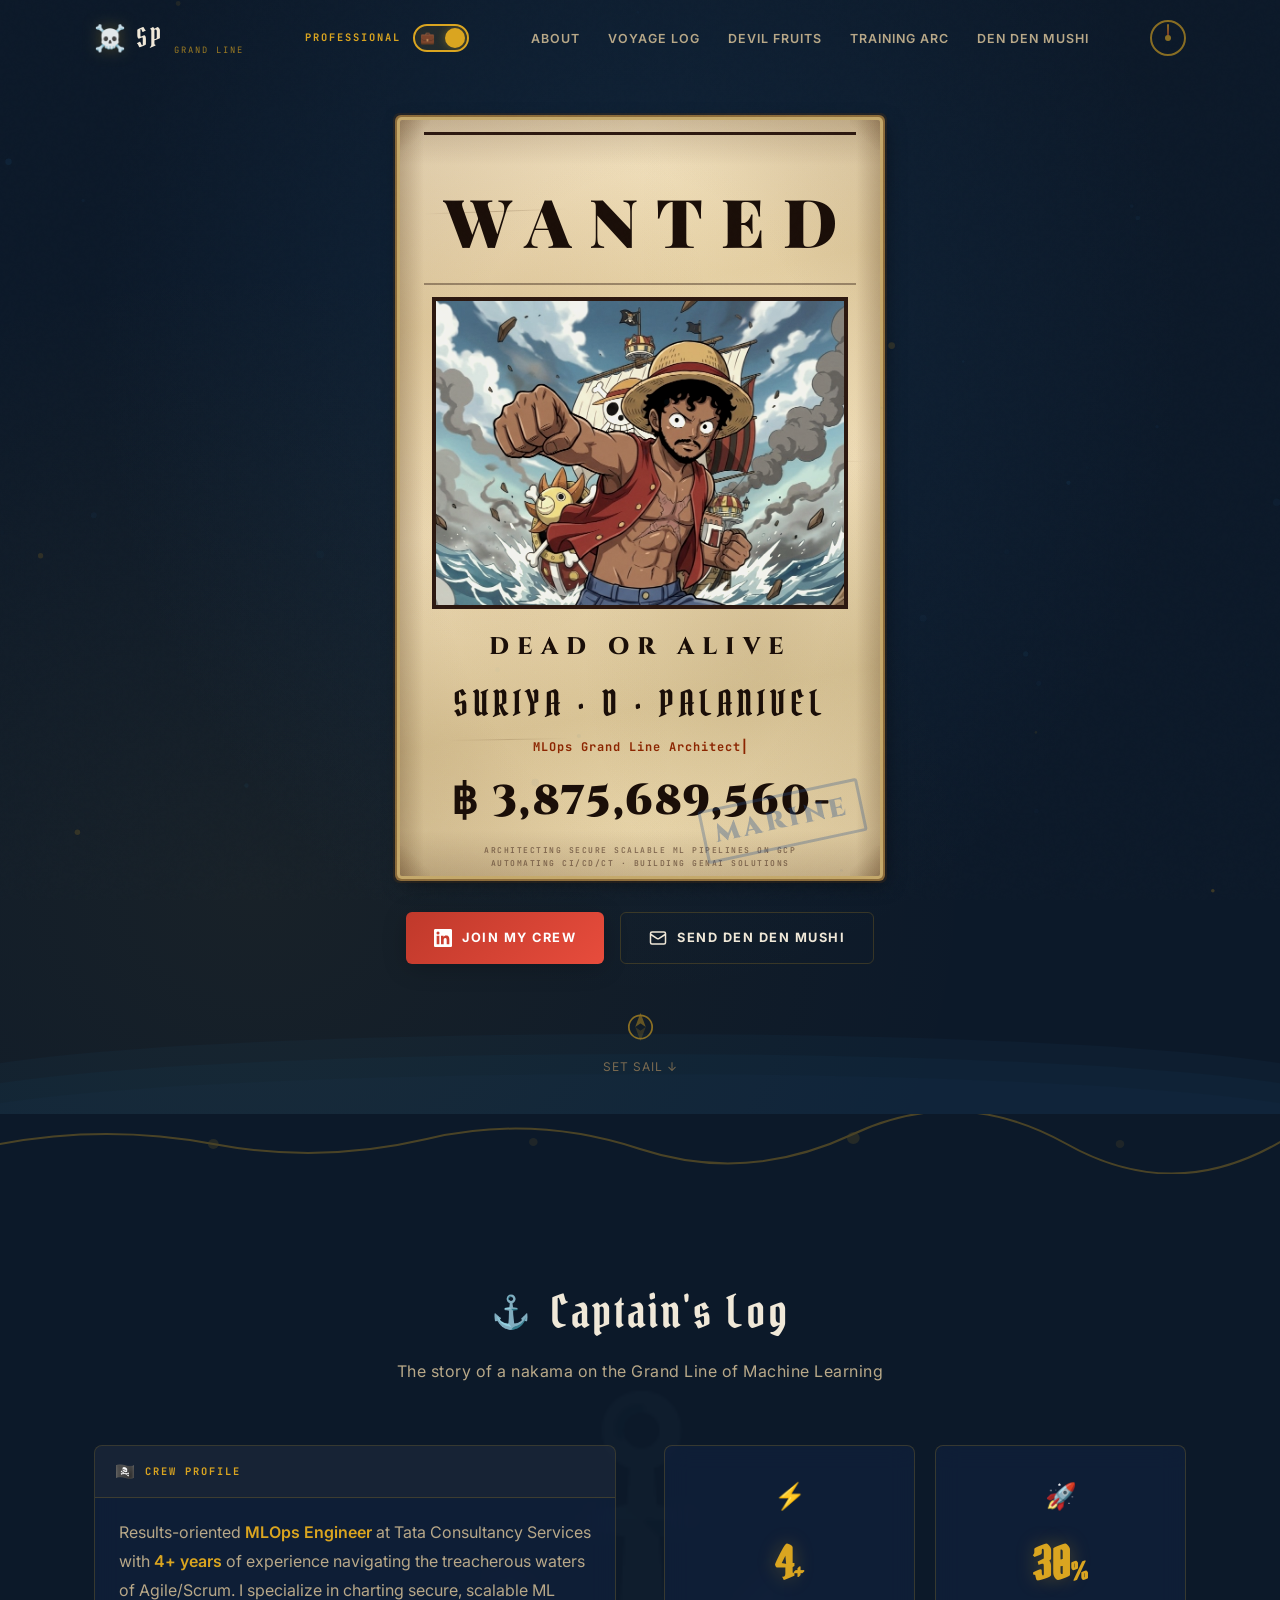
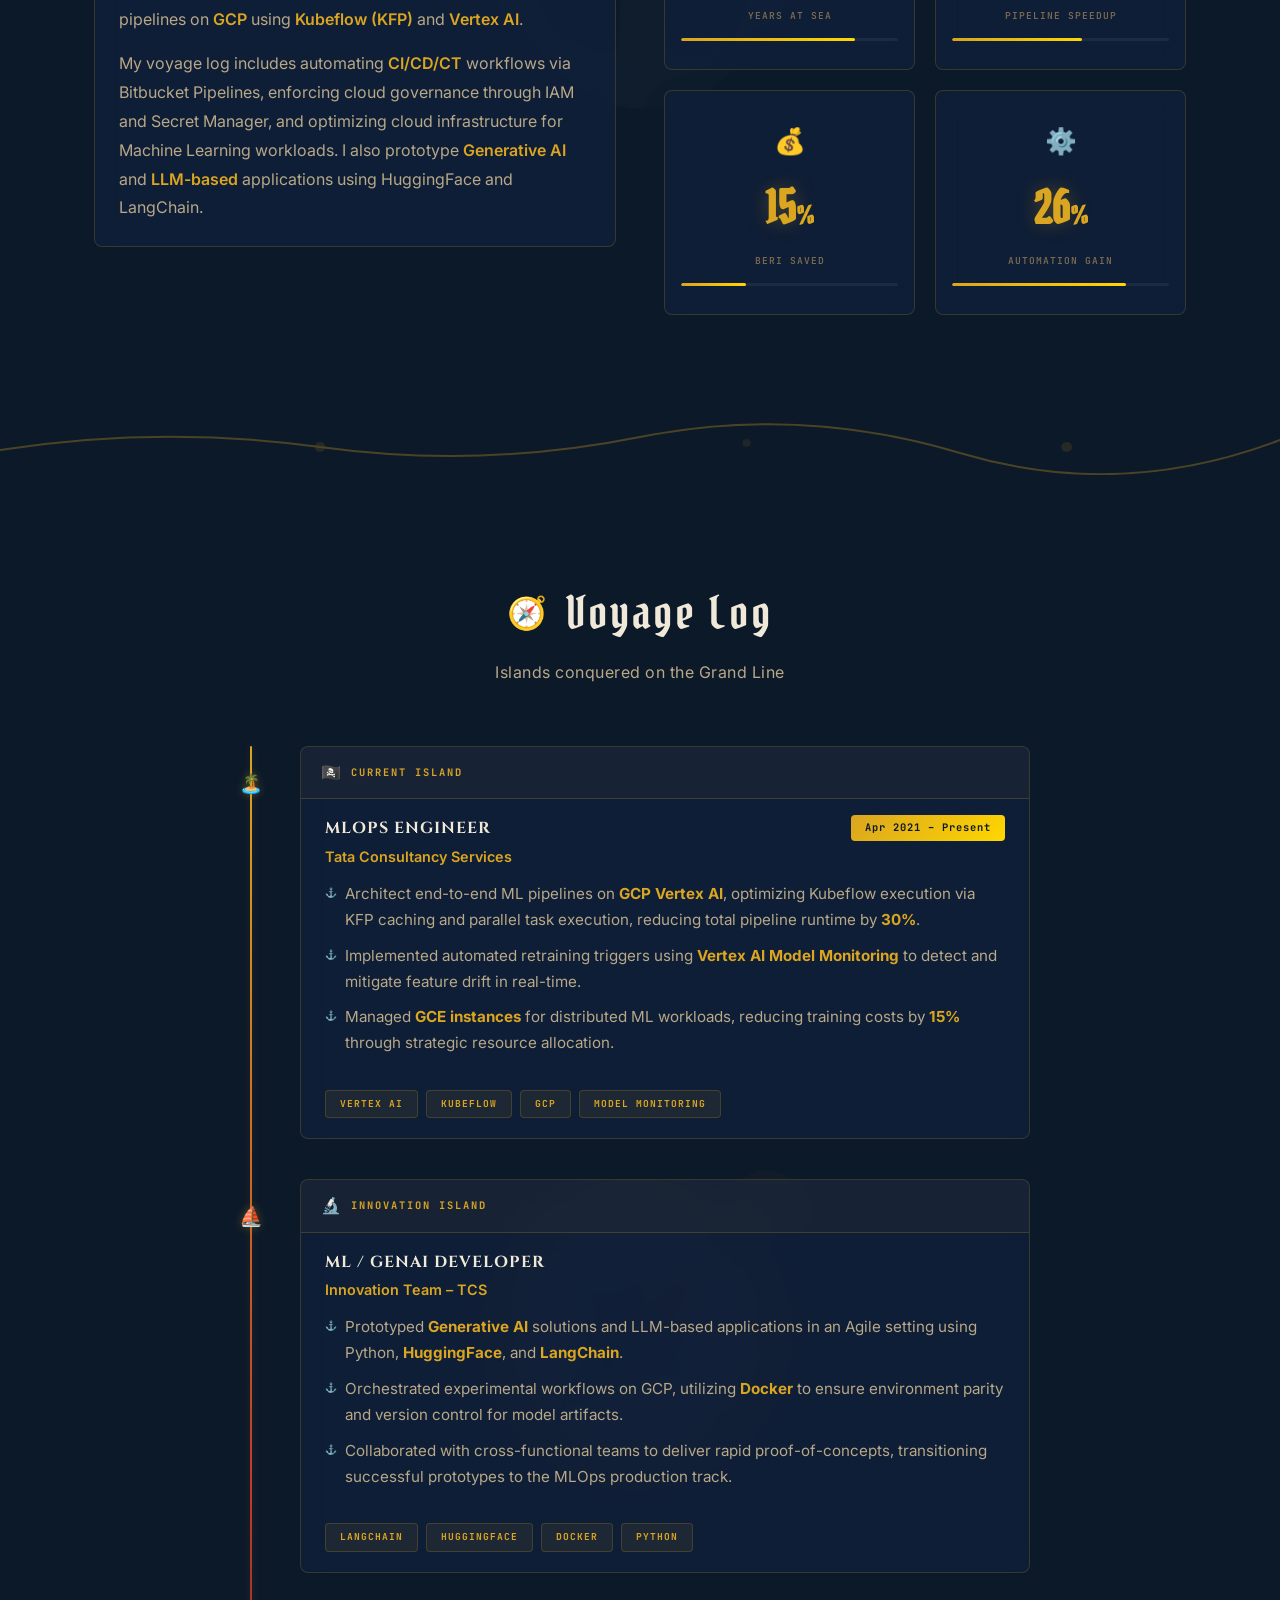
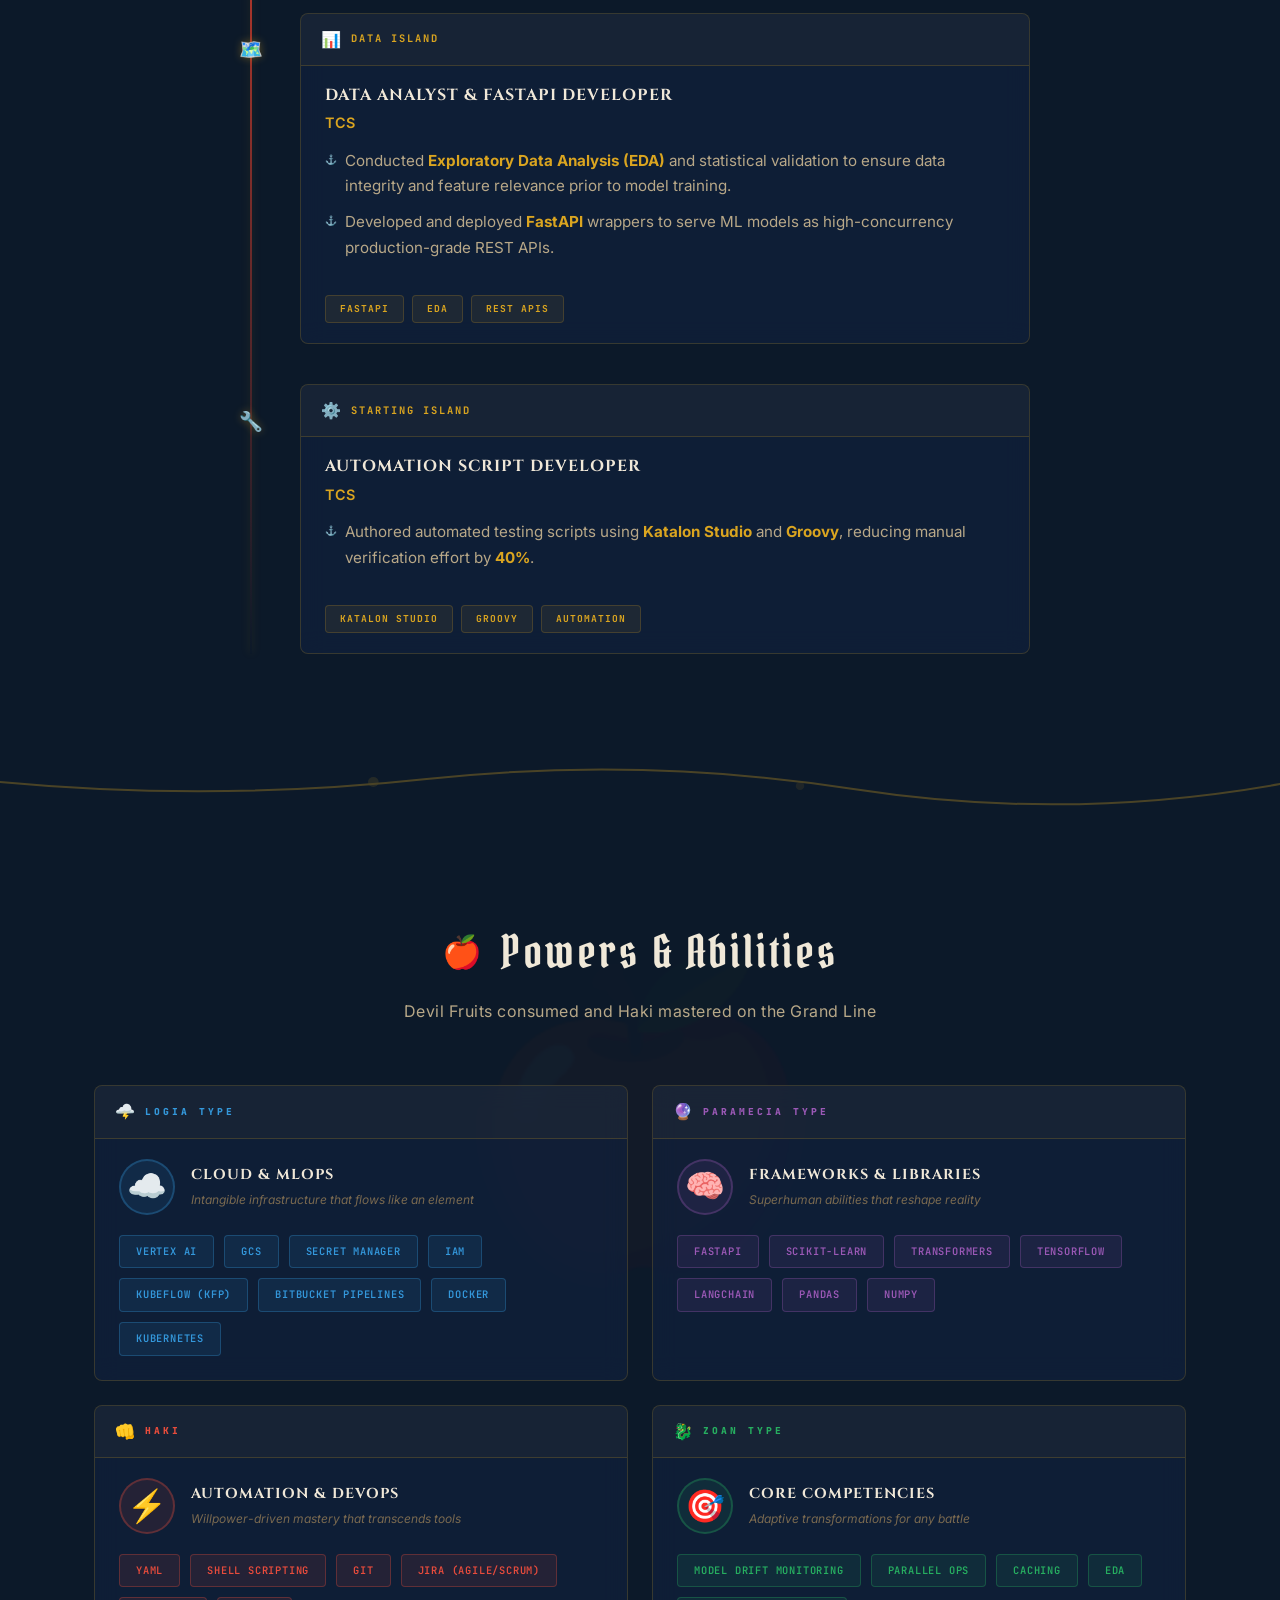
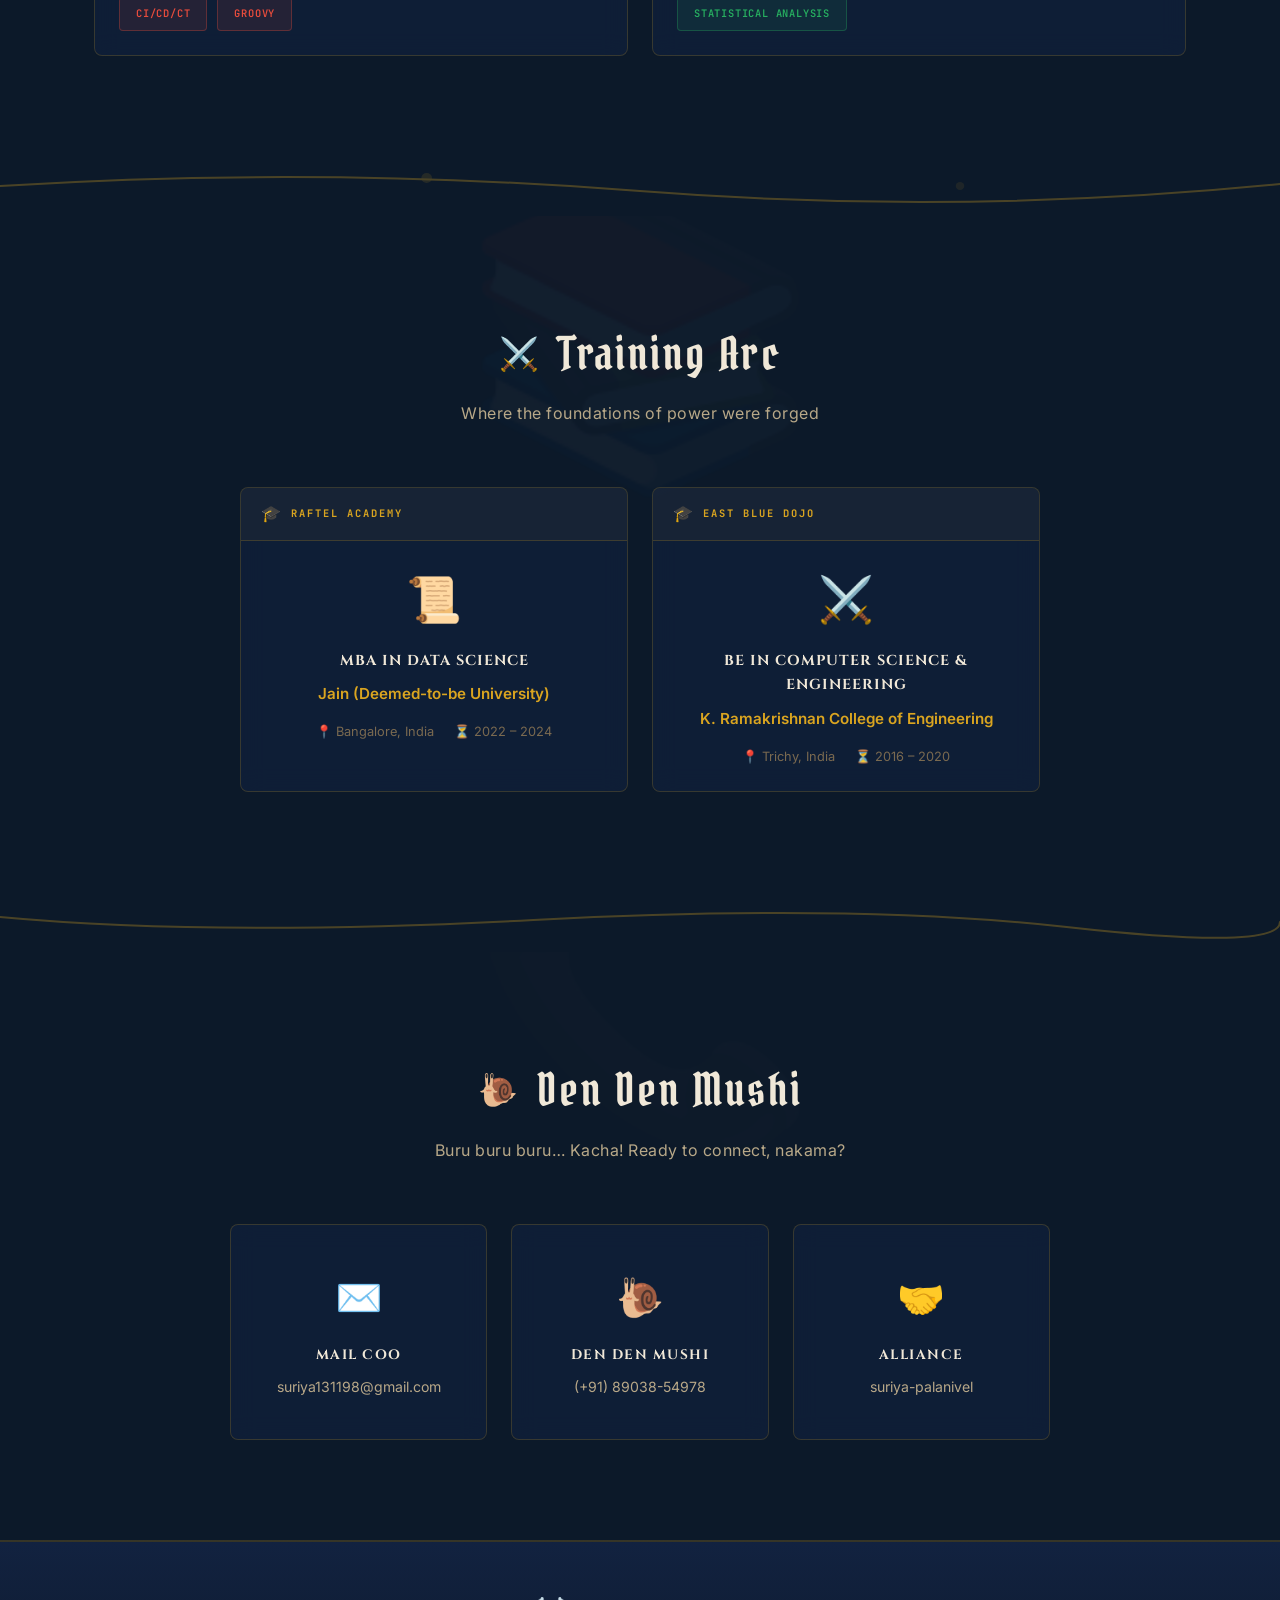
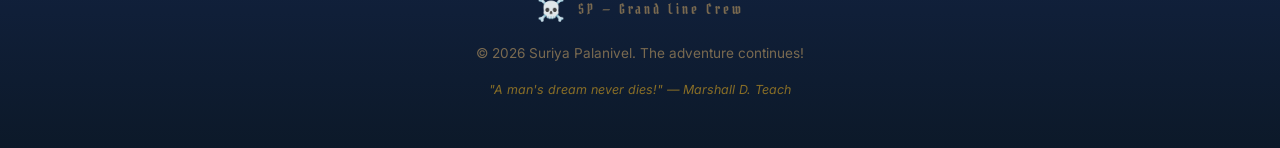
<file: index.html>
<!DOCTYPE html>
<html lang="en" data-theme="onepiece">

<head>
    <meta charset="UTF-8">
    <meta name="viewport" content="width=device-width, initial-scale=1.0">
    <meta name="description"
        content="Suriya Palanivel – MLOps Engineer specializing in scalable ML pipelines on GCP, Kubeflow, Vertex AI, and GenAI solutions.">
    <title>Suriya Palanivel | MLOps Engineer</title>
    <link rel="preconnect" href="https://fonts.googleapis.com">
    <link rel="preconnect" href="https://fonts.gstatic.com" crossorigin>
    <link
        href="https://fonts.googleapis.com/css2?family=Pirata+One&family=Cinzel:wght@400;500;600;700;800;900&family=Playfair+Display:wght@400;500;600;700;800;900&family=Inter:wght@300;400;500;600;700;800;900&family=JetBrains+Mono:wght@400;500;600;700;800&family=Outfit:wght@400;500;600;700;800&display=swap"
        rel="stylesheet">
    <link rel="stylesheet" href="index.css">
</head>

<body>
    <!-- ===== OCEAN WAVES CANVAS (One Piece theme) ===== -->
    <canvas id="oceanCanvas"></canvas>

    <!-- ===== PARCHMENT OVERLAY (One Piece theme) ===== -->
    <div class="parchment-overlay"></div>

    <!-- ===== PARTICLE CANVAS (Professional theme) ===== -->
    <canvas id="particleCanvas"></canvas>

    <!-- ===== NAVBAR ===== -->
    <nav class="navbar" id="navbar">
        <div class="nav-container">
            <!-- One Piece Logo -->
            <a href="#hero" class="nav-logo op-logo" id="nav-logo-op">
                <span class="logo-skull">☠️</span>
                <span class="logo-text">SP</span>
                <span class="logo-flag">Grand Line</span>
            </a>
            <!-- Professional Logo -->
            <a href="#hero" class="nav-logo pro-logo" id="nav-logo-pro">S<span class="accent">.</span>P</a>

            <!-- ===== THEME TOGGLE SWITCH ===== -->
            <div class="theme-toggle-wrapper" id="themeToggleWrapper">
                <span class="toggle-label" id="toggleLabel">Professional</span>
                <label class="theme-switch" for="themeToggle">
                    <input type="checkbox" id="themeToggle" checked>
                    <span class="switch-slider">
                        <span class="switch-icon switch-icon-op">☠️</span>
                        <span class="switch-icon switch-icon-pro">💼</span>
                    </span>
                </label>
            </div>

            <button class="nav-toggle" id="navToggle" aria-label="Toggle navigation">
                <span></span><span></span><span></span>
            </button>

            <ul class="nav-links" id="navLinks">
                <!-- One Piece Nav -->
                <li class="op-nav-item"><a href="#about" data-island="1">About</a></li>
                <li class="op-nav-item"><a href="#experience" data-island="2">Voyage Log</a></li>
                <li class="op-nav-item"><a href="#skills" data-island="3">Devil Fruits</a></li>
                <li class="op-nav-item"><a href="#education" data-island="4">Training Arc</a></li>
                <li class="op-nav-item"><a href="#contact" data-island="5">Den Den Mushi</a></li>
                <!-- Professional Nav -->
                <li class="pro-nav-item"><a href="#about">About</a></li>
                <li class="pro-nav-item"><a href="#experience">Experience</a></li>
                <li class="pro-nav-item"><a href="#skills">Skills</a></li>
                <li class="pro-nav-item"><a href="#education">Education</a></li>
                <li class="pro-nav-item"><a href="#contact">Contact</a></li>
            </ul>

            <!-- Log Pose indicator (One Piece only) -->
            <div class="log-pose" id="logPose">
                <div class="log-pose-needle" id="logPoseNeedle"></div>
                <div class="log-pose-ring"></div>
            </div>
        </div>
    </nav>

    <!-- ===== HERO ===== -->
    <section class="hero" id="hero">
        <!-- One Piece Hero BG -->
        <div class="hero-ocean-bg">
            <div class="wave wave-1"></div>
            <div class="wave wave-2"></div>
            <div class="wave wave-3"></div>
        </div>

        <div class="hero-content">
            <!-- ===== ONE PIECE HERO: WANTED POSTER ===== -->
            <div class="wanted-poster op-only" id="wantedPoster">
                <div class="poster-scratch scratch-1"></div>
                <div class="poster-scratch scratch-2"></div>
                <div class="poster-scratch scratch-3"></div>
                <div class="poster-corner corner-tl"></div>
                <div class="poster-corner corner-tr"></div>
                <div class="poster-corner corner-bl"></div>
                <div class="poster-corner corner-br"></div>

                <div class="wanted-header">WANTED</div>

                <div class="wanted-photo">
                    <div class="wanted-photo-inner">
                        <img src="portfolio - onePiece/unnamed.jpg" alt="Suriya Palanivel" class="wanted-img" />
                    </div>
                </div>

                <div class="wanted-dead-or-alive">DEAD OR ALIVE</div>
                <h1 class="wanted-name">SURIYA · D · PALANIVEL</h1>

                <div class="wanted-title-wrapper">
                    <span class="wanted-title-typed" id="typedTextOP"></span>
                    <span class="cursor">|</span>
                </div>

                <div class="wanted-bounty">
                    <span class="bounty-amount" id="bountyAmount">฿ 0</span>
                    <span class="bounty-dash">-</span>
                </div>

                <div class="wanted-fine-print">
                    ARCHITECTING SECURE SCALABLE ML PIPELINES ON GCP<br>
                    AUTOMATING CI/CD/CT · BUILDING GENAI SOLUTIONS
                </div>

                <div class="wanted-stamp">MARINE</div>
            </div>

            <!-- ===== PROFESSIONAL HERO ===== -->
            <div class="pro-only">
                <p class="hero-greeting reveal">Hello, I'm</p>
                <h1 class="hero-name reveal">Suriya Palanivel</h1>
                <div class="hero-title-wrapper reveal">
                    <span class="hero-title-static">I'm a&nbsp;</span>
                    <span class="hero-title-typed" id="typedTextPro"></span>
                    <span class="cursor">|</span>
                </div>
                <p class="hero-tagline reveal">Architecting secure, scalable ML pipelines on GCP &middot; Automating
                    CI/CD/CT &middot; Building GenAI solutions</p>
            </div>

            <!-- Shared CTA -->
            <div class="hero-cta reveal">
                <a href="https://linkedin.com/in/suriya-palanivel" target="_blank" class="btn btn-primary"
                    id="linkedin-btn">
                    <svg width="18" height="18" viewBox="0 0 24 24" fill="currentColor">
                        <path
                            d="M20.447 20.452h-3.554v-5.569c0-1.328-.027-3.037-1.852-3.037-1.853 0-2.136 1.445-2.136 2.939v5.667H9.351V9h3.414v1.561h.046c.477-.9 1.637-1.85 3.37-1.85 3.601 0 4.267 2.37 4.267 5.455v6.286zM5.337 7.433a2.062 2.062 0 01-2.063-2.065 2.064 2.064 0 112.063 2.065zm1.782 13.019H3.555V9h3.564v11.452zM22.225 0H1.771C.792 0 0 .774 0 1.729v20.542C0 23.227.792 24 1.771 24h20.451C23.2 24 24 23.227 24 22.271V1.729C24 .774 23.2 0 22.222 0h.003z" />
                    </svg>
                    <span class="op-btn-text">Join My Crew</span>
                    <span class="pro-btn-text">LinkedIn</span>
                </a>
                <a href="mailto:suriya131198@gmail.com" class="btn btn-secondary" id="email-btn">
                    <svg width="18" height="18" viewBox="0 0 24 24" fill="none" stroke="currentColor" stroke-width="2">
                        <rect x="2" y="4" width="20" height="16" rx="2" />
                        <path d="m22 7-8.97 5.7a1.94 1.94 0 0 1-2.06 0L2 7" />
                    </svg>
                    <span class="op-btn-text">Send Den Den Mushi</span>
                    <span class="pro-btn-text">Say Hello</span>
                </a>
            </div>
        </div>

        <!-- Scroll Indicator -->
        <div class="scroll-indicator">
            <!-- One Piece Scroll -->
            <div class="compass-icon op-only">
                <svg width="28" height="28" viewBox="0 0 24 24" fill="none" stroke="currentColor" stroke-width="1.5">
                    <circle cx="12" cy="12" r="10" />
                    <polygon points="12,2 15,10 12,8 9,10" fill="currentColor" opacity="0.7" />
                    <polygon points="12,22 9,14 12,16 15,14" fill="currentColor" opacity="0.3" />
                </svg>
            </div>
            <!-- Pro Scroll -->
            <div class="mouse pro-only">
                <div class="wheel"></div>
            </div>
            <p class="op-scroll-text">Set Sail ↓</p>
            <p class="pro-scroll-text">Scroll down</p>
        </div>
    </section>

    <!-- ===== MAP ROUTE DIVIDER (One Piece only) ===== -->
    <div class="map-divider op-only">
        <svg viewBox="0 0 1200 60" preserveAspectRatio="none">
            <path class="map-route" d="M0,30 Q100,10 200,30 T400,25 T600,35 T800,20 T1000,30 T1200,28"
                stroke="currentColor" stroke-width="2" fill="none" stroke-linecap="round" stroke-dasharray="8 6" />
            <circle class="map-island" cx="200" cy="30" r="5" fill="currentColor" opacity="0.4" />
            <circle class="map-island" cx="500" cy="28" r="4" fill="currentColor" opacity="0.3" />
            <circle class="map-island" cx="800" cy="24" r="6" fill="currentColor" opacity="0.4" />
            <circle class="map-island" cx="1050" cy="30" r="4" fill="currentColor" opacity="0.3" />
        </svg>
    </div>

    <!-- ===== ABOUT ===== -->
    <section class="section about" id="about">
        <div class="section-bg-emblem op-only">⚓</div>
        <div class="container">
            <h2 class="section-title reveal">
                <span class="title-icon op-only">⚓</span>
                <span class="op-title-text">Captain's Log</span>
                <span class="pro-title-text">About <span class="accent">Me</span></span>
            </h2>
            <p class="section-subtitle op-only reveal">The story of a nakama on the Grand Line of Machine Learning</p>

            <div class="about-grid">
                <div class="about-text reveal">
                    <!-- One Piece Card Version -->
                    <div class="op-card op-only">
                        <div class="op-card-header">
                            <span class="card-flag">🏴‍☠️</span>
                            <span class="card-label">CREW PROFILE</span>
                        </div>
                        <p>Results-oriented <strong>MLOps Engineer</strong> at Tata Consultancy Services with <strong>4+
                                years</strong> of experience navigating the treacherous waters of Agile/Scrum. I
                            specialize in charting
                            secure, scalable ML pipelines on <strong>GCP</strong> using <strong>Kubeflow (KFP)</strong>
                            and <strong>Vertex AI</strong>.</p>
                        <p>My voyage log includes automating <strong>CI/CD/CT</strong> workflows via Bitbucket
                            Pipelines, enforcing cloud governance through IAM and Secret Manager, and optimizing cloud
                            infrastructure for Machine Learning workloads. I also prototype <strong>Generative
                                AI</strong> and <strong>LLM-based</strong> applications using HuggingFace and LangChain.
                        </p>
                    </div>
                    <!-- Professional Version -->
                    <div class="pro-only">
                        <p>Results-oriented <strong>MLOps Engineer</strong> at Tata Consultancy Services with
                            <strong>4+ years</strong> of experience in Agile/Scrum environments. I specialize in
                            architecting secure, scalable ML pipelines on <strong>GCP</strong> using <strong>Kubeflow
                                (KFP)</strong> and <strong>Vertex AI</strong>.
                        </p>
                        <p>My proven track record includes automating <strong>CI/CD/CT</strong> workflows via Bitbucket
                            Pipelines, enforcing cloud governance through IAM and Secret Manager, and optimizing cloud
                            infrastructure for Machine Learning workloads. I also prototype <strong>Generative
                                AI</strong> and <strong>LLM-based</strong> applications using HuggingFace and LangChain.
                        </p>
                    </div>
                </div>

                <div class="about-stats reveal">
                    <!-- One Piece Stats -->
                    <div class="stat-card op-card op-only">
                        <span class="stat-emblem">⚡</span>
                        <span class="stat-number" data-target="4">0</span><span class="stat-suffix">+</span>
                        <span class="stat-label">Years at Sea</span>
                        <div class="stat-bar"><div class="stat-bar-fill" style="--fill: 80%"></div></div>
                    </div>
                    <div class="stat-card op-card op-only">
                        <span class="stat-emblem">🚀</span>
                        <span class="stat-number" data-target="30">0</span><span class="stat-suffix">%</span>
                        <span class="stat-label">Pipeline Speedup</span>
                        <div class="stat-bar"><div class="stat-bar-fill" style="--fill: 60%"></div></div>
                    </div>
                    <div class="stat-card op-card op-only">
                        <span class="stat-emblem">💰</span>
                        <span class="stat-number" data-target="15">0</span><span class="stat-suffix">%</span>
                        <span class="stat-label">Beri Saved</span>
                        <div class="stat-bar"><div class="stat-bar-fill" style="--fill: 30%"></div></div>
                    </div>
                    <div class="stat-card op-card op-only">
                        <span class="stat-emblem">⚙️</span>
                        <span class="stat-number" data-target="40">0</span><span class="stat-suffix">%</span>
                        <span class="stat-label">Automation Gain</span>
                        <div class="stat-bar"><div class="stat-bar-fill" style="--fill: 80%"></div></div>
                    </div>

                    <!-- Professional Stats -->
                    <div class="stat-card glass-card pro-only">
                        <span class="stat-number" data-target="4">0</span><span class="stat-suffix">+</span>
                        <span class="stat-label">Years Experience</span>
                    </div>
                    <div class="stat-card glass-card pro-only">
                        <span class="stat-number" data-target="30">0</span><span class="stat-suffix">%</span>
                        <span class="stat-label">Pipeline Speedup</span>
                    </div>
                    <div class="stat-card glass-card pro-only">
                        <span class="stat-number" data-target="15">0</span><span class="stat-suffix">%</span>
                        <span class="stat-label">Cost Reduction</span>
                    </div>
                    <div class="stat-card glass-card pro-only">
                        <span class="stat-number" data-target="40">0</span><span class="stat-suffix">%</span>
                        <span class="stat-label">Automation Gain</span>
                    </div>
                </div>
            </div>
        </div>
    </section>

    <!-- ===== MAP DIVIDER ===== -->
    <div class="map-divider op-only">
        <svg viewBox="0 0 1200 60" preserveAspectRatio="none">
            <path class="map-route" d="M0,35 Q150,10 300,32 T600,22 T900,38 T1200,25" stroke="currentColor"
                stroke-width="2" fill="none" stroke-linecap="round" stroke-dasharray="8 6" />
            <circle class="map-island" cx="300" cy="32" r="5" fill="currentColor" opacity="0.4" />
            <circle class="map-island" cx="700" cy="28" r="4" fill="currentColor" opacity="0.3" />
            <circle class="map-island" cx="1000" cy="32" r="5" fill="currentColor" opacity="0.4" />
        </svg>
    </div>

    <!-- ===== EXPERIENCE ===== -->
    <section class="section experience" id="experience">
        <div class="section-bg-emblem op-only">🧭</div>
        <div class="container">
            <h2 class="section-title reveal">
                <span class="title-icon op-only">🧭</span>
                <span class="op-title-text">Voyage Log</span>
                <span class="pro-title-text">Work <span class="accent">Experience</span></span>
            </h2>
            <p class="section-subtitle op-only reveal">Islands conquered on the Grand Line</p>

            <div class="timeline">
                <!-- Role 1 -->
                <div class="timeline-item reveal">
                    <div class="timeline-dot">
                        <span class="dot-island op-only">🏝️</span>
                    </div>
                    <div class="timeline-content glass-card">
                        <div class="op-card-header op-only">
                            <span class="card-flag">🏴‍☠️</span>
                            <span class="card-label">CURRENT ISLAND</span>
                        </div>
                        <div class="timeline-header">
                            <div>
                                <h3>MLOps Engineer</h3>
                                <p class="company">Tata Consultancy Services</p>
                            </div>
                            <span class="timeline-date">Apr 2021 – Present</span>
                        </div>
                        <ul class="timeline-details">
                            <li>Architect end-to-end ML pipelines on <strong>GCP Vertex AI</strong>, optimizing Kubeflow
                                execution via KFP caching and parallel task execution, reducing total pipeline runtime
                                by <strong>30%</strong>.</li>
                            <li>Implemented automated retraining triggers using <strong>Vertex AI Model
                                    Monitoring</strong> to detect and mitigate feature drift in real-time.</li>
                            <li>Managed <strong>GCE instances</strong> for distributed ML workloads, reducing training
                                costs by <strong>15%</strong> through strategic resource allocation.</li>
                        </ul>
                        <div class="timeline-tags">
                            <span class="tag">Vertex AI</span>
                            <span class="tag">Kubeflow</span>
                            <span class="tag">GCP</span>
                            <span class="tag">Model Monitoring</span>
                        </div>
                    </div>
                </div>

                <!-- Role 2 -->
                <div class="timeline-item reveal">
                    <div class="timeline-dot">
                        <span class="dot-island op-only">⛵</span>
                    </div>
                    <div class="timeline-content glass-card">
                        <div class="op-card-header op-only">
                            <span class="card-flag">🔬</span>
                            <span class="card-label">INNOVATION ISLAND</span>
                        </div>
                        <div class="timeline-header">
                            <div>
                                <h3>ML / GenAI Developer</h3>
                                <p class="company">Innovation Team – TCS</p>
                            </div>
                        </div>
                        <ul class="timeline-details">
                            <li>Prototyped <strong>Generative AI</strong> solutions and LLM-based applications in an
                                Agile setting using Python, <strong>HuggingFace</strong>, and <strong>LangChain</strong>.
                            </li>
                            <li>Orchestrated experimental workflows on GCP, utilizing <strong>Docker</strong> to ensure
                                environment parity and version control for model artifacts.</li>
                            <li>Collaborated with cross-functional teams to deliver rapid proof-of-concepts,
                                transitioning successful prototypes to the MLOps production track.</li>
                        </ul>
                        <div class="timeline-tags">
                            <span class="tag">LangChain</span>
                            <span class="tag">HuggingFace</span>
                            <span class="tag">Docker</span>
                            <span class="tag">Python</span>
                        </div>
                    </div>
                </div>

                <!-- Role 3 -->
                <div class="timeline-item reveal">
                    <div class="timeline-dot">
                        <span class="dot-island op-only">🗺️</span>
                    </div>
                    <div class="timeline-content glass-card">
                        <div class="op-card-header op-only">
                            <span class="card-flag">📊</span>
                            <span class="card-label">DATA ISLAND</span>
                        </div>
                        <div class="timeline-header">
                            <div>
                                <h3>Data Analyst & FastAPI Developer</h3>
                                <p class="company">TCS</p>
                            </div>
                        </div>
                        <ul class="timeline-details">
                            <li>Conducted <strong>Exploratory Data Analysis (EDA)</strong> and statistical validation to
                                ensure data integrity and feature relevance prior to model training.</li>
                            <li>Developed and deployed <strong>FastAPI</strong> wrappers to serve ML models as
                                high-concurrency production-grade REST APIs.</li>
                        </ul>
                        <div class="timeline-tags">
                            <span class="tag">FastAPI</span>
                            <span class="tag">EDA</span>
                            <span class="tag">REST APIs</span>
                        </div>
                    </div>
                </div>

                <!-- Role 4 -->
                <div class="timeline-item reveal">
                    <div class="timeline-dot">
                        <span class="dot-island op-only">🔧</span>
                    </div>
                    <div class="timeline-content glass-card">
                        <div class="op-card-header op-only">
                            <span class="card-flag">⚙️</span>
                            <span class="card-label">STARTING ISLAND</span>
                        </div>
                        <div class="timeline-header">
                            <div>
                                <h3>Automation Script Developer</h3>
                                <p class="company">TCS</p>
                            </div>
                        </div>
                        <ul class="timeline-details">
                            <li>Authored automated testing scripts using <strong>Katalon Studio</strong> and
                                <strong>Groovy</strong>, reducing manual verification effort by <strong>40%</strong>.
                            </li>
                        </ul>
                        <div class="timeline-tags">
                            <span class="tag">Katalon Studio</span>
                            <span class="tag">Groovy</span>
                            <span class="tag">Automation</span>
                        </div>
                    </div>
                </div>
            </div>
        </div>
    </section>

    <!-- ===== MAP DIVIDER ===== -->
    <div class="map-divider op-only">
        <svg viewBox="0 0 1200 60" preserveAspectRatio="none">
            <path class="map-route" d="M0,28 Q200,48 400,25 T800,35 T1200,30" stroke="currentColor" stroke-width="2"
                fill="none" stroke-linecap="round" stroke-dasharray="8 6" />
            <circle class="map-island" cx="350" cy="28" r="5" fill="currentColor" opacity="0.4" />
            <circle class="map-island" cx="750" cy="32" r="4" fill="currentColor" opacity="0.3" />
        </svg>
    </div>

    <!-- ===== SKILLS ===== -->
    <section class="section skills" id="skills">
        <div class="section-bg-emblem op-only">🍎</div>
        <div class="container">
            <h2 class="section-title reveal">
                <span class="title-icon op-only">🍎</span>
                <span class="op-title-text">Powers & Abilities</span>
                <span class="pro-title-text">Technical <span class="accent">Skills</span></span>
            </h2>
            <p class="section-subtitle op-only reveal">Devil Fruits consumed and Haki mastered on the Grand Line</p>

            <div class="skills-grid">
                <!-- ===== ONE PIECE SKILLS ===== -->
                <!-- Logia — Cloud Infrastructure -->
                <div class="skill-category op-card op-only reveal" data-fruit="logia">
                    <div class="op-card-header">
                        <span class="card-flag">🌩️</span>
                        <span class="card-label fruit-type logia-badge">LOGIA TYPE</span>
                    </div>
                    <div class="skill-category-header">
                        <div class="fruit-icon logia-icon">☁️</div>
                        <div>
                            <h3>Cloud & MLOps</h3>
                            <p class="fruit-desc">Intangible infrastructure that flows like an element</p>
                        </div>
                    </div>
                    <div class="skill-items">
                        <span class="skill-chip logia-chip">Vertex AI</span>
                        <span class="skill-chip logia-chip">GCS</span>
                        <span class="skill-chip logia-chip">Secret Manager</span>
                        <span class="skill-chip logia-chip">IAM</span>
                        <span class="skill-chip logia-chip">Kubeflow (KFP)</span>
                        <span class="skill-chip logia-chip">Bitbucket Pipelines</span>
                        <span class="skill-chip logia-chip">Docker</span>
                        <span class="skill-chip logia-chip">Kubernetes</span>
                    </div>
                </div>
                <!-- Paramecia — Frameworks -->
                <div class="skill-category op-card op-only reveal" data-fruit="paramecia">
                    <div class="op-card-header">
                        <span class="card-flag">🔮</span>
                        <span class="card-label fruit-type paramecia-badge">PARAMECIA TYPE</span>
                    </div>
                    <div class="skill-category-header">
                        <div class="fruit-icon paramecia-icon">🧠</div>
                        <div>
                            <h3>Frameworks & Libraries</h3>
                            <p class="fruit-desc">Superhuman abilities that reshape reality</p>
                        </div>
                    </div>
                    <div class="skill-items">
                        <span class="skill-chip paramecia-chip">FastAPI</span>
                        <span class="skill-chip paramecia-chip">Scikit-learn</span>
                        <span class="skill-chip paramecia-chip">Transformers</span>
                        <span class="skill-chip paramecia-chip">TensorFlow</span>
                        <span class="skill-chip paramecia-chip">LangChain</span>
                        <span class="skill-chip paramecia-chip">Pandas</span>
                        <span class="skill-chip paramecia-chip">NumPy</span>
                    </div>
                </div>
                <!-- Haki — Automation -->
                <div class="skill-category op-card op-only reveal" data-fruit="haki">
                    <div class="op-card-header">
                        <span class="card-flag">👊</span>
                        <span class="card-label fruit-type haki-badge">HAKI</span>
                    </div>
                    <div class="skill-category-header">
                        <div class="fruit-icon haki-icon">⚡</div>
                        <div>
                            <h3>Automation & DevOps</h3>
                            <p class="fruit-desc">Willpower-driven mastery that transcends tools</p>
                        </div>
                    </div>
                    <div class="skill-items">
                        <span class="skill-chip haki-chip">YAML</span>
                        <span class="skill-chip haki-chip">Shell Scripting</span>
                        <span class="skill-chip haki-chip">Git</span>
                        <span class="skill-chip haki-chip">Jira (Agile/Scrum)</span>
                        <span class="skill-chip haki-chip">CI/CD/CT</span>
                        <span class="skill-chip haki-chip">Groovy</span>
                    </div>
                </div>
                <!-- Zoan — Core Competencies -->
                <div class="skill-category op-card op-only reveal" data-fruit="zoan">
                    <div class="op-card-header">
                        <span class="card-flag">🐉</span>
                        <span class="card-label fruit-type zoan-badge">ZOAN TYPE</span>
                    </div>
                    <div class="skill-category-header">
                        <div class="fruit-icon zoan-icon">🎯</div>
                        <div>
                            <h3>Core Competencies</h3>
                            <p class="fruit-desc">Adaptive transformations for any battle</p>
                        </div>
                    </div>
                    <div class="skill-items">
                        <span class="skill-chip zoan-chip">Model Drift Monitoring</span>
                        <span class="skill-chip zoan-chip">Parallel Ops</span>
                        <span class="skill-chip zoan-chip">Caching</span>
                        <span class="skill-chip zoan-chip">EDA</span>
                        <span class="skill-chip zoan-chip">Statistical Analysis</span>
                    </div>
                </div>

                <!-- ===== PROFESSIONAL SKILLS ===== -->
                <div class="skill-category glass-card pro-only reveal">
                    <div class="skill-category-icon">
                        <svg width="32" height="32" viewBox="0 0 24 24" fill="none" stroke="currentColor" stroke-width="1.5"><path d="M19.5 9.5c-.32-3.36-3.11-6-6.5-6-2.64 0-4.93 1.57-5.97 3.83A5.002 5.002 0 0 0 2 12.5C2 15.54 4.46 18 7.5 18h11c2.49 0 4.5-2.01 4.5-4.5 0-2.34-1.79-4.27-4.08-4.49L19.5 9.5z"/></svg>
                    </div>
                    <h3>Cloud & MLOps</h3>
                    <div class="skill-items">
                        <span class="skill-chip">Vertex AI</span>
                        <span class="skill-chip">GCS</span>
                        <span class="skill-chip">Secret Manager</span>
                        <span class="skill-chip">IAM</span>
                        <span class="skill-chip">Kubeflow (KFP)</span>
                        <span class="skill-chip">Bitbucket Pipelines</span>
                        <span class="skill-chip">Docker</span>
                        <span class="skill-chip">Kubernetes</span>
                    </div>
                </div>
                <div class="skill-category glass-card pro-only reveal">
                    <div class="skill-category-icon">
                        <svg width="32" height="32" viewBox="0 0 24 24" fill="none" stroke="currentColor" stroke-width="1.5"><rect x="2" y="3" width="20" height="14" rx="2"/><line x1="8" y1="21" x2="16" y2="21"/><line x1="12" y1="17" x2="12" y2="21"/></svg>
                    </div>
                    <h3>Frameworks & Libraries</h3>
                    <div class="skill-items">
                        <span class="skill-chip">FastAPI</span>
                        <span class="skill-chip">Scikit-learn</span>
                        <span class="skill-chip">Transformers</span>
                        <span class="skill-chip">TensorFlow</span>
                        <span class="skill-chip">LangChain</span>
                        <span class="skill-chip">Pandas</span>
                        <span class="skill-chip">NumPy</span>
                    </div>
                </div>
                <div class="skill-category glass-card pro-only reveal">
                    <div class="skill-category-icon">
                        <svg width="32" height="32" viewBox="0 0 24 24" fill="none" stroke="currentColor" stroke-width="1.5"><polyline points="16 18 22 12 16 6"/><polyline points="8 6 2 12 8 18"/></svg>
                    </div>
                    <h3>Automation & DevOps</h3>
                    <div class="skill-items">
                        <span class="skill-chip">YAML</span>
                        <span class="skill-chip">Shell Scripting</span>
                        <span class="skill-chip">Git</span>
                        <span class="skill-chip">Jira (Agile/Scrum)</span>
                        <span class="skill-chip">CI/CD/CT</span>
                        <span class="skill-chip">Groovy</span>
                    </div>
                </div>
                <div class="skill-category glass-card pro-only reveal">
                    <div class="skill-category-icon">
                        <svg width="32" height="32" viewBox="0 0 24 24" fill="none" stroke="currentColor" stroke-width="1.5"><circle cx="12" cy="12" r="10"/><path d="M12 2a14.5 14.5 0 0 0 0 20 14.5 14.5 0 0 0 0-20"/><path d="M2 12h20"/></svg>
                    </div>
                    <h3>Core Competencies</h3>
                    <div class="skill-items">
                        <span class="skill-chip">Model Drift Monitoring</span>
                        <span class="skill-chip">Parallel Ops</span>
                        <span class="skill-chip">Caching</span>
                        <span class="skill-chip">EDA</span>
                        <span class="skill-chip">Statistical Analysis</span>
                    </div>
                </div>
            </div>
        </div>
    </section>

    <!-- ===== MAP DIVIDER ===== -->
    <div class="map-divider op-only">
        <svg viewBox="0 0 1200 60" preserveAspectRatio="none">
            <path class="map-route" d="M0,30 Q300,10 600,35 T1200,28" stroke="currentColor" stroke-width="2"
                fill="none" stroke-linecap="round" stroke-dasharray="8 6" />
            <circle class="map-island" cx="400" cy="22" r="5" fill="currentColor" opacity="0.4" />
            <circle class="map-island" cx="900" cy="30" r="4" fill="currentColor" opacity="0.3" />
        </svg>
    </div>

    <!-- ===== EDUCATION ===== -->
    <section class="section education" id="education">
        <div class="section-bg-emblem op-only">📚</div>
        <div class="container">
            <h2 class="section-title reveal">
                <span class="title-icon op-only">⚔️</span>
                <span class="op-title-text">Training Arc</span>
                <span class="pro-title-text">Education</span>
            </h2>
            <p class="section-subtitle op-only reveal">Where the foundations of power were forged</p>

            <div class="education-grid">
                <div class="edu-card glass-card reveal">
                    <div class="op-card-header op-only">
                        <span class="card-flag">🎓</span>
                        <span class="card-label">RAFTEL ACADEMY</span>
                    </div>
                    <div class="edu-emblem op-only">📜</div>
                    <div class="edu-icon pro-only">
                        <svg width="36" height="36" viewBox="0 0 24 24" fill="none" stroke="currentColor" stroke-width="1.5"><path d="M22 10v6M2 10l10-5 10 5-10 5z"/><path d="M6 12v5c0 1.1 2.69 3 6 3s6-1.9 6-3v-5"/></svg>
                    </div>
                    <h3>MBA in Data Science</h3>
                    <p class="edu-school">Jain (Deemed-to-be University)</p>
                    <p class="edu-meta">
                        <span><span class="op-only">📍</span><span class="pro-only">📍</span> Bangalore, India</span>
                        <span><span class="op-only">⏳</span><span class="pro-only">📅</span> 2022 – 2024</span>
                    </p>
                </div>
                <div class="edu-card glass-card reveal">
                    <div class="op-card-header op-only">
                        <span class="card-flag">🎓</span>
                        <span class="card-label">EAST BLUE DOJO</span>
                    </div>
                    <div class="edu-emblem op-only">⚔️</div>
                    <div class="edu-icon pro-only">
                        <svg width="36" height="36" viewBox="0 0 24 24" fill="none" stroke="currentColor" stroke-width="1.5"><path d="M22 10v6M2 10l10-5 10 5-10 5z"/><path d="M6 12v5c0 1.1 2.69 3 6 3s6-1.9 6-3v-5"/></svg>
                    </div>
                    <h3>BE in Computer Science & Engineering</h3>
                    <p class="edu-school">K. Ramakrishnan College of Engineering</p>
                    <p class="edu-meta">
                        <span><span class="op-only">📍</span><span class="pro-only">📍</span> Trichy, India</span>
                        <span><span class="op-only">⏳</span><span class="pro-only">📅</span> 2016 – 2020</span>
                    </p>
                </div>
            </div>
        </div>
    </section>

    <!-- ===== MAP DIVIDER ===== -->
    <div class="map-divider op-only">
        <svg viewBox="0 0 1200 60" preserveAspectRatio="none">
            <path class="map-route" d="M0,25 Q200,45 500,28 T1000,35 T1200,30" stroke="currentColor" stroke-width="2"
                fill="none" stroke-linecap="round" stroke-dasharray="8 6" />
        </svg>
    </div>

    <!-- ===== CONTACT ===== -->
    <section class="section contact" id="contact">
        <div class="section-bg-emblem op-only">📞</div>
        <div class="container">
            <h2 class="section-title reveal">
                <span class="title-icon op-only">🐌</span>
                <span class="op-title-text">Den Den Mushi</span>
                <span class="pro-title-text">Get In <span class="accent">Touch</span></span>
            </h2>
            <p class="section-subtitle reveal">
                <span class="op-sub-text">Buru buru buru… Kacha! Ready to connect, nakama?</span>
                <span class="pro-sub-text">Have a project in mind or just want to connect? Feel free to reach out!</span>
            </p>

            <div class="contact-grid">
                <div class="contact-cards reveal">
                    <a href="mailto:suriya131198@gmail.com" class="contact-card glass-card" id="contact-email">
                        <div class="contact-emblem op-only">✉️</div>
                        <div class="contact-card-icon pro-only">
                            <svg width="28" height="28" viewBox="0 0 24 24" fill="none" stroke="currentColor" stroke-width="1.5"><rect x="2" y="4" width="20" height="16" rx="2"/><path d="m22 7-8.97 5.7a1.94 1.94 0 0 1-2.06 0L2 7"/></svg>
                        </div>
                        <h4>
                            <span class="op-contact-label">Mail Coo</span>
                            <span class="pro-contact-label">Email</span>
                        </h4>
                        <p>suriya131198@gmail.com</p>
                    </a>
                    <a href="tel:+918903854978" class="contact-card glass-card" id="contact-phone">
                        <div class="contact-emblem op-only">🐌</div>
                        <div class="contact-card-icon pro-only">
                            <svg width="28" height="28" viewBox="0 0 24 24" fill="none" stroke="currentColor" stroke-width="1.5"><path d="M22 16.92v3a2 2 0 0 1-2.18 2 19.79 19.79 0 0 1-8.63-3.07 19.5 19.5 0 0 1-6-6A19.79 19.79 0 0 1 2.12 4.18 2 2 0 0 1 4.11 2h3a2 2 0 0 1 2 1.72c.127.96.361 1.903.7 2.81a2 2 0 0 1-.45 2.11L8.09 9.91a16 16 0 0 0 6 6l1.27-1.27a2 2 0 0 1 2.11-.45c.907.339 1.85.573 2.81.7A2 2 0 0 1 22 16.92z"/></svg>
                        </div>
                        <h4>
                            <span class="op-contact-label">Den Den Mushi</span>
                            <span class="pro-contact-label">Phone</span>
                        </h4>
                        <p>(+91) 89038-54978</p>
                    </a>
                    <a href="https://linkedin.com/in/suriya-palanivel" target="_blank" class="contact-card glass-card"
                        id="contact-linkedin">
                        <div class="contact-emblem op-only">🤝</div>
                        <div class="contact-card-icon pro-only">
                            <svg width="28" height="28" viewBox="0 0 24 24" fill="currentColor"><path d="M20.447 20.452h-3.554v-5.569c0-1.328-.027-3.037-1.852-3.037-1.853 0-2.136 1.445-2.136 2.939v5.667H9.351V9h3.414v1.561h.046c.477-.9 1.637-1.85 3.37-1.85 3.601 0 4.267 2.37 4.267 5.455v6.286zM5.337 7.433a2.062 2.062 0 01-2.063-2.065 2.064 2.064 0 112.063 2.065zm1.782 13.019H3.555V9h3.564v11.452zM22.225 0H1.771C.792 0 0 .774 0 1.729v20.542C0 23.227.792 24 1.771 24h20.451C23.2 24 24 23.227 24 22.271V1.729C24 .774 23.2 0 22.222 0h.003z"/></svg>
                        </div>
                        <h4>
                            <span class="op-contact-label">Alliance</span>
                            <span class="pro-contact-label">LinkedIn</span>
                        </h4>
                        <p>suriya-palanivel</p>
                    </a>
                </div>
            </div>
        </div>
    </section>

    <!-- ===== FOOTER ===== -->
    <footer class="footer">
        <div class="container">
            <div class="footer-content">
                <!-- One Piece Footer -->
                <p class="footer-logo op-only">
                    <span class="footer-skull">☠️</span>
                    SP — Grand Line Crew
                </p>
                <p>&copy; 2026 Suriya Palanivel. <span class="op-footer-text">The adventure continues!</span><span class="pro-footer-text">Built with passion.</span></p>
                <p class="footer-quote op-only">"A man's dream never dies!" — Marshall D. Teach</p>
            </div>
        </div>
    </footer>

    <script src="index.js"></script>
</body>

</html>
</file>
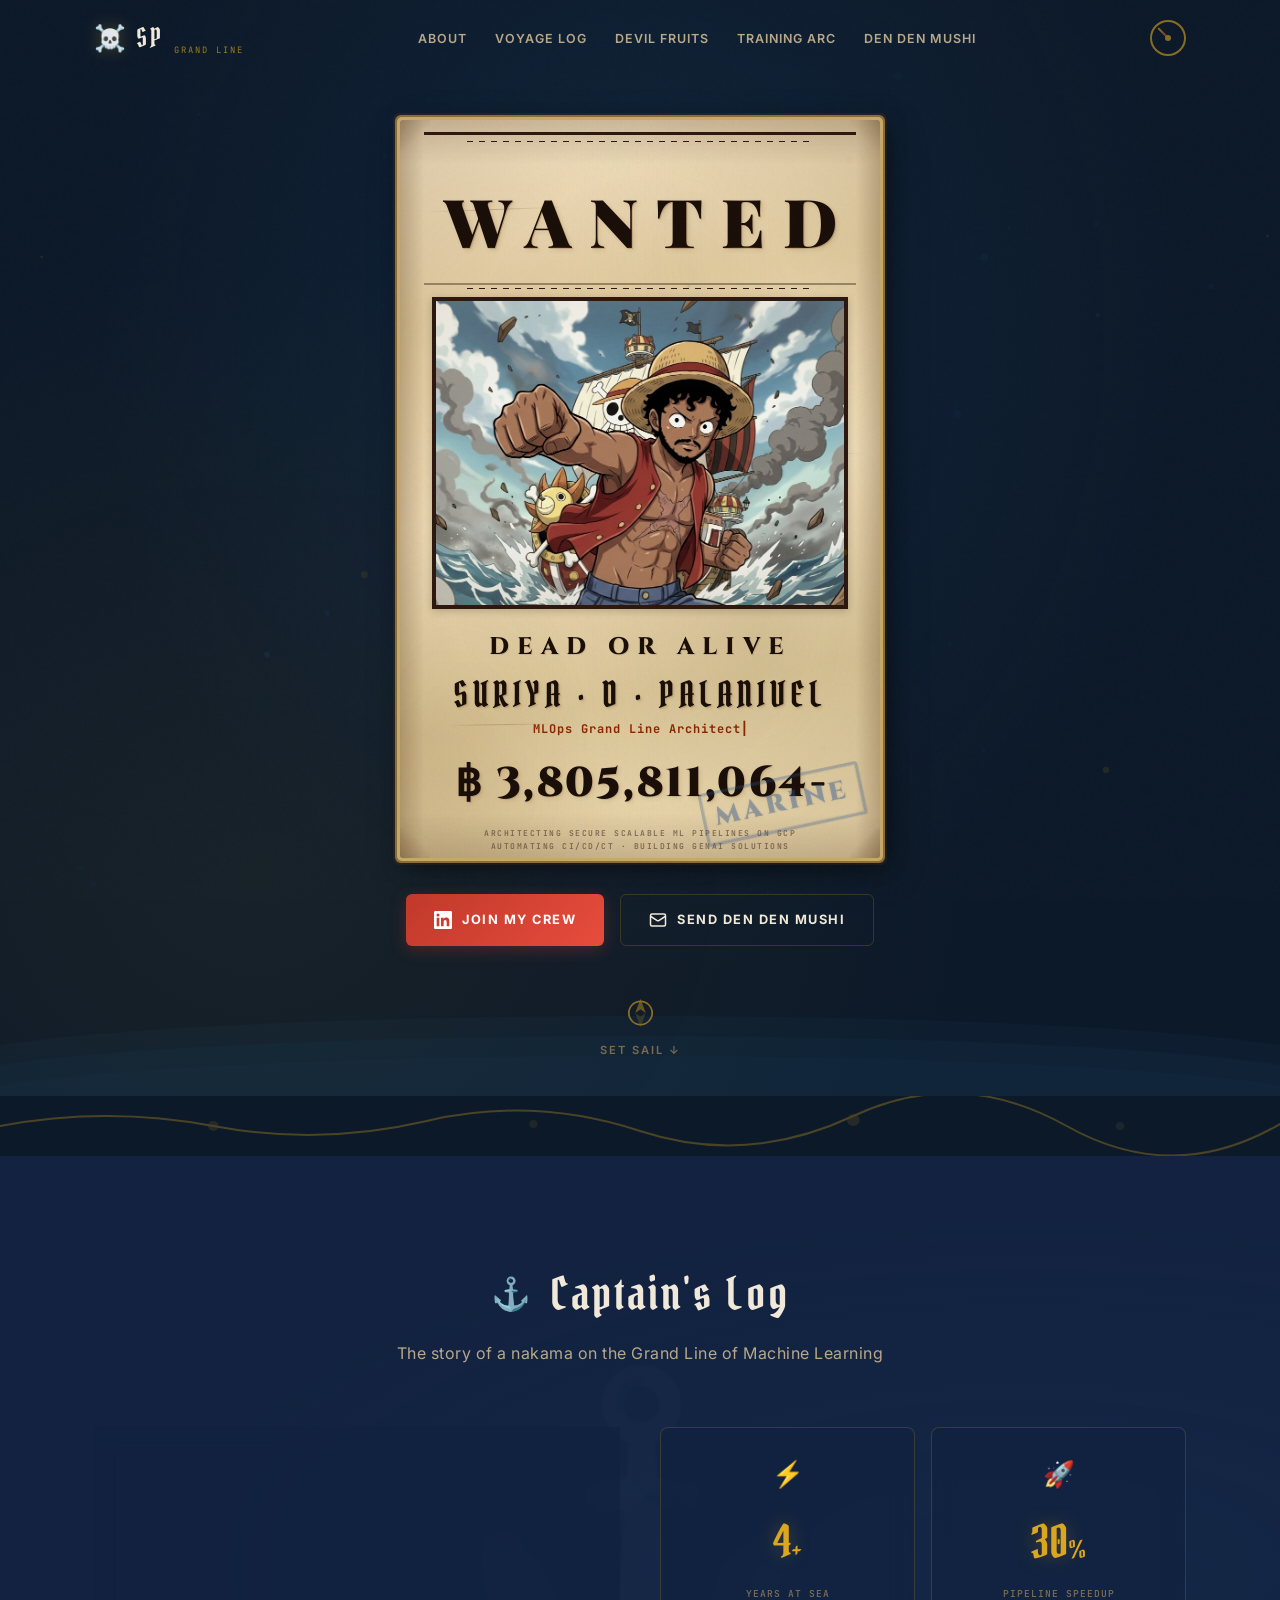
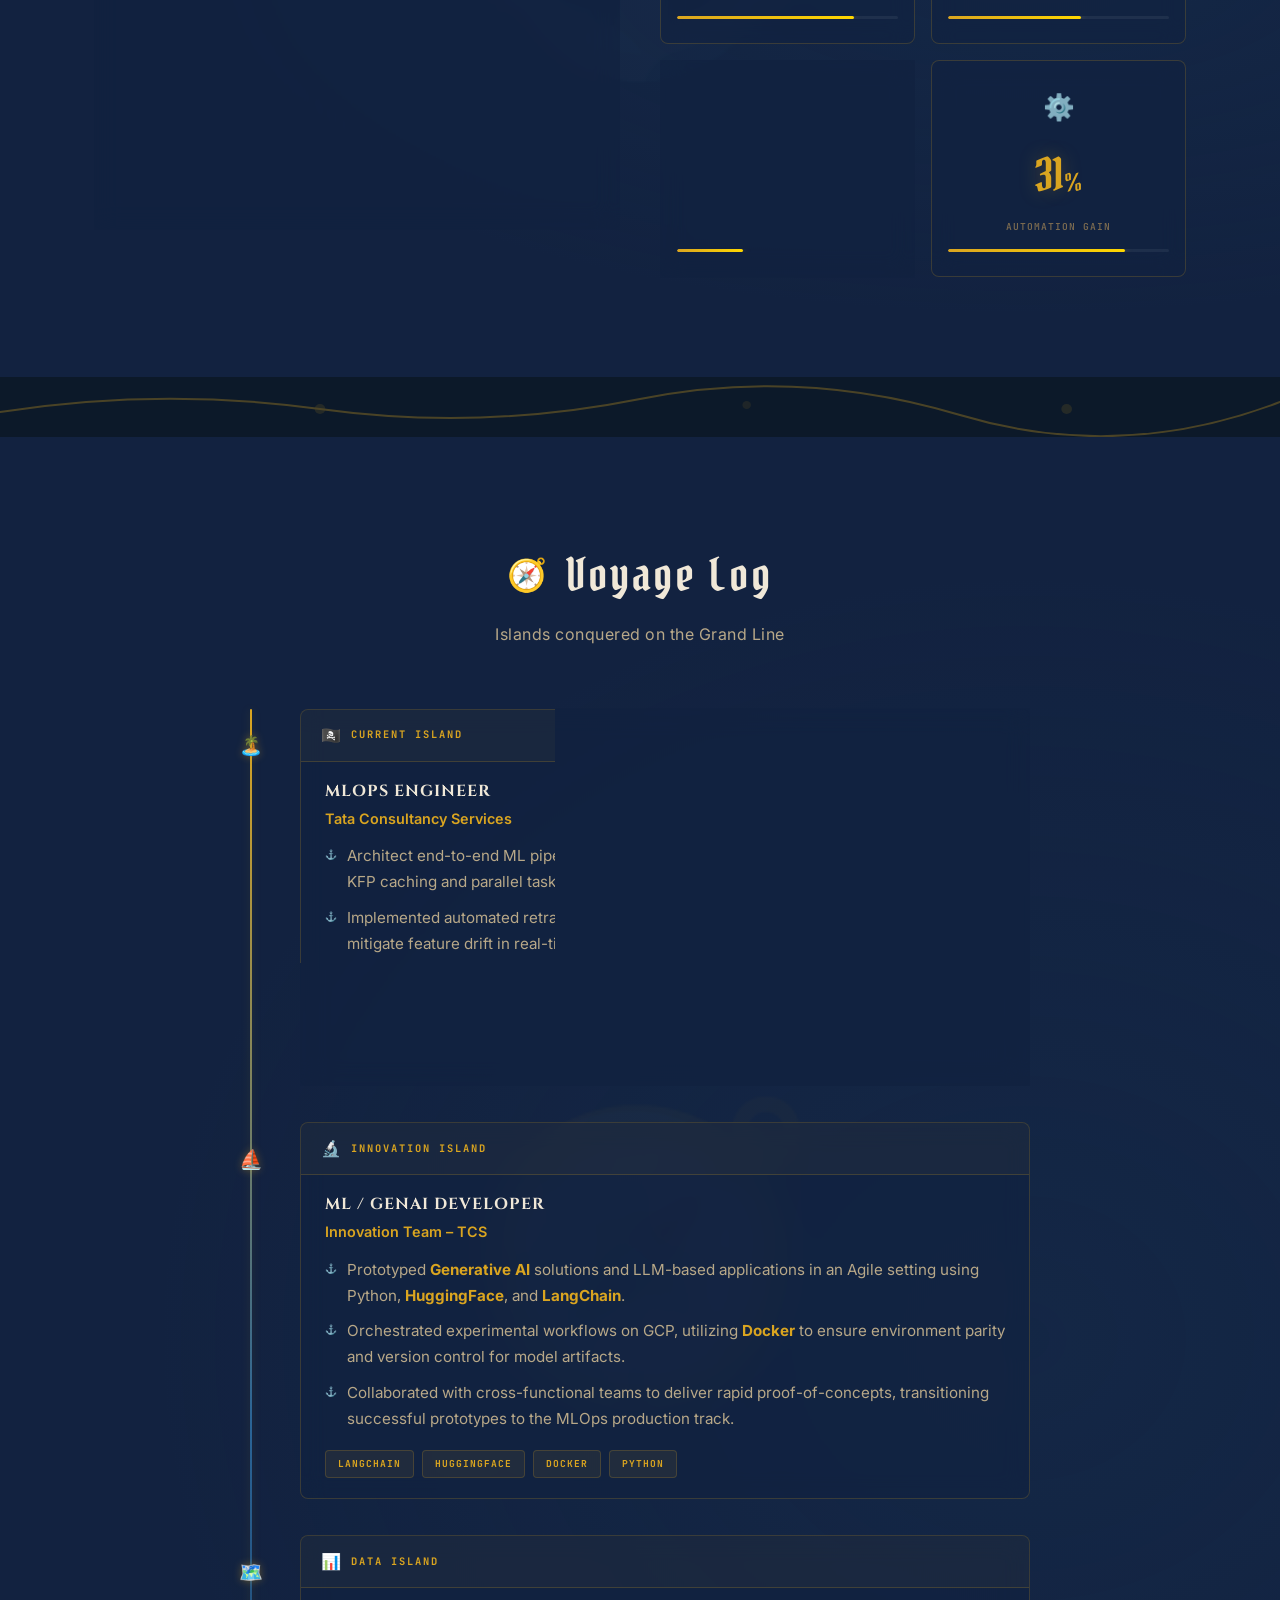
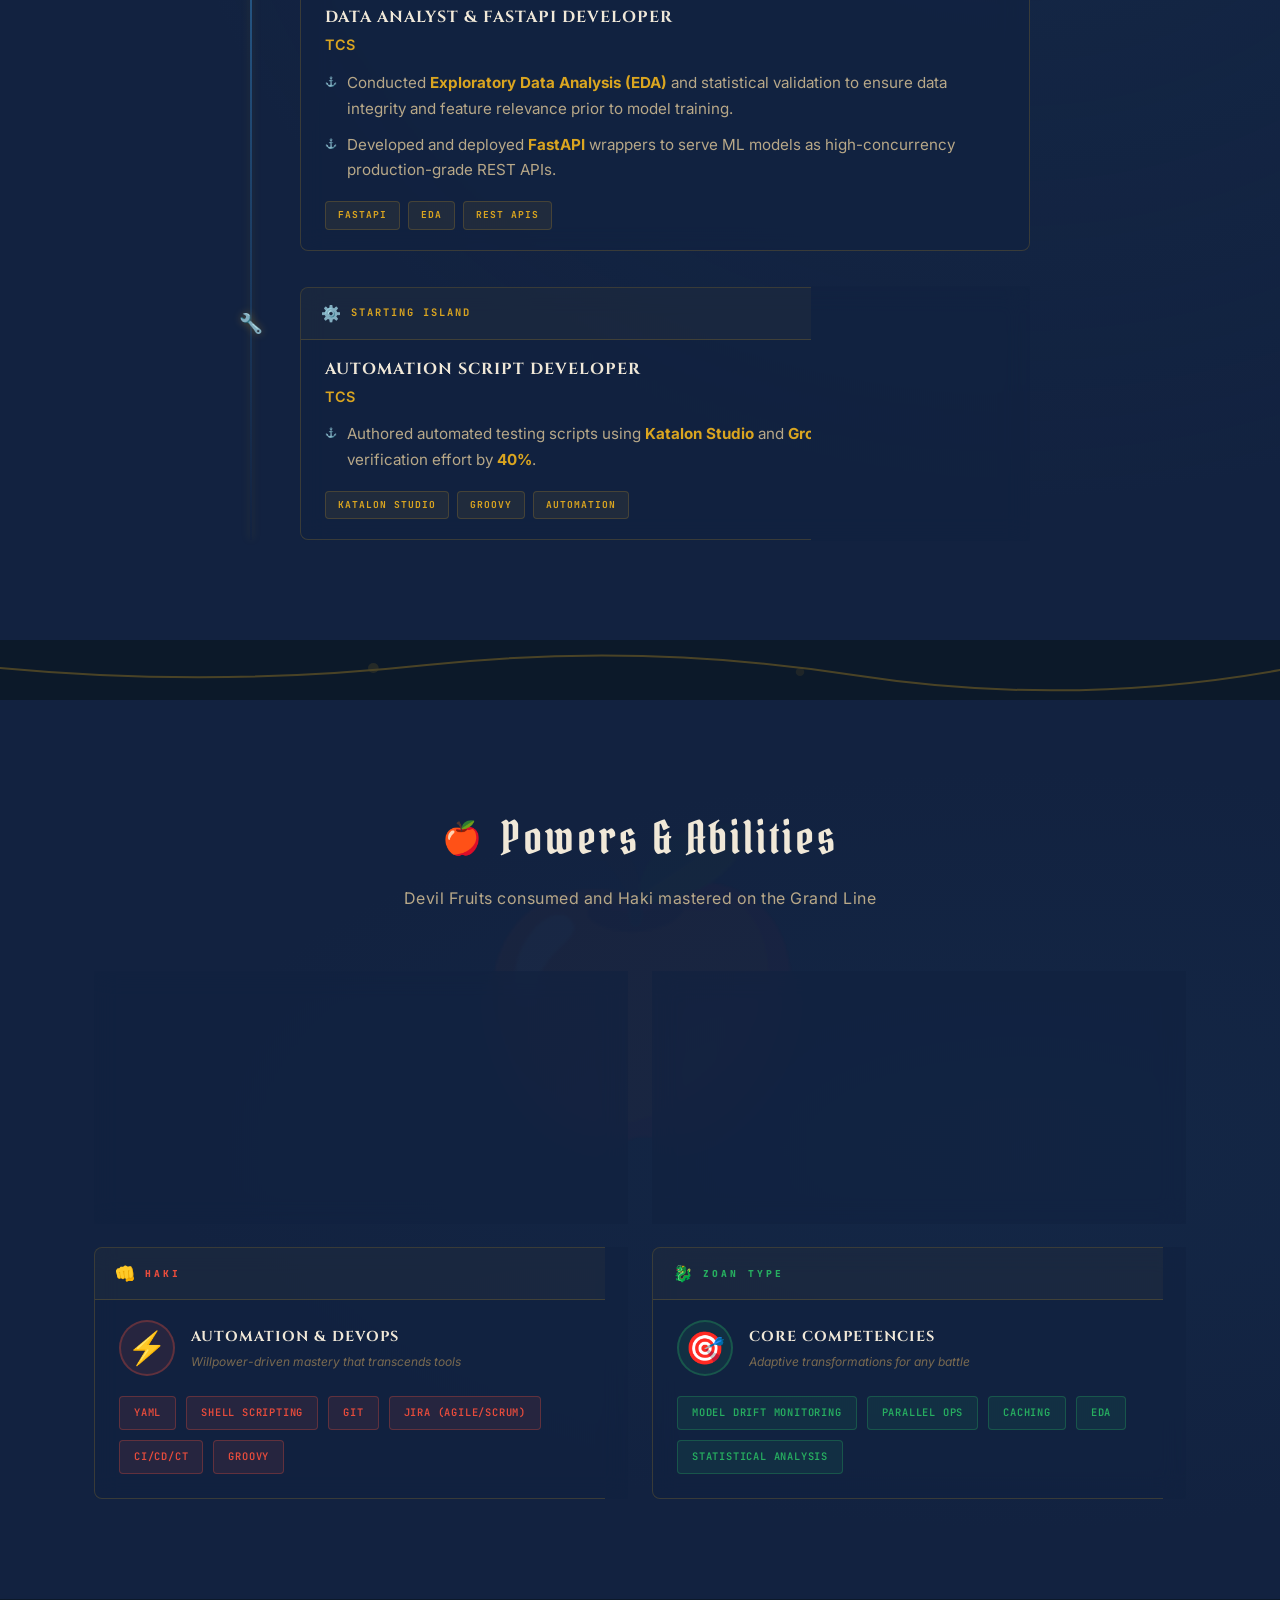
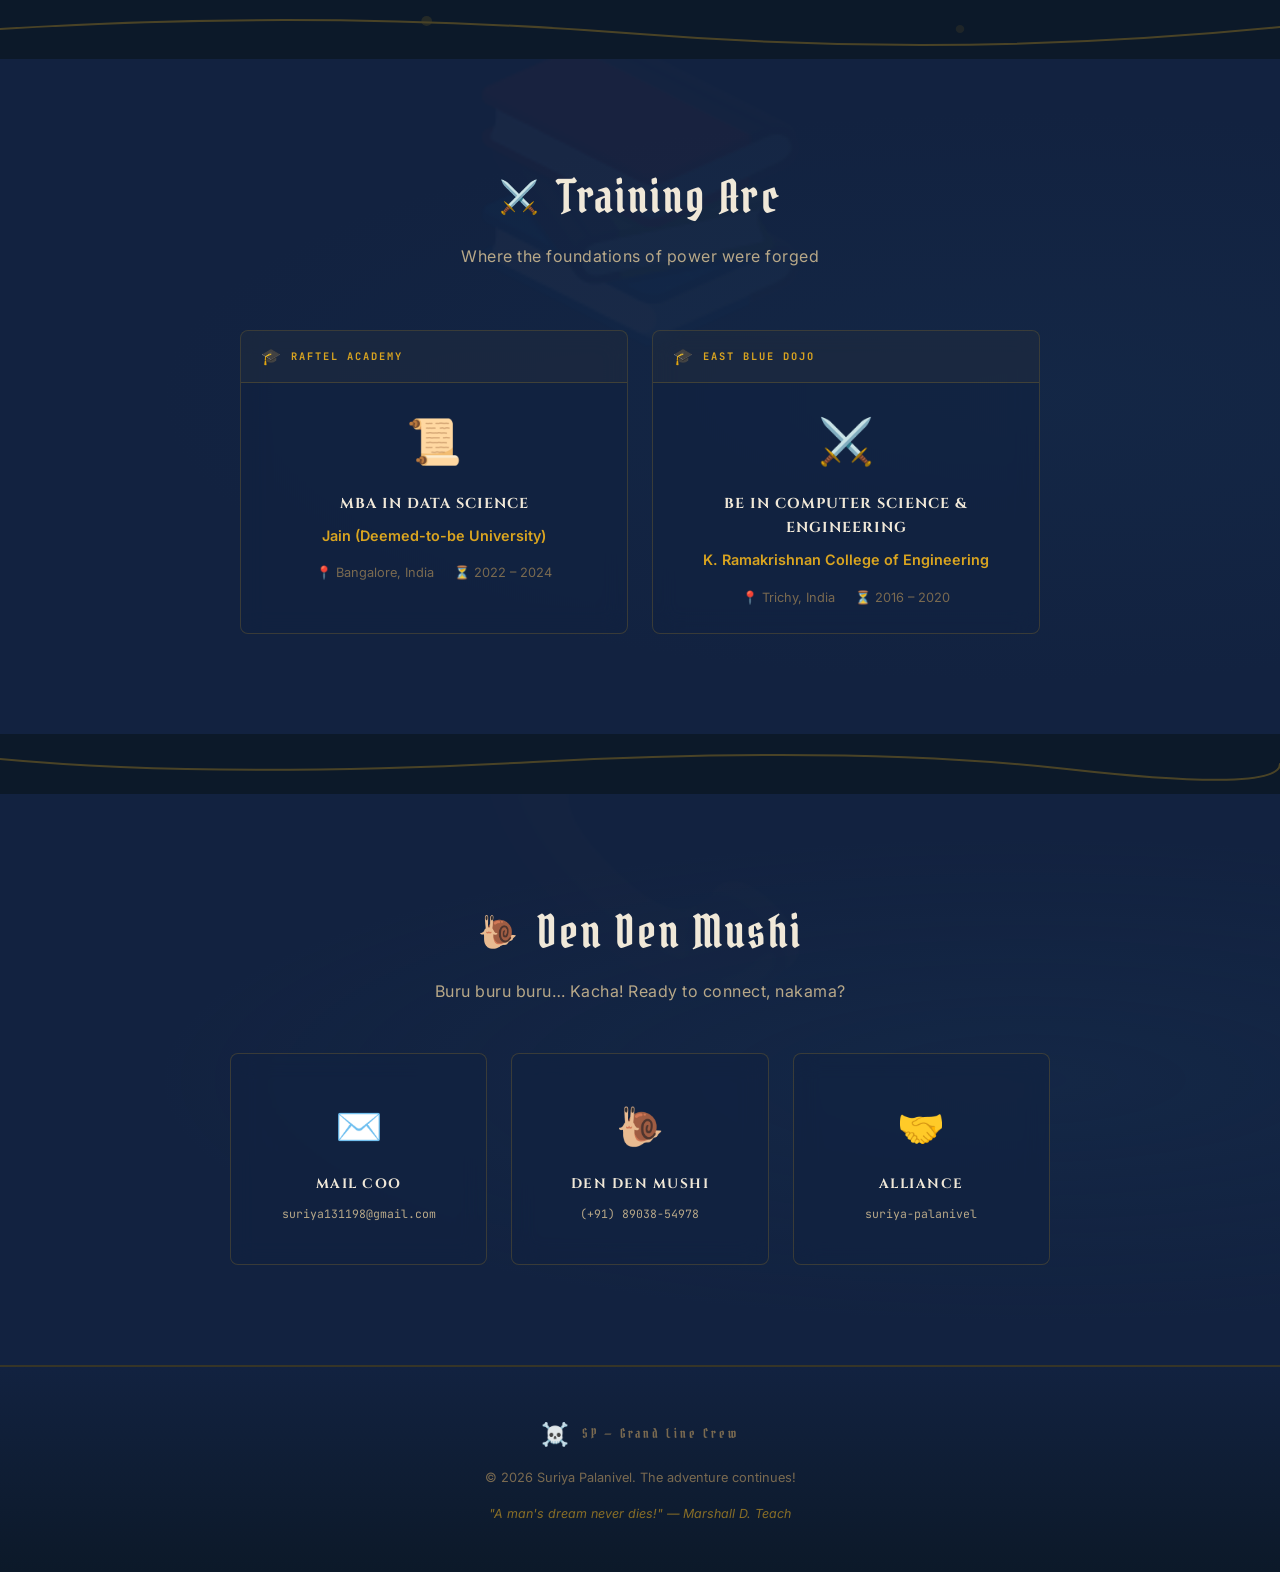
<file: portfolio - onePiece/index.html>
<!DOCTYPE html>
<html lang="en">

<head>
    <meta charset="UTF-8">
    <meta name="viewport" content="width=device-width, initial-scale=1.0">
    <meta name="description"
        content="Suriya Palanivel – MLOps Grand Line Architect. One Piece–inspired portfolio showcasing scalable ML pipelines on GCP, Kubeflow, Vertex AI, and GenAI solutions.">
    <title>Suriya Palanivel | MLOps Grand Line Architect ☠️</title>
    <link rel="preconnect" href="https://fonts.googleapis.com">
    <link rel="preconnect" href="https://fonts.gstatic.com" crossorigin>
    <link
        href="https://fonts.googleapis.com/css2?family=Pirata+One&family=Cinzel:wght@400;500;600;700;800;900&family=Playfair+Display:wght@400;500;600;700;800;900&family=Inter:wght@300;400;500;600;700;800;900&family=JetBrains+Mono:wght@400;500;600;700;800&display=swap"
        rel="stylesheet">
    <link rel="stylesheet" href="index.css">
</head>

<body>
    <!-- ===== OCEAN WAVES CANVAS ===== -->
    <canvas id="oceanCanvas"></canvas>

    <!-- ===== PARCHMENT OVERLAY ===== -->
    <div class="parchment-overlay"></div>

    <!-- ===== NAVBAR (Log Pose Navigation) ===== -->
    <nav class="navbar" id="navbar">
        <div class="nav-container">
            <a href="#hero" class="nav-logo" id="nav-logo">
                <span class="logo-skull">☠️</span>
                <span class="logo-text">SP</span>
                <span class="logo-flag">Grand Line</span>
            </a>
            <button class="nav-toggle" id="navToggle" aria-label="Toggle navigation">
                <span></span><span></span><span></span>
            </button>
            <ul class="nav-links" id="navLinks">
                <li><a href="#about" data-island="1">About</a></li>
                <li><a href="#experience" data-island="2">Voyage Log</a></li>
                <li><a href="#skills" data-island="3">Devil Fruits</a></li>
                <li><a href="#education" data-island="4">Training Arc</a></li>
                <li><a href="#contact" data-island="5">Den Den Mushi</a></li>
            </ul>
            <!-- Log Pose indicator -->
            <div class="log-pose" id="logPose">
                <div class="log-pose-needle" id="logPoseNeedle"></div>
                <div class="log-pose-ring"></div>
            </div>
        </div>
    </nav>

    <!-- ===== HERO — WANTED POSTER ===== -->
    <section class="hero" id="hero">
        <div class="hero-ocean-bg">
            <div class="wave wave-1"></div>
            <div class="wave wave-2"></div>
            <div class="wave wave-3"></div>
        </div>

        <div class="hero-content">
            <div class="wanted-poster" id="wantedPoster">
                <!-- Weathered paper marks -->
                <div class="poster-scratch scratch-1"></div>
                <div class="poster-scratch scratch-2"></div>
                <div class="poster-scratch scratch-3"></div>
                <div class="poster-corner corner-tl"></div>
                <div class="poster-corner corner-tr"></div>
                <div class="poster-corner corner-bl"></div>
                <div class="poster-corner corner-br"></div>

                <div class="wanted-header">WANTED</div>

                <div class="wanted-photo">
                    <div class="wanted-photo-inner">
                        <img src="unnamed.jpg" alt="Suriya Palanivel" class="wanted-img" />
                    </div>
                </div>

                <div class="wanted-dead-or-alive">DEAD OR ALIVE</div>

                <h1 class="wanted-name">SURIYA · D · PALANIVEL</h1>

                <div class="wanted-title-wrapper">
                    <span class="wanted-title-typed" id="typedText"></span>
                    <span class="cursor">|</span>
                </div>

                <div class="wanted-bounty">
                    <span class="bounty-amount" id="bountyAmount">฿ 0</span>
                    <span class="bounty-dash">-</span>
                </div>

                <div class="wanted-fine-print">
                    ARCHITECTING SECURE SCALABLE ML PIPELINES ON GCP<br>
                    AUTOMATING CI/CD/CT · BUILDING GENAI SOLUTIONS
                </div>

                <div class="wanted-stamp">MARINE</div>
            </div>

            <div class="hero-cta reveal">
                <a href="https://linkedin.com/in/suriya-palanivel" target="_blank" class="btn btn-pirate"
                    id="linkedin-btn">
                    <svg width="18" height="18" viewBox="0 0 24 24" fill="currentColor">
                        <path
                            d="M20.447 20.452h-3.554v-5.569c0-1.328-.027-3.037-1.852-3.037-1.853 0-2.136 1.445-2.136 2.939v5.667H9.351V9h3.414v1.561h.046c.477-.9 1.637-1.85 3.37-1.85 3.601 0 4.267 2.37 4.267 5.455v6.286zM5.337 7.433a2.062 2.062 0 01-2.063-2.065 2.064 2.064 0 112.063 2.065zm1.782 13.019H3.555V9h3.564v11.452zM22.225 0H1.771C.792 0 0 .774 0 1.729v20.542C0 23.227.792 24 1.771 24h20.451C23.2 24 24 23.227 24 22.271V1.729C24 .774 23.2 0 22.222 0h.003z" />
                    </svg>
                    Join My Crew
                </a>
                <a href="mailto:suriya131198@gmail.com" class="btn btn-marine" id="email-btn">
                    <svg width="18" height="18" viewBox="0 0 24 24" fill="none" stroke="currentColor" stroke-width="2">
                        <rect x="2" y="4" width="20" height="16" rx="2" />
                        <path d="m22 7-8.97 5.7a1.94 1.94 0 0 1-2.06 0L2 7" />
                    </svg>
                    Send Den Den Mushi
                </a>
            </div>
        </div>

        <div class="scroll-indicator">
            <div class="compass-icon">
                <svg width="28" height="28" viewBox="0 0 24 24" fill="none" stroke="currentColor" stroke-width="1.5">
                    <circle cx="12" cy="12" r="10" />
                    <polygon points="12,2 15,10 12,8 9,10" fill="currentColor" opacity="0.7" />
                    <polygon points="12,22 9,14 12,16 15,14" fill="currentColor" opacity="0.3" />
                </svg>
            </div>
            <p>Set Sail ↓</p>
        </div>
    </section>

    <!-- ===== MAP ROUTE DIVIDER ===== -->
    <div class="map-divider">
        <svg viewBox="0 0 1200 60" preserveAspectRatio="none">
            <path class="map-route" d="M0,30 Q100,10 200,30 T400,25 T600,35 T800,20 T1000,30 T1200,28"
                stroke="currentColor" stroke-width="2" fill="none" stroke-linecap="round" stroke-dasharray="8 6" />
            <circle class="map-island" cx="200" cy="30" r="5" fill="currentColor" opacity="0.4" />
            <circle class="map-island" cx="500" cy="28" r="4" fill="currentColor" opacity="0.3" />
            <circle class="map-island" cx="800" cy="24" r="6" fill="currentColor" opacity="0.4" />
            <circle class="map-island" cx="1050" cy="30" r="4" fill="currentColor" opacity="0.3" />
        </svg>
    </div>

    <!-- ===== ABOUT ===== -->
    <section class="section about" id="about">
        <div class="section-bg-emblem">⚓</div>
        <div class="container">
            <h2 class="section-title reveal">
                <span class="title-icon">⚓</span>
                Captain's Log
            </h2>
            <p class="section-subtitle reveal">The story of a nakama on the Grand Line of Machine Learning</p>
            <div class="about-grid">
                <div class="about-text reveal">
                    <div class="op-card">
                        <div class="op-card-header">
                            <span class="card-flag">🏴‍☠️</span>
                            <span class="card-label">CREW PROFILE</span>
                        </div>
                        <p>Results-oriented <strong>MLOps Engineer</strong> at Tata Consultancy Services with <strong>4+
                                years</strong> of experience navigating the treacherous waters of Agile/Scrum. I
                            specialize in charting
                            secure, scalable ML pipelines on <strong>GCP</strong> using <strong>Kubeflow (KFP)</strong>
                            and <strong>Vertex AI</strong>.</p>
                        <p>My voyage log includes automating <strong>CI/CD/CT</strong> workflows via Bitbucket
                            Pipelines, enforcing cloud governance through IAM and Secret Manager, and optimizing cloud
                            infrastructure for Machine Learning workloads. I also prototype <strong>Generative
                                AI</strong> and <strong>LLM-based</strong> applications using HuggingFace and LangChain.
                        </p>
                    </div>
                </div>
                <div class="about-stats reveal">
                    <div class="stat-card op-card">
                        <span class="stat-emblem">⚡</span>
                        <span class="stat-number" data-target="4">0</span><span class="stat-suffix">+</span>
                        <span class="stat-label">Years at Sea</span>
                        <div class="stat-bar">
                            <div class="stat-bar-fill" style="--fill: 80%"></div>
                        </div>
                    </div>
                    <div class="stat-card op-card">
                        <span class="stat-emblem">🚀</span>
                        <span class="stat-number" data-target="30">0</span><span class="stat-suffix">%</span>
                        <span class="stat-label">Pipeline Speedup</span>
                        <div class="stat-bar">
                            <div class="stat-bar-fill" style="--fill: 60%"></div>
                        </div>
                    </div>
                    <div class="stat-card op-card">
                        <span class="stat-emblem">💰</span>
                        <span class="stat-number" data-target="15">0</span><span class="stat-suffix">%</span>
                        <span class="stat-label">Beri Saved</span>
                        <div class="stat-bar">
                            <div class="stat-bar-fill" style="--fill: 30%"></div>
                        </div>
                    </div>
                    <div class="stat-card op-card">
                        <span class="stat-emblem">⚙️</span>
                        <span class="stat-number" data-target="40">0</span><span class="stat-suffix">%</span>
                        <span class="stat-label">Automation Gain</span>
                        <div class="stat-bar">
                            <div class="stat-bar-fill" style="--fill: 80%"></div>
                        </div>
                    </div>
                </div>
            </div>
        </div>
    </section>

    <!-- ===== MAP DIVIDER ===== -->
    <div class="map-divider">
        <svg viewBox="0 0 1200 60" preserveAspectRatio="none">
            <path class="map-route" d="M0,35 Q150,10 300,32 T600,22 T900,38 T1200,25" stroke="currentColor"
                stroke-width="2" fill="none" stroke-linecap="round" stroke-dasharray="8 6" />
            <circle class="map-island" cx="300" cy="32" r="5" fill="currentColor" opacity="0.4" />
            <circle class="map-island" cx="700" cy="28" r="4" fill="currentColor" opacity="0.3" />
            <circle class="map-island" cx="1000" cy="32" r="5" fill="currentColor" opacity="0.4" />
        </svg>
    </div>

    <!-- ===== EXPERIENCE (Voyage Log) ===== -->
    <section class="section experience" id="experience">
        <div class="section-bg-emblem">🧭</div>
        <div class="container">
            <h2 class="section-title reveal">
                <span class="title-icon">🧭</span>
                Voyage Log
            </h2>
            <p class="section-subtitle reveal">Islands conquered on the Grand Line</p>

            <div class="timeline">
                <!-- Role 1 -->
                <div class="timeline-item reveal">
                    <div class="timeline-dot">
                        <span class="dot-island">🏝️</span>
                    </div>
                    <div class="timeline-content op-card">
                        <div class="op-card-header">
                            <span class="card-flag">🏴‍☠️</span>
                            <span class="card-label">CURRENT ISLAND</span>
                        </div>
                        <div class="timeline-header">
                            <div>
                                <h3>MLOps Engineer</h3>
                                <p class="company">Tata Consultancy Services</p>
                            </div>
                            <span class="timeline-date">Apr 2021 – Present</span>
                        </div>
                        <ul class="timeline-details">
                            <li>Architect end-to-end ML pipelines on <strong>GCP Vertex AI</strong>, optimizing Kubeflow
                                execution via KFP caching and parallel task execution, reducing total pipeline runtime
                                by <strong>30%</strong>.</li>
                            <li>Implemented automated retraining triggers using <strong>Vertex AI Model
                                    Monitoring</strong> to detect and mitigate feature drift in real-time.</li>
                            <li>Managed <strong>GCE instances</strong> for distributed ML workloads, reducing training
                                costs by <strong>15%</strong> through strategic resource allocation.</li>
                        </ul>
                        <div class="timeline-tags">
                            <span class="tag">Vertex AI</span>
                            <span class="tag">Kubeflow</span>
                            <span class="tag">GCP</span>
                            <span class="tag">Model Monitoring</span>
                        </div>
                    </div>
                </div>

                <!-- Role 2 -->
                <div class="timeline-item reveal">
                    <div class="timeline-dot">
                        <span class="dot-island">⛵</span>
                    </div>
                    <div class="timeline-content op-card">
                        <div class="op-card-header">
                            <span class="card-flag">🔬</span>
                            <span class="card-label">INNOVATION ISLAND</span>
                        </div>
                        <div class="timeline-header">
                            <div>
                                <h3>ML / GenAI Developer</h3>
                                <p class="company">Innovation Team – TCS</p>
                            </div>
                        </div>
                        <ul class="timeline-details">
                            <li>Prototyped <strong>Generative AI</strong> solutions and LLM-based applications in an
                                Agile setting using Python, <strong>HuggingFace</strong>, and
                                <strong>LangChain</strong>.
                            </li>
                            <li>Orchestrated experimental workflows on GCP, utilizing <strong>Docker</strong> to ensure
                                environment parity and version control for model artifacts.</li>
                            <li>Collaborated with cross-functional teams to deliver rapid proof-of-concepts,
                                transitioning successful prototypes to the MLOps production track.</li>
                        </ul>
                        <div class="timeline-tags">
                            <span class="tag">LangChain</span>
                            <span class="tag">HuggingFace</span>
                            <span class="tag">Docker</span>
                            <span class="tag">Python</span>
                        </div>
                    </div>
                </div>

                <!-- Role 3 -->
                <div class="timeline-item reveal">
                    <div class="timeline-dot">
                        <span class="dot-island">🗺️</span>
                    </div>
                    <div class="timeline-content op-card">
                        <div class="op-card-header">
                            <span class="card-flag">📊</span>
                            <span class="card-label">DATA ISLAND</span>
                        </div>
                        <div class="timeline-header">
                            <div>
                                <h3>Data Analyst & FastAPI Developer</h3>
                                <p class="company">TCS</p>
                            </div>
                        </div>
                        <ul class="timeline-details">
                            <li>Conducted <strong>Exploratory Data Analysis (EDA)</strong> and statistical validation to
                                ensure data integrity and feature relevance prior to model training.</li>
                            <li>Developed and deployed <strong>FastAPI</strong> wrappers to serve ML models as
                                high-concurrency production-grade REST APIs.</li>
                        </ul>
                        <div class="timeline-tags">
                            <span class="tag">FastAPI</span>
                            <span class="tag">EDA</span>
                            <span class="tag">REST APIs</span>
                        </div>
                    </div>
                </div>

                <!-- Role 4 -->
                <div class="timeline-item reveal">
                    <div class="timeline-dot">
                        <span class="dot-island">🔧</span>
                    </div>
                    <div class="timeline-content op-card">
                        <div class="op-card-header">
                            <span class="card-flag">⚙️</span>
                            <span class="card-label">STARTING ISLAND</span>
                        </div>
                        <div class="timeline-header">
                            <div>
                                <h3>Automation Script Developer</h3>
                                <p class="company">TCS</p>
                            </div>
                        </div>
                        <ul class="timeline-details">
                            <li>Authored automated testing scripts using <strong>Katalon Studio</strong> and
                                <strong>Groovy</strong>, reducing manual verification effort by <strong>40%</strong>.
                            </li>
                        </ul>
                        <div class="timeline-tags">
                            <span class="tag">Katalon Studio</span>
                            <span class="tag">Groovy</span>
                            <span class="tag">Automation</span>
                        </div>
                    </div>
                </div>
            </div>
        </div>
    </section>

    <!-- ===== MAP DIVIDER ===== -->
    <div class="map-divider">
        <svg viewBox="0 0 1200 60" preserveAspectRatio="none">
            <path class="map-route" d="M0,28 Q200,48 400,25 T800,35 T1200,30" stroke="currentColor" stroke-width="2"
                fill="none" stroke-linecap="round" stroke-dasharray="8 6" />
            <circle class="map-island" cx="350" cy="28" r="5" fill="currentColor" opacity="0.4" />
            <circle class="map-island" cx="750" cy="32" r="4" fill="currentColor" opacity="0.3" />
        </svg>
    </div>

    <!-- ===== SKILLS (Devil Fruits & Haki) ===== -->
    <section class="section skills" id="skills">
        <div class="section-bg-emblem">🍎</div>
        <div class="container">
            <h2 class="section-title reveal">
                <span class="title-icon">🍎</span>
                Powers & Abilities
            </h2>
            <p class="section-subtitle reveal">Devil Fruits consumed and Haki mastered on the Grand Line</p>
            <div class="skills-grid">
                <!-- Logia — Cloud Infrastructure -->
                <div class="skill-category op-card reveal" data-fruit="logia">
                    <div class="op-card-header">
                        <span class="card-flag">🌩️</span>
                        <span class="card-label fruit-type logia-badge">LOGIA TYPE</span>
                    </div>
                    <div class="skill-category-header">
                        <div class="fruit-icon logia-icon">☁️</div>
                        <div>
                            <h3>Cloud & MLOps</h3>
                            <p class="fruit-desc">Intangible infrastructure that flows like an element</p>
                        </div>
                    </div>
                    <div class="skill-items">
                        <span class="skill-chip logia-chip">Vertex AI</span>
                        <span class="skill-chip logia-chip">GCS</span>
                        <span class="skill-chip logia-chip">Secret Manager</span>
                        <span class="skill-chip logia-chip">IAM</span>
                        <span class="skill-chip logia-chip">Kubeflow (KFP)</span>
                        <span class="skill-chip logia-chip">Bitbucket Pipelines</span>
                        <span class="skill-chip logia-chip">Docker</span>
                        <span class="skill-chip logia-chip">Kubernetes</span>
                    </div>
                </div>

                <!-- Paramecia — Frameworks & Libraries -->
                <div class="skill-category op-card reveal" data-fruit="paramecia">
                    <div class="op-card-header">
                        <span class="card-flag">🔮</span>
                        <span class="card-label fruit-type paramecia-badge">PARAMECIA TYPE</span>
                    </div>
                    <div class="skill-category-header">
                        <div class="fruit-icon paramecia-icon">🧠</div>
                        <div>
                            <h3>Frameworks & Libraries</h3>
                            <p class="fruit-desc">Superhuman abilities that reshape reality</p>
                        </div>
                    </div>
                    <div class="skill-items">
                        <span class="skill-chip paramecia-chip">FastAPI</span>
                        <span class="skill-chip paramecia-chip">Scikit-learn</span>
                        <span class="skill-chip paramecia-chip">Transformers</span>
                        <span class="skill-chip paramecia-chip">TensorFlow</span>
                        <span class="skill-chip paramecia-chip">LangChain</span>
                        <span class="skill-chip paramecia-chip">Pandas</span>
                        <span class="skill-chip paramecia-chip">NumPy</span>
                    </div>
                </div>

                <!-- Haki — Automation & DevOps -->
                <div class="skill-category op-card reveal" data-fruit="haki">
                    <div class="op-card-header">
                        <span class="card-flag">👊</span>
                        <span class="card-label fruit-type haki-badge">HAKI</span>
                    </div>
                    <div class="skill-category-header">
                        <div class="fruit-icon haki-icon">⚡</div>
                        <div>
                            <h3>Automation & DevOps</h3>
                            <p class="fruit-desc">Willpower-driven mastery that transcends tools</p>
                        </div>
                    </div>
                    <div class="skill-items">
                        <span class="skill-chip haki-chip">YAML</span>
                        <span class="skill-chip haki-chip">Shell Scripting</span>
                        <span class="skill-chip haki-chip">Git</span>
                        <span class="skill-chip haki-chip">Jira (Agile/Scrum)</span>
                        <span class="skill-chip haki-chip">CI/CD/CT</span>
                        <span class="skill-chip haki-chip">Groovy</span>
                    </div>
                </div>

                <!-- Zoan — Core Competencies -->
                <div class="skill-category op-card reveal" data-fruit="zoan">
                    <div class="op-card-header">
                        <span class="card-flag">🐉</span>
                        <span class="card-label fruit-type zoan-badge">ZOAN TYPE</span>
                    </div>
                    <div class="skill-category-header">
                        <div class="fruit-icon zoan-icon">🎯</div>
                        <div>
                            <h3>Core Competencies</h3>
                            <p class="fruit-desc">Adaptive transformations for any battle</p>
                        </div>
                    </div>
                    <div class="skill-items">
                        <span class="skill-chip zoan-chip">Model Drift Monitoring</span>
                        <span class="skill-chip zoan-chip">Parallel Ops</span>
                        <span class="skill-chip zoan-chip">Caching</span>
                        <span class="skill-chip zoan-chip">EDA</span>
                        <span class="skill-chip zoan-chip">Statistical Analysis</span>
                    </div>
                </div>
            </div>
        </div>
    </section>

    <!-- ===== MAP DIVIDER ===== -->
    <div class="map-divider">
        <svg viewBox="0 0 1200 60" preserveAspectRatio="none">
            <path class="map-route" d="M0,30 Q300,10 600,35 T1200,28" stroke="currentColor" stroke-width="2" fill="none"
                stroke-linecap="round" stroke-dasharray="8 6" />
            <circle class="map-island" cx="400" cy="22" r="5" fill="currentColor" opacity="0.4" />
            <circle class="map-island" cx="900" cy="30" r="4" fill="currentColor" opacity="0.3" />
        </svg>
    </div>

    <!-- ===== EDUCATION (Training Arc) ===== -->
    <section class="section education" id="education">
        <div class="section-bg-emblem">📚</div>
        <div class="container">
            <h2 class="section-title reveal">
                <span class="title-icon">⚔️</span>
                Training Arc
            </h2>
            <p class="section-subtitle reveal">Where the foundations of power were forged</p>
            <div class="education-grid">
                <div class="edu-card op-card reveal">
                    <div class="op-card-header">
                        <span class="card-flag">🎓</span>
                        <span class="card-label">RAFTEL ACADEMY</span>
                    </div>
                    <div class="edu-emblem">📜</div>
                    <h3>MBA in Data Science</h3>
                    <p class="edu-school">Jain (Deemed-to-be University)</p>
                    <p class="edu-meta">
                        <span>📍 Bangalore, India</span>
                        <span>⏳ 2022 – 2024</span>
                    </p>
                </div>
                <div class="edu-card op-card reveal">
                    <div class="op-card-header">
                        <span class="card-flag">🎓</span>
                        <span class="card-label">EAST BLUE DOJO</span>
                    </div>
                    <div class="edu-emblem">⚔️</div>
                    <h3>BE in Computer Science & Engineering</h3>
                    <p class="edu-school">K. Ramakrishnan College of Engineering</p>
                    <p class="edu-meta">
                        <span>📍 Trichy, India</span>
                        <span>⏳ 2016 – 2020</span>
                    </p>
                </div>
            </div>
        </div>
    </section>

    <!-- ===== MAP DIVIDER ===== -->
    <div class="map-divider">
        <svg viewBox="0 0 1200 60" preserveAspectRatio="none">
            <path class="map-route" d="M0,25 Q200,45 500,28 T1000,35 T1200,30" stroke="currentColor" stroke-width="2"
                fill="none" stroke-linecap="round" stroke-dasharray="8 6" />
        </svg>
    </div>

    <!-- ===== CONTACT (Den Den Mushi) ===== -->
    <section class="section contact" id="contact">
        <div class="section-bg-emblem">📞</div>
        <div class="container">
            <h2 class="section-title reveal">
                <span class="title-icon">🐌</span>
                Den Den Mushi
            </h2>
            <p class="section-subtitle contact-subtitle reveal">Buru buru buru… Kacha! Ready to connect, nakama?</p>
            <div class="contact-grid">
                <div class="contact-cards reveal">
                    <a href="mailto:suriya131198@gmail.com" class="contact-card op-card" id="contact-email">
                        <div class="contact-emblem">✉️</div>
                        <h4>Mail Coo</h4>
                        <p>suriya131198@gmail.com</p>
                    </a>
                    <a href="tel:+918903854978" class="contact-card op-card" id="contact-phone">
                        <div class="contact-emblem">🐌</div>
                        <h4>Den Den Mushi</h4>
                        <p>(+91) 89038-54978</p>
                    </a>
                    <a href="https://linkedin.com/in/suriya-palanivel" target="_blank" class="contact-card op-card"
                        id="contact-linkedin">
                        <div class="contact-emblem">🤝</div>
                        <h4>Alliance</h4>
                        <p>suriya-palanivel</p>
                    </a>
                </div>
            </div>
        </div>
    </section>

    <!-- ===== FOOTER ===== -->
    <footer class="footer">
        <div class="container">
            <div class="footer-content">
                <p class="footer-logo">
                    <span class="footer-skull">☠️</span>
                    SP — Grand Line Crew
                </p>
                <p>&copy; 2026 Suriya Palanivel. The adventure continues!</p>
                <p class="footer-quote">"A man's dream never dies!" — Marshall D. Teach</p>
            </div>
        </div>
    </footer>

    <script src="index.js"></script>
</body>

</html>
</file>
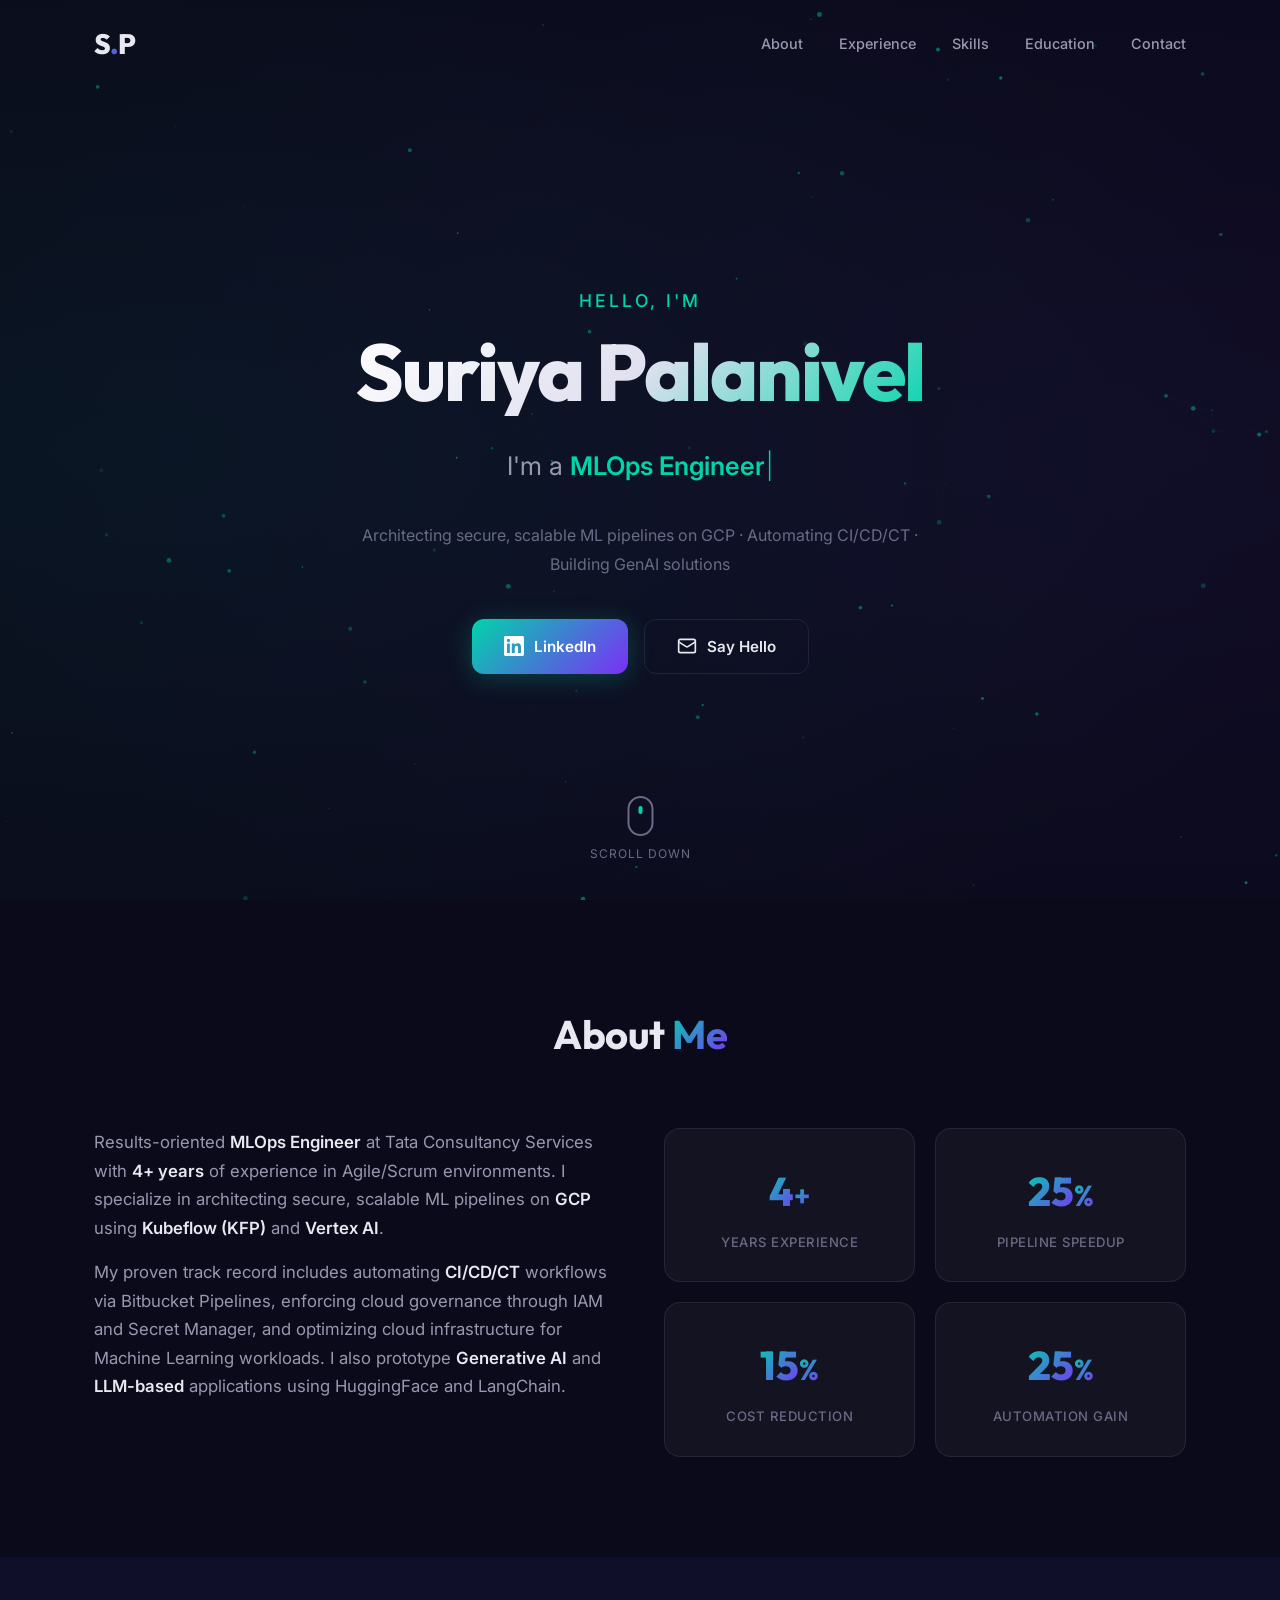
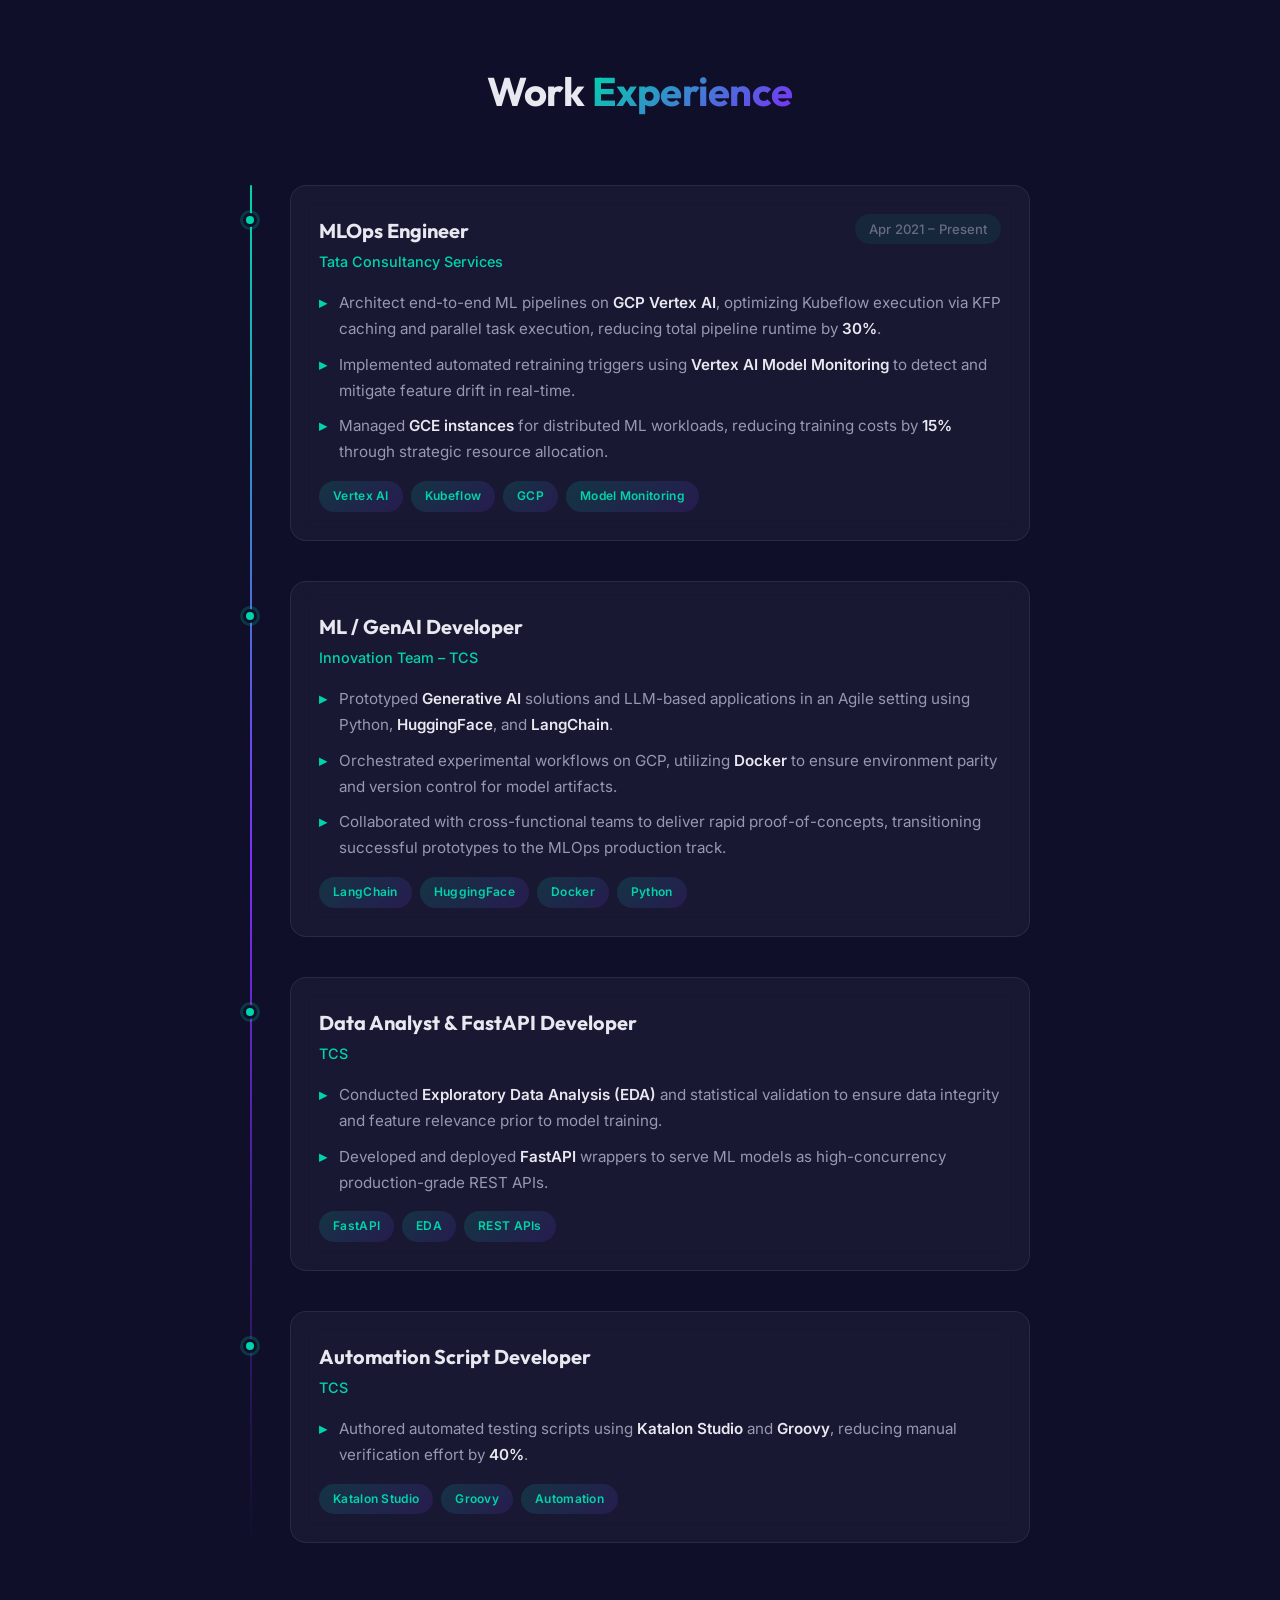
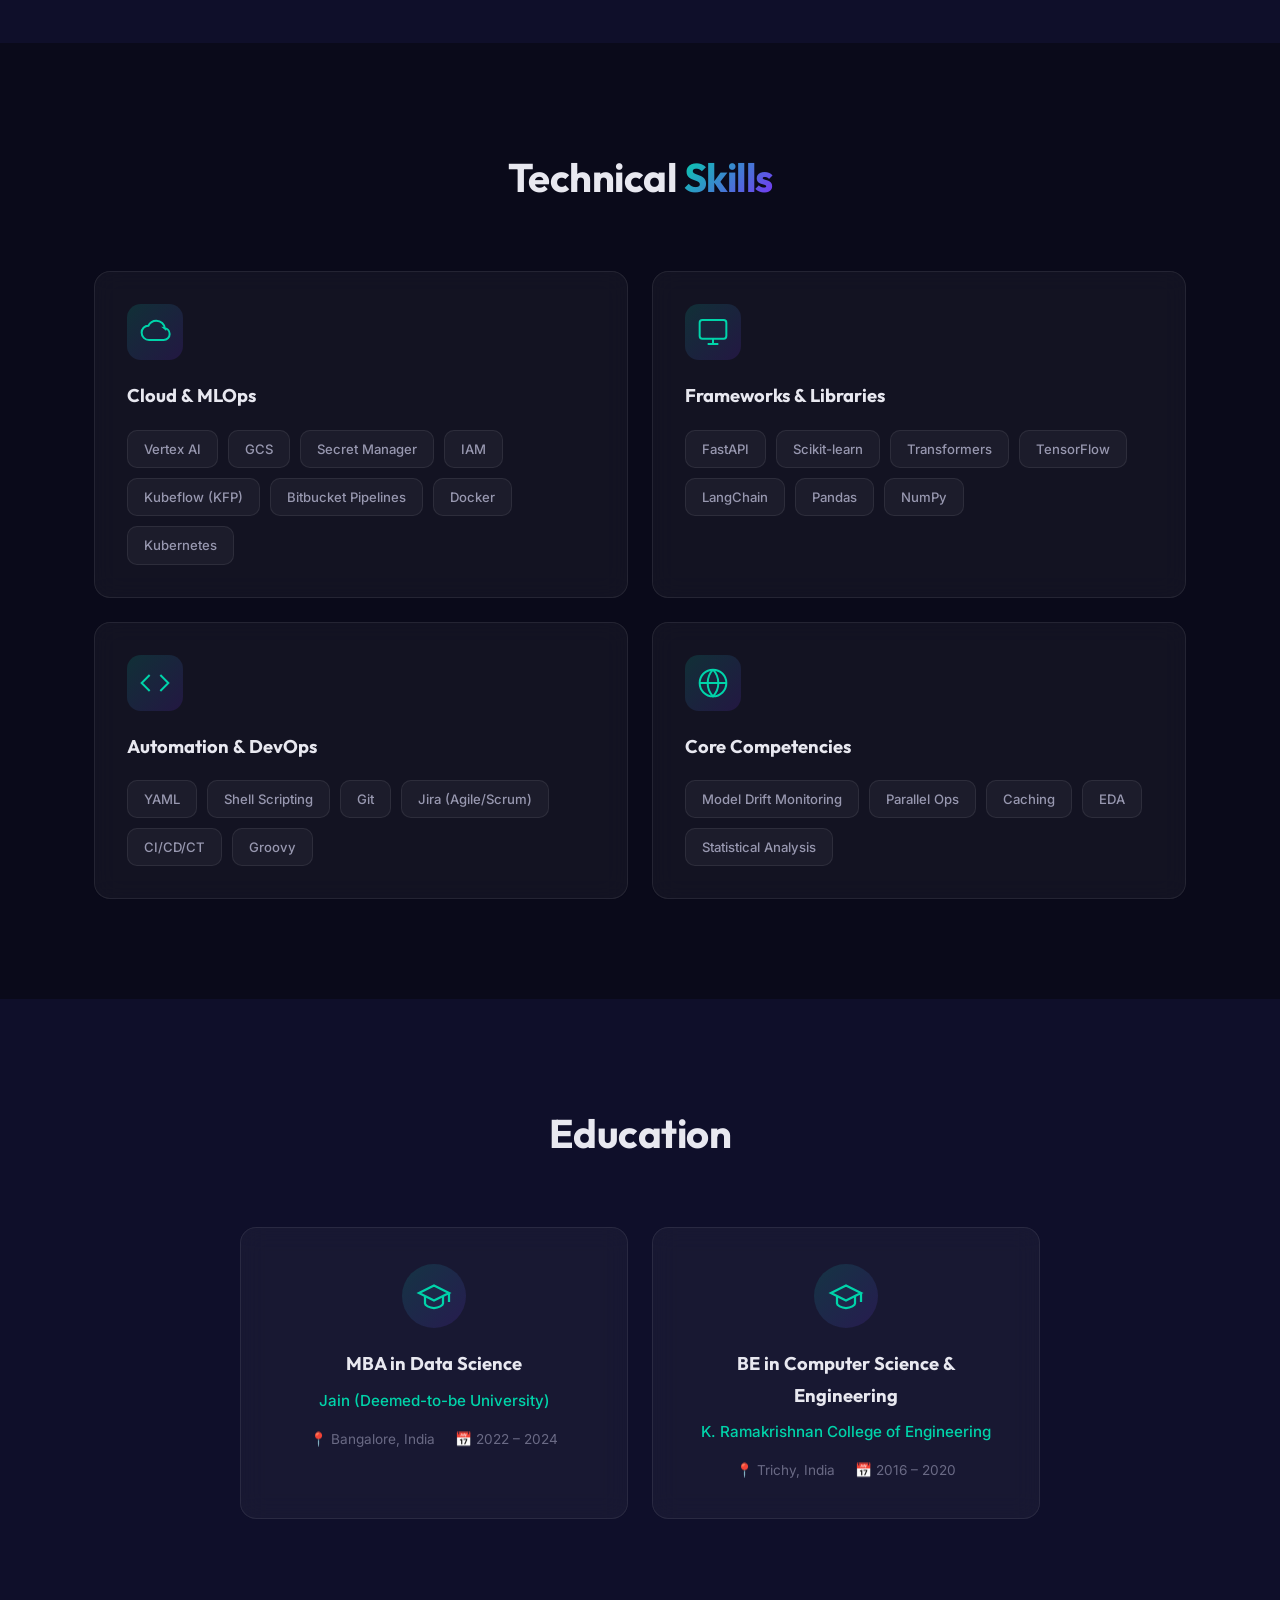
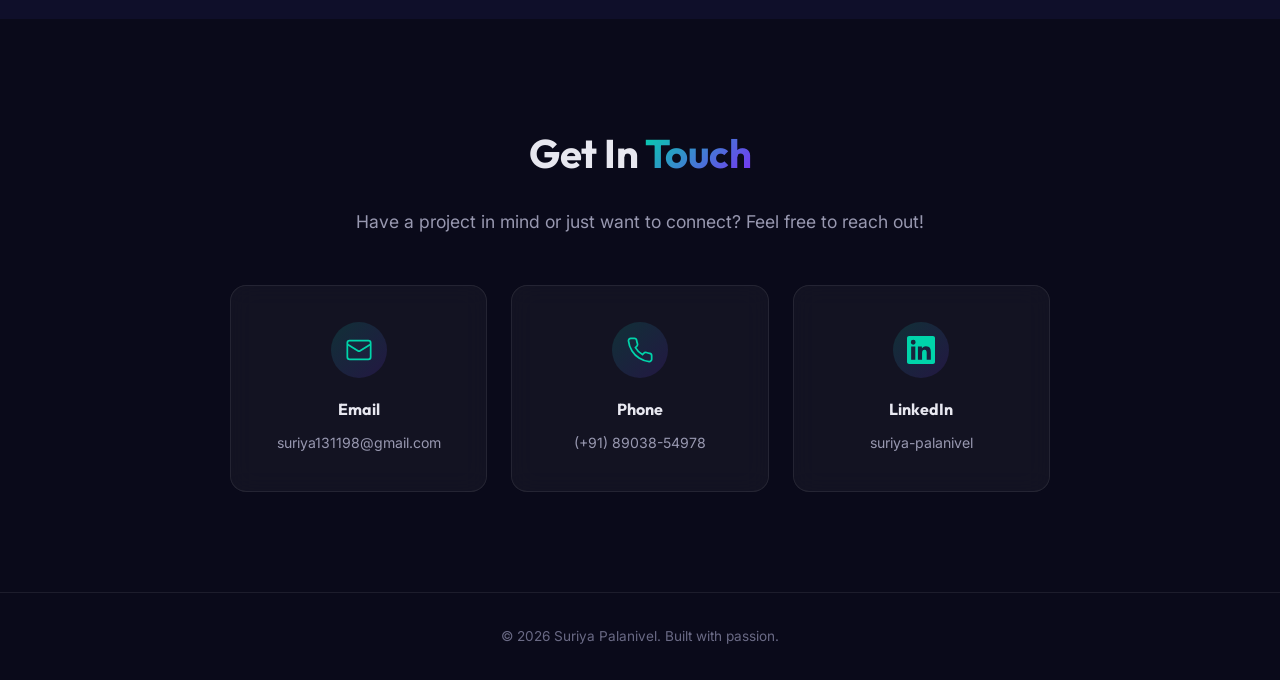
<file: portfolio - Professional/index.html>
<!DOCTYPE html>
<html lang="en">
<head>
    <meta charset="UTF-8">
    <meta name="viewport" content="width=device-width, initial-scale=1.0">
    <meta name="description" content="Suriya Palanivel – MLOps Engineer specializing in scalable ML pipelines on GCP, Kubeflow, Vertex AI, and GenAI solutions.">
    <title>Suriya Palanivel | MLOps Engineer</title>
    <link rel="preconnect" href="https://fonts.googleapis.com">
    <link rel="preconnect" href="https://fonts.gstatic.com" crossorigin>
    <link href="https://fonts.googleapis.com/css2?family=Inter:wght@300;400;500;600;700&family=Outfit:wght@400;500;600;700;800&display=swap" rel="stylesheet">
    <link rel="stylesheet" href="index.css">
</head>
<body>
    <!-- ===== NAVBAR ===== -->
    <nav class="navbar" id="navbar">
        <div class="nav-container">
            <a href="#hero" class="nav-logo">S<span class="accent">.</span>P</a>
            <button class="nav-toggle" id="navToggle" aria-label="Toggle navigation">
                <span></span><span></span><span></span>
            </button>
            <ul class="nav-links" id="navLinks">
                <li><a href="#about">About</a></li>
                <li><a href="#experience">Experience</a></li>
                <li><a href="#skills">Skills</a></li>
                <li><a href="#education">Education</a></li>
                <li><a href="#contact">Contact</a></li>
            </ul>
        </div>
    </nav>

    <!-- ===== HERO ===== -->
    <section class="hero" id="hero">
        <canvas id="particleCanvas"></canvas>
        <div class="hero-content">
            <p class="hero-greeting reveal">Hello, I'm</p>
            <h1 class="hero-name reveal">Suriya Palanivel</h1>
            <div class="hero-title-wrapper reveal">
                <span class="hero-title-static">I'm a&nbsp;</span>
                <span class="hero-title-typed" id="typedText"></span>
                <span class="cursor">|</span>
            </div>
            <p class="hero-tagline reveal">Architecting secure, scalable ML pipelines on GCP &middot; Automating CI/CD/CT &middot; Building GenAI solutions</p>
            <div class="hero-cta reveal">
                <a href="https://linkedin.com/in/suriya-palanivel" target="_blank" class="btn btn-primary">
                    <svg width="20" height="20" viewBox="0 0 24 24" fill="currentColor"><path d="M20.447 20.452h-3.554v-5.569c0-1.328-.027-3.037-1.852-3.037-1.853 0-2.136 1.445-2.136 2.939v5.667H9.351V9h3.414v1.561h.046c.477-.9 1.637-1.85 3.37-1.85 3.601 0 4.267 2.37 4.267 5.455v6.286zM5.337 7.433a2.062 2.062 0 01-2.063-2.065 2.064 2.064 0 112.063 2.065zm1.782 13.019H3.555V9h3.564v11.452zM22.225 0H1.771C.792 0 0 .774 0 1.729v20.542C0 23.227.792 24 1.771 24h20.451C23.2 24 24 23.227 24 22.271V1.729C24 .774 23.2 0 22.222 0h.003z"/></svg>
                    LinkedIn
                </a>
                <a href="mailto:suriya131198@gmail.com" class="btn btn-outline">
                    <svg width="20" height="20" viewBox="0 0 24 24" fill="none" stroke="currentColor" stroke-width="2"><rect x="2" y="4" width="20" height="16" rx="2"/><path d="m22 7-8.97 5.7a1.94 1.94 0 0 1-2.06 0L2 7"/></svg>
                    Say Hello
                </a>
            </div>
        </div>
        <div class="scroll-indicator">
            <div class="mouse">
                <div class="wheel"></div>
            </div>
            <p>Scroll down</p>
        </div>
    </section>

    <!-- ===== ABOUT ===== -->
    <section class="section about" id="about">
        <div class="container">
            <h2 class="section-title reveal">About <span class="accent">Me</span></h2>
            <div class="about-grid">
                <div class="about-text reveal">
                    <p>Results-oriented <strong>MLOps Engineer</strong> at Tata Consultancy Services with <strong>4+ years</strong> of experience in Agile/Scrum environments. I specialize in architecting secure, scalable ML pipelines on <strong>GCP</strong> using <strong>Kubeflow (KFP)</strong> and <strong>Vertex AI</strong>.</p>
                    <p>My proven track record includes automating <strong>CI/CD/CT</strong> workflows via Bitbucket Pipelines, enforcing cloud governance through IAM and Secret Manager, and optimizing cloud infrastructure for Machine Learning workloads. I also prototype <strong>Generative AI</strong> and <strong>LLM-based</strong> applications using HuggingFace and LangChain.</p>
                </div>
                <div class="about-stats reveal">
                    <div class="stat-card">
                        <span class="stat-number" data-target="4">0</span><span class="stat-suffix">+</span>
                        <span class="stat-label">Years Experience</span>
                    </div>
                    <div class="stat-card">
                        <span class="stat-number" data-target="30">0</span><span class="stat-suffix">%</span>
                        <span class="stat-label">Pipeline Speedup</span>
                    </div>
                    <div class="stat-card">
                        <span class="stat-number" data-target="15">0</span><span class="stat-suffix">%</span>
                        <span class="stat-label">Cost Reduction</span>
                    </div>
                    <div class="stat-card">
                        <span class="stat-number" data-target="40">0</span><span class="stat-suffix">%</span>
                        <span class="stat-label">Automation Gain</span>
                    </div>
                </div>
            </div>
        </div>
    </section>

    <!-- ===== EXPERIENCE ===== -->
    <section class="section experience" id="experience">
        <div class="container">
            <h2 class="section-title reveal">Work <span class="accent">Experience</span></h2>
            <div class="timeline">
                <!-- Role 1 -->
                <div class="timeline-item reveal">
                    <div class="timeline-dot"></div>
                    <div class="timeline-content glass-card">
                        <div class="timeline-header">
                            <div>
                                <h3>MLOps Engineer</h3>
                                <p class="company">Tata Consultancy Services</p>
                            </div>
                            <span class="timeline-date">Apr 2021 – Present</span>
                        </div>
                        <ul class="timeline-details">
                            <li>Architect end-to-end ML pipelines on <strong>GCP Vertex AI</strong>, optimizing Kubeflow execution via KFP caching and parallel task execution, reducing total pipeline runtime by <strong>30%</strong>.</li>
                            <li>Implemented automated retraining triggers using <strong>Vertex AI Model Monitoring</strong> to detect and mitigate feature drift in real-time.</li>
                            <li>Managed <strong>GCE instances</strong> for distributed ML workloads, reducing training costs by <strong>15%</strong> through strategic resource allocation.</li>
                        </ul>
                        <div class="timeline-tags">
                            <span class="tag">Vertex AI</span>
                            <span class="tag">Kubeflow</span>
                            <span class="tag">GCP</span>
                            <span class="tag">Model Monitoring</span>
                        </div>
                    </div>
                </div>

                <!-- Role 2 -->
                <div class="timeline-item reveal">
                    <div class="timeline-dot"></div>
                    <div class="timeline-content glass-card">
                        <div class="timeline-header">
                            <div>
                                <h3>ML / GenAI Developer</h3>
                                <p class="company">Innovation Team – TCS</p>
                            </div>
                        </div>
                        <ul class="timeline-details">
                            <li>Prototyped <strong>Generative AI</strong> solutions and LLM-based applications in an Agile setting using Python, <strong>HuggingFace</strong>, and <strong>LangChain</strong>.</li>
                            <li>Orchestrated experimental workflows on GCP, utilizing <strong>Docker</strong> to ensure environment parity and version control for model artifacts.</li>
                            <li>Collaborated with cross-functional teams to deliver rapid proof-of-concepts, transitioning successful prototypes to the MLOps production track.</li>
                        </ul>
                        <div class="timeline-tags">
                            <span class="tag">LangChain</span>
                            <span class="tag">HuggingFace</span>
                            <span class="tag">Docker</span>
                            <span class="tag">Python</span>
                        </div>
                    </div>
                </div>

                <!-- Role 3 -->
                <div class="timeline-item reveal">
                    <div class="timeline-dot"></div>
                    <div class="timeline-content glass-card">
                        <div class="timeline-header">
                            <div>
                                <h3>Data Analyst & FastAPI Developer</h3>
                                <p class="company">TCS</p>
                            </div>
                        </div>
                        <ul class="timeline-details">
                            <li>Conducted <strong>Exploratory Data Analysis (EDA)</strong> and statistical validation to ensure data integrity and feature relevance prior to model training.</li>
                            <li>Developed and deployed <strong>FastAPI</strong> wrappers to serve ML models as high-concurrency production-grade REST APIs.</li>
                        </ul>
                        <div class="timeline-tags">
                            <span class="tag">FastAPI</span>
                            <span class="tag">EDA</span>
                            <span class="tag">REST APIs</span>
                        </div>
                    </div>
                </div>

                <!-- Role 4 -->
                <div class="timeline-item reveal">
                    <div class="timeline-dot"></div>
                    <div class="timeline-content glass-card">
                        <div class="timeline-header">
                            <div>
                                <h3>Automation Script Developer</h3>
                                <p class="company">TCS</p>
                            </div>
                        </div>
                        <ul class="timeline-details">
                            <li>Authored automated testing scripts using <strong>Katalon Studio</strong> and <strong>Groovy</strong>, reducing manual verification effort by <strong>40%</strong>.</li>
                        </ul>
                        <div class="timeline-tags">
                            <span class="tag">Katalon Studio</span>
                            <span class="tag">Groovy</span>
                            <span class="tag">Automation</span>
                        </div>
                    </div>
                </div>
            </div>
        </div>
    </section>

    <!-- ===== SKILLS ===== -->
    <section class="section skills" id="skills">
        <div class="container">
            <h2 class="section-title reveal">Technical <span class="accent">Skills</span></h2>
            <div class="skills-grid">
                <!-- Cloud & MLOps -->
                <div class="skill-category glass-card reveal">
                    <div class="skill-category-icon">
                        <svg width="32" height="32" viewBox="0 0 24 24" fill="none" stroke="currentColor" stroke-width="1.5"><path d="M19.5 9.5c-.32-3.36-3.11-6-6.5-6-2.64 0-4.93 1.57-5.97 3.83A5.002 5.002 0 0 0 2 12.5C2 15.54 4.46 18 7.5 18h11c2.49 0 4.5-2.01 4.5-4.5 0-2.34-1.79-4.27-4.08-4.49L19.5 9.5z"/></svg>
                    </div>
                    <h3>Cloud & MLOps</h3>
                    <div class="skill-items">
                        <span class="skill-chip">Vertex AI</span>
                        <span class="skill-chip">GCS</span>
                        <span class="skill-chip">Secret Manager</span>
                        <span class="skill-chip">IAM</span>
                        <span class="skill-chip">Kubeflow (KFP)</span>
                        <span class="skill-chip">Bitbucket Pipelines</span>
                        <span class="skill-chip">Docker</span>
                        <span class="skill-chip">Kubernetes</span>
                    </div>
                </div>

                <!-- Frameworks & Libraries -->
                <div class="skill-category glass-card reveal">
                    <div class="skill-category-icon">
                        <svg width="32" height="32" viewBox="0 0 24 24" fill="none" stroke="currentColor" stroke-width="1.5"><rect x="2" y="3" width="20" height="14" rx="2"/><line x1="8" y1="21" x2="16" y2="21"/><line x1="12" y1="17" x2="12" y2="21"/></svg>
                    </div>
                    <h3>Frameworks & Libraries</h3>
                    <div class="skill-items">
                        <span class="skill-chip">FastAPI</span>
                        <span class="skill-chip">Scikit-learn</span>
                        <span class="skill-chip">Transformers</span>
                        <span class="skill-chip">TensorFlow</span>
                        <span class="skill-chip">LangChain</span>
                        <span class="skill-chip">Pandas</span>
                        <span class="skill-chip">NumPy</span>
                    </div>
                </div>

                <!-- Automation & DevOps -->
                <div class="skill-category glass-card reveal">
                    <div class="skill-category-icon">
                        <svg width="32" height="32" viewBox="0 0 24 24" fill="none" stroke="currentColor" stroke-width="1.5"><polyline points="16 18 22 12 16 6"/><polyline points="8 6 2 12 8 18"/></svg>
                    </div>
                    <h3>Automation & DevOps</h3>
                    <div class="skill-items">
                        <span class="skill-chip">YAML</span>
                        <span class="skill-chip">Shell Scripting</span>
                        <span class="skill-chip">Git</span>
                        <span class="skill-chip">Jira (Agile/Scrum)</span>
                        <span class="skill-chip">CI/CD/CT</span>
                        <span class="skill-chip">Groovy</span>
                    </div>
                </div>

                <!-- Core Competencies -->
                <div class="skill-category glass-card reveal">
                    <div class="skill-category-icon">
                        <svg width="32" height="32" viewBox="0 0 24 24" fill="none" stroke="currentColor" stroke-width="1.5"><circle cx="12" cy="12" r="10"/><path d="M12 2a14.5 14.5 0 0 0 0 20 14.5 14.5 0 0 0 0-20"/><path d="M2 12h20"/></svg>
                    </div>
                    <h3>Core Competencies</h3>
                    <div class="skill-items">
                        <span class="skill-chip">Model Drift Monitoring</span>
                        <span class="skill-chip">Parallel Ops</span>
                        <span class="skill-chip">Caching</span>
                        <span class="skill-chip">EDA</span>
                        <span class="skill-chip">Statistical Analysis</span>
                    </div>
                </div>
            </div>
        </div>
    </section>

    <!-- ===== EDUCATION ===== -->
    <section class="section education" id="education">
        <div class="container">
            <h2 class="section-title reveal">Education</h2>
            <div class="education-grid">
                <div class="edu-card glass-card reveal">
                    <div class="edu-icon">
                        <svg width="36" height="36" viewBox="0 0 24 24" fill="none" stroke="currentColor" stroke-width="1.5"><path d="M22 10v6M2 10l10-5 10 5-10 5z"/><path d="M6 12v5c0 1.1 2.69 3 6 3s6-1.9 6-3v-5"/></svg>
                    </div>
                    <h3>MBA in Data Science</h3>
                    <p class="edu-school">Jain (Deemed-to-be University)</p>
                    <p class="edu-meta">
                        <span>📍 Bangalore, India</span>
                        <span>📅 2022 – 2024</span>
                    </p>
                </div>
                <div class="edu-card glass-card reveal">
                    <div class="edu-icon">
                        <svg width="36" height="36" viewBox="0 0 24 24" fill="none" stroke="currentColor" stroke-width="1.5"><path d="M22 10v6M2 10l10-5 10 5-10 5z"/><path d="M6 12v5c0 1.1 2.69 3 6 3s6-1.9 6-3v-5"/></svg>
                    </div>
                    <h3>BE in Computer Science & Engineering</h3>
                    <p class="edu-school">K. Ramakrishnan College of Engineering</p>
                    <p class="edu-meta">
                        <span>📍 Trichy, India</span>
                        <span>📅 2016 – 2020</span>
                    </p>
                </div>
            </div>
        </div>
    </section>

    <!-- ===== CONTACT ===== -->
    <section class="section contact" id="contact">
        <div class="container">
            <h2 class="section-title reveal">Get In <span class="accent">Touch</span></h2>
            <p class="contact-subtitle reveal">Have a project in mind or just want to connect? Feel free to reach out!</p>
            <div class="contact-grid">
                <div class="contact-cards reveal">
                    <a href="mailto:suriya131198@gmail.com" class="contact-card glass-card">
                        <div class="contact-card-icon">
                            <svg width="28" height="28" viewBox="0 0 24 24" fill="none" stroke="currentColor" stroke-width="1.5"><rect x="2" y="4" width="20" height="16" rx="2"/><path d="m22 7-8.97 5.7a1.94 1.94 0 0 1-2.06 0L2 7"/></svg>
                        </div>
                        <h4>Email</h4>
                        <p>suriya131198@gmail.com</p>
                    </a>
                    <a href="tel:+918903854978" class="contact-card glass-card">
                        <div class="contact-card-icon">
                            <svg width="28" height="28" viewBox="0 0 24 24" fill="none" stroke="currentColor" stroke-width="1.5"><path d="M22 16.92v3a2 2 0 0 1-2.18 2 19.79 19.79 0 0 1-8.63-3.07 19.5 19.5 0 0 1-6-6A19.79 19.79 0 0 1 2.12 4.18 2 2 0 0 1 4.11 2h3a2 2 0 0 1 2 1.72c.127.96.361 1.903.7 2.81a2 2 0 0 1-.45 2.11L8.09 9.91a16 16 0 0 0 6 6l1.27-1.27a2 2 0 0 1 2.11-.45c.907.339 1.85.573 2.81.7A2 2 0 0 1 22 16.92z"/></svg>
                        </div>
                        <h4>Phone</h4>
                        <p>(+91) 89038-54978</p>
                    </a>
                    <a href="https://linkedin.com/in/suriya-palanivel" target="_blank" class="contact-card glass-card">
                        <div class="contact-card-icon">
                            <svg width="28" height="28" viewBox="0 0 24 24" fill="currentColor"><path d="M20.447 20.452h-3.554v-5.569c0-1.328-.027-3.037-1.852-3.037-1.853 0-2.136 1.445-2.136 2.939v5.667H9.351V9h3.414v1.561h.046c.477-.9 1.637-1.85 3.37-1.85 3.601 0 4.267 2.37 4.267 5.455v6.286zM5.337 7.433a2.062 2.062 0 01-2.063-2.065 2.064 2.064 0 112.063 2.065zm1.782 13.019H3.555V9h3.564v11.452zM22.225 0H1.771C.792 0 0 .774 0 1.729v20.542C0 23.227.792 24 1.771 24h20.451C23.2 24 24 23.227 24 22.271V1.729C24 .774 23.2 0 22.222 0h.003z"/></svg>
                        </div>
                        <h4>LinkedIn</h4>
                        <p>suriya-palanivel</p>
                    </a>
                </div>
            </div>
        </div>
    </section>

    <!-- ===== FOOTER ===== -->
    <footer class="footer">
        <div class="container">
            <p>&copy; 2026 Suriya Palanivel. Built with passion.</p>
        </div>
    </footer>

    <script src="index.js"></script>
</body>
</html>
</file>
<file: index.css>
/* ============================================
   DUAL THEME PORTFOLIO — One Piece + Professional
   Toggle between themes via data-theme attribute
   ============================================ */

/* ===== RESET & BASE ===== */
*, *::before, *::after { margin: 0; padding: 0; box-sizing: border-box; }

:root {
    /* Shared */
    --transition: 0.35s cubic-bezier(0.4, 0, 0.2, 1);
    --font-body: 'Inter', -apple-system, sans-serif;
}

/* ===== THEME: ONE PIECE ===== */
[data-theme="onepiece"] {
    --bg-primary: #0c1929; --bg-secondary: #122240;
    --bg-card: rgba(18, 34, 64, 0.6); --bg-card-hover: rgba(26, 58, 92, 0.7);
    --border-card: rgba(218, 165, 32, 0.2); --border-card-hover: rgba(218, 165, 32, 0.5);
    --text-primary: #f0e8d8; --text-secondary: #b8a888; --text-muted: #7a6a50;
    --accent: #daa520; --accent-secondary: #c0392b;
    --gradient: linear-gradient(135deg, #daa520, #ffd700);
    --gradient-subtle: linear-gradient(135deg, rgba(218,165,32,0.15), rgba(255,215,0,0.15));
    --shadow-glow: 0 4px 24px rgba(218, 165, 32, 0.15);
    --font-heading: 'Cinzel', serif; --font-display: 'Pirata One', cursive;
    --font-mono: 'JetBrains Mono', monospace;
}

/* ===== THEME: PROFESSIONAL ===== */
[data-theme="professional"] {
    --bg-primary: #0a0a1a; --bg-secondary: #0f0f2a;
    --bg-card: rgba(255, 255, 255, 0.04); --bg-card-hover: rgba(255, 255, 255, 0.08);
    --border-card: rgba(255, 255, 255, 0.08); --border-card-hover: rgba(0, 212, 170, 0.2);
    --text-primary: #e8e8f0; --text-secondary: #9898b0; --text-muted: #6a6a85;
    --accent: #00d4aa; --accent-secondary: #7b2ff7;
    --gradient: linear-gradient(135deg, #00d4aa, #7b2ff7);
    --gradient-subtle: linear-gradient(135deg, rgba(0,212,170,0.15), rgba(123,47,247,0.15));
    --shadow-glow: 0 0 40px rgba(0, 212, 170, 0.1);
    --font-heading: 'Outfit', 'Inter', sans-serif; --font-display: 'Outfit', sans-serif;
    --font-mono: 'JetBrains Mono', monospace;
}

html { scroll-behavior: smooth; scroll-padding-top: 80px; }

body {
    font-family: var(--font-body); background: var(--bg-primary); color: var(--text-primary);
    line-height: 1.7; overflow-x: hidden; -webkit-font-smoothing: antialiased;
    transition: background 0.6s ease, color 0.6s ease;
}

a { text-decoration: none; color: inherit; }
ul { list-style: none; }
img { max-width: 100%; display: block; }
.container { max-width: 1140px; margin: 0 auto; padding: 0 24px; }

.accent { background: var(--gradient); -webkit-background-clip: text; -webkit-text-fill-color: transparent; background-clip: text; }

/* ===== THEME VISIBILITY TOGGLING ===== */
[data-theme="onepiece"] .pro-only,
[data-theme="onepiece"] .pro-logo,
[data-theme="onepiece"] .pro-nav-item,
[data-theme="onepiece"] .pro-title-text,
[data-theme="onepiece"] .pro-btn-text,
[data-theme="onepiece"] .pro-scroll-text,
[data-theme="onepiece"] .pro-sub-text,
[data-theme="onepiece"] .pro-contact-label,
[data-theme="onepiece"] .pro-footer-text,
[data-theme="onepiece"] #particleCanvas { display: none !important; }

[data-theme="professional"] .op-only,
[data-theme="professional"] .op-logo,
[data-theme="professional"] .op-nav-item,
[data-theme="professional"] .op-title-text,
[data-theme="professional"] .op-btn-text,
[data-theme="professional"] .op-scroll-text,
[data-theme="professional"] .op-sub-text,
[data-theme="professional"] .op-contact-label,
[data-theme="professional"] .op-footer-text,
[data-theme="professional"] .log-pose,
[data-theme="professional"] .parchment-overlay,
[data-theme="professional"] #oceanCanvas { display: none !important; }

/* ===== THEME TOGGLE SWITCH ===== */
.theme-toggle-wrapper {
    display: flex; align-items: center; gap: 12px; position: relative; z-index: 10001;
}

.toggle-label {
    font-family: var(--font-mono, monospace); font-size: 0.65rem; font-weight: 700;
    color: var(--accent); letter-spacing: 2px; text-transform: uppercase;
    white-space: nowrap; transition: color 0.4s ease;
    min-width: 90px; text-align: right;
}

.theme-switch { position: relative; display: inline-block; width: 56px; height: 28px; flex-shrink: 0; }
.theme-switch input { opacity: 0; width: 0; height: 0; }

.switch-slider {
    position: absolute; cursor: pointer; inset: 0;
    background: rgba(255,255,255,0.08); border: 2px solid var(--accent);
    border-radius: 28px; transition: all 0.4s ease; overflow: hidden;
}

.switch-slider::before {
    content: ''; position: absolute; height: 20px; width: 20px;
    left: 2px; bottom: 2px; background: var(--accent);
    border-radius: 50%; transition: all 0.4s cubic-bezier(0.68, -0.55, 0.265, 1.55);
    box-shadow: 0 0 10px rgba(218, 165, 32, 0.4);
    z-index: 2;
}

.theme-switch input:checked + .switch-slider::before { transform: translateX(28px); }
.theme-switch input:checked + .switch-slider { background: rgba(218,165,32,0.1); border-color: #daa520; }
.theme-switch input:not(:checked) + .switch-slider { border-color: #00d4aa; }
.theme-switch input:not(:checked) + .switch-slider::before { background: #00d4aa; box-shadow: 0 0 10px rgba(0,212,170,0.4); }

.switch-icon { position: absolute; top: 50%; transform: translateY(-50%); font-size: 0.75rem; z-index: 1; transition: opacity 0.3s ease; }
.switch-icon-op { right: 5px; }
.switch-icon-pro { left: 5px; }
[data-theme="onepiece"] .switch-icon-op { opacity: 0; }
[data-theme="onepiece"] .switch-icon-pro { opacity: 1; }
[data-theme="professional"] .switch-icon-op { opacity: 1; }
[data-theme="professional"] .switch-icon-pro { opacity: 0; }

/* ===== GLASS CARD & OP CARD ===== */
.glass-card, .op-card {
    background: var(--bg-card); border: 1px solid var(--border-card);
    border-radius: 16px; backdrop-filter: blur(12px); -webkit-backdrop-filter: blur(12px);
    transition: all var(--transition); position: relative; overflow: hidden;
}
.glass-card:hover, .op-card:hover {
    background: var(--bg-card-hover); border-color: var(--border-card-hover);
    box-shadow: var(--shadow-glow); transform: translateY(-4px);
}
[data-theme="onepiece"] .glass-card, [data-theme="onepiece"] .op-card { border-radius: 8px; }

.op-card::before {
    content: ''; position: absolute; top: 0; left: 0; right: 0; height: 3px;
    background: linear-gradient(90deg, #daa520, #ffd700, #daa520);
    opacity: 0; transition: opacity var(--transition);
}
.op-card:hover::before { opacity: 1; }
[data-theme="professional"] .op-card::before { display: none; }

.op-card-header {
    display: flex; align-items: center; gap: 10px; padding: 12px 20px;
    border-bottom: 1px solid var(--border-card); background: rgba(218,165,32,0.04);
}
.card-flag { font-size: 1rem; }
.card-label { font-family: var(--font-mono); font-size: 0.65rem; font-weight: 700; color: #daa520; letter-spacing: 2px; text-transform: uppercase; }

/* ===== SECTIONS ===== */
.section { padding: 100px 0; position: relative; overflow: hidden; }
[data-theme="professional"] .experience, [data-theme="professional"] .education { background: var(--bg-secondary); }

.section-title {
    font-family: var(--font-display); font-size: 2.5rem; font-weight: 700;
    text-align: center; margin-bottom: 60px; letter-spacing: -0.5px;
    display: flex; align-items: center; justify-content: center; gap: 16px;
}
[data-theme="onepiece"] .section-title { font-family: 'Pirata One', cursive; font-size: 2.8rem; font-weight: 400; letter-spacing: 3px; margin-bottom: 8px; }
.title-icon { font-size: 2rem; }

.section-subtitle { text-align: center; font-size: 1rem; color: var(--text-secondary); margin-bottom: 60px; font-weight: 400; letter-spacing: 0.5px; }
.section-bg-emblem { position: absolute; top: 50%; left: 50%; transform: translate(-50%, -50%); font-size: clamp(10rem, 25vw, 18rem); opacity: 0.025; pointer-events: none; z-index: 0; user-select: none; line-height: 1; }

/* ===== REVEAL ===== */
.reveal { opacity: 0; transform: translateY(30px); transition: opacity 0.7s ease, transform 0.7s ease; }
.reveal.active { opacity: 1; transform: translateY(0); }

/* ===== PARCHMENT & OCEAN CANVAS ===== */
.parchment-overlay { position: fixed; top: 0; left: 0; width: 100%; height: 100%; pointer-events: none; z-index: 9998; opacity: 0.02; background-image: url("data:image/svg+xml,%3Csvg viewBox='0 0 256 256' xmlns='http://www.w3.org/2000/svg'%3E%3Cfilter id='noise'%3E%3CfeTurbulence type='fractalNoise' baseFrequency='0.65' numOctaves='3' stitchTiles='stitch'/%3E%3C/filter%3E%3Crect width='100%25' height='100%25' filter='url(%23noise)'/%3E%3C/svg%3E"); mix-blend-mode: overlay; }
#oceanCanvas { position: fixed; top: 0; left: 0; width: 100%; height: 100%; pointer-events: none; z-index: 9999; opacity: 0.5; }
#particleCanvas { position: absolute; top: 0; left: 0; width: 100%; height: 100%; pointer-events: none; }

/* ===== NAVBAR ===== */
.navbar { position: fixed; top: 0; left: 0; width: 100%; z-index: 10000; padding: 16px 0; transition: all 0.4s ease; }
.navbar.scrolled { background: rgba(10,10,26,0.92); backdrop-filter: blur(20px); -webkit-backdrop-filter: blur(20px); padding: 10px 0; border-bottom: 1px solid var(--border-card); }
[data-theme="onepiece"] .navbar.scrolled { background: rgba(12,25,41,0.95); }

.nav-container { max-width: 1140px; margin: 0 auto; padding: 0 24px; display: flex; align-items: center; justify-content: space-between; gap: 16px; }

/* Pro Logo */
.pro-logo { font-family: 'Outfit', sans-serif; font-size: 1.75rem; font-weight: 800; color: var(--text-primary); letter-spacing: -1px; }
/* OP Logo */
.op-logo { display: flex; align-items: center; gap: 10px; }
.logo-skull { font-size: 1.6rem; filter: drop-shadow(0 0 8px rgba(218,165,32,0.3)); transition: var(--transition); }
.op-logo:hover .logo-skull { transform: rotate(15deg) scale(1.1); }
.logo-text { font-family: 'Pirata One', cursive; font-size: 1.6rem; color: var(--text-primary); letter-spacing: 3px; }
.logo-flag { font-family: var(--font-mono); font-size: 0.55rem; color: #daa520; letter-spacing: 2px; text-transform: uppercase; opacity: 0.7; align-self: flex-end; margin-bottom: 2px; }

.nav-links { display: flex; gap: 28px; }
.nav-links a { font-size: 0.85rem; font-weight: 500; color: var(--text-secondary); position: relative; padding: 4px 0; transition: color var(--transition); }
[data-theme="onepiece"] .nav-links a { font-size: 0.78rem; font-weight: 600; letter-spacing: 1px; text-transform: uppercase; }
.nav-links a::after { content: ''; position: absolute; bottom: -2px; left: 0; width: 0; height: 2px; background: var(--gradient); border-radius: 1px; transition: width var(--transition); }
.nav-links a:hover, .nav-links a.active { color: var(--accent); }
.nav-links a:hover::after, .nav-links a.active::after { width: 100%; }

/* Log Pose */
.log-pose { width: 36px; height: 36px; border-radius: 50%; border: 2px solid #daa520; position: relative; display: flex; align-items: center; justify-content: center; opacity: 0.6; transition: var(--transition); }
.log-pose:hover { opacity: 1; }
.log-pose-needle { width: 2px; height: 14px; background: linear-gradient(to top, #c0392b, #daa520); border-radius: 2px; transform-origin: bottom center; transition: transform 0.3s ease; position: absolute; bottom: 50%; }
.log-pose-ring { width: 6px; height: 6px; background: #daa520; border-radius: 50%; position: absolute; }

.nav-toggle { display: none; flex-direction: column; gap: 5px; background: none; border: none; cursor: pointer; padding: 4px; }
.nav-toggle span { display: block; width: 24px; height: 2px; background: var(--text-primary); border-radius: 2px; transition: var(--transition); }
[data-theme="onepiece"] .nav-toggle span { background: #daa520; }

/* ===== HERO ===== */
.hero { min-height: 100vh; display: flex; align-items: center; justify-content: center; position: relative; overflow: hidden; padding: 120px 24px 80px; }
[data-theme="onepiece"] .hero { padding-bottom: 150px; background: radial-gradient(ellipse at 50% 30%, rgba(42,100,150,0.15) 0%, transparent 60%), radial-gradient(ellipse at 20% 80%, rgba(218,165,32,0.06) 0%, transparent 50%), var(--bg-primary); }
[data-theme="professional"] .hero::before { content: ''; position: absolute; top: -50%; left: -50%; width: 200%; height: 200%; background: radial-gradient(ellipse at 30% 50%, rgba(0,212,170,0.06) 0%, transparent 50%), radial-gradient(ellipse at 70% 50%, rgba(123,47,247,0.06) 0%, transparent 50%); animation: heroGlow 8s ease-in-out infinite alternate; }
@keyframes heroGlow { 0% { transform: translate(0,0) scale(1); } 100% { transform: translate(-3%,3%) scale(1.05); } }

.hero-content { text-align: center; position: relative; z-index: 2; max-width: 800px; }
.hero-ocean-bg { position: absolute; bottom: 0; left: 0; width: 100%; height: 40%; pointer-events: none; overflow: hidden; }
.wave { position: absolute; bottom: -10px; left: -5%; width: 110%; height: 100px; border-radius: 50% 50% 0 0; opacity: 0.04; background: #3498db; }
.wave-1 { animation: waveMove 8s ease-in-out infinite; bottom: -20px; }
.wave-2 { animation: waveMove 6s ease-in-out infinite reverse; bottom: -40px; opacity: 0.03; }
.wave-3 { animation: waveMove 10s ease-in-out infinite; bottom: -60px; opacity: 0.02; }
@keyframes waveMove { 0%,100%{transform:translateX(-2%) scaleY(1)} 50%{transform:translateX(2%) scaleY(1.3)} }

/* Professional Hero */
.hero-greeting { font-size: 1.1rem; font-weight: 500; color: var(--accent); letter-spacing: 3px; text-transform: uppercase; margin-bottom: 12px; }
.hero-name { font-family: var(--font-heading); font-size: clamp(2.8rem, 7vw, 5rem); font-weight: 800; letter-spacing: -2px; line-height: 1.1; margin-bottom: 20px; background: linear-gradient(135deg, #fff 0%, #e0e0f0 50%, #00d4aa 100%); -webkit-background-clip: text; -webkit-text-fill-color: transparent; background-clip: text; }
.hero-title-wrapper { display: flex; align-items: center; justify-content: center; font-size: clamp(1.2rem,3vw,1.6rem); font-weight: 400; color: var(--text-secondary); margin-bottom: 24px; min-height: 2.4em; }
.hero-title-typed { color: var(--accent); font-weight: 600; }
.hero-tagline { font-size: 1rem; color: var(--text-muted); max-width: 600px; margin: 0 auto 40px; line-height: 1.8; }

/* Wanted Poster */
.wanted-poster { background: #f0deb4; background-image: radial-gradient(ellipse at 15% 85%, rgba(139,90,43,0.08) 0%, transparent 35%), radial-gradient(ellipse at 85% 15%, rgba(120,80,30,0.06) 0%, transparent 30%), radial-gradient(ellipse at 50% 50%, rgba(160,120,60,0.04) 0%, transparent 70%), linear-gradient(170deg, #f5e6c8 0%, #e8d4a8 25%, #f0deb8 50%, #dcc89a 75%, #f0deb4 100%); color: #2c1810; padding: 0; border-radius: 2px; position: relative; overflow: hidden; box-shadow: 0 0 0 3px #c4a86a, 0 0 0 5px #8b6b3a, 0 0 0 7px rgba(80,50,20,0.3), 4px 6px 20px rgba(0,0,0,0.5); margin-bottom: 36px; max-width: 480px; margin-left: auto; margin-right: auto; transition: transform 0.5s ease; }
.wanted-poster::before { content:''; position:absolute; inset:0; background: radial-gradient(ellipse at 20% 30%, rgba(139,90,43,0.12) 0%, transparent 40%), radial-gradient(ellipse at 75% 70%, rgba(100,70,30,0.10) 0%, transparent 35%), radial-gradient(ellipse at 50% 50%, transparent 60%, rgba(100,70,30,0.15) 100%); pointer-events:none; z-index:5; }
.wanted-poster::after { content:''; position:absolute; inset:0; background: linear-gradient(to right, rgba(80,50,20,0.25) 0%, transparent 5%, transparent 95%, rgba(80,50,20,0.25) 100%), linear-gradient(to bottom, rgba(80,50,20,0.20) 0%, transparent 6%, transparent 94%, rgba(80,50,20,0.20) 100%); pointer-events:none; z-index:6; }

.poster-scratch { position: absolute; pointer-events: none; z-index: 7; }
.scratch-1 { top:12%; left:5%; width:30%; height:1px; background:linear-gradient(90deg,transparent,rgba(80,50,20,0.15),rgba(80,50,20,0.25),rgba(80,50,20,0.1),transparent); transform:rotate(-2deg); }
.scratch-2 { top:45%; right:3%; width:20%; height:1px; background:linear-gradient(90deg,transparent,rgba(80,50,20,0.2),rgba(80,50,20,0.12),transparent); transform:rotate(1.5deg); }
.scratch-3 { bottom:18%; left:10%; width:25%; height:1px; background:linear-gradient(90deg,transparent,rgba(80,50,20,0.18),transparent); transform:rotate(-1deg); }
.poster-corner { position:absolute; width:30px; height:30px; pointer-events:none; z-index:7; }
.corner-tl { top:0; left:0; background:linear-gradient(135deg,rgba(80,50,20,0.20) 0%, transparent 60%); }
.corner-tr { top:0; right:0; background:linear-gradient(225deg,rgba(80,50,20,0.18) 0%, transparent 60%); }
.corner-bl { bottom:0; left:0; background:linear-gradient(45deg,rgba(80,50,20,0.22) 0%, transparent 60%); }
.corner-br { bottom:0; right:0; background:linear-gradient(315deg,rgba(80,50,20,0.24) 0%, transparent 60%); }

.wanted-header { font-family:'Playfair Display',serif; font-size:clamp(2.8rem,8vw,4.2rem); font-weight:900; color:#1a0e08; padding:28px 20px 6px; letter-spacing:clamp(8px,3vw,18px); text-align:center; position:relative; z-index:8; text-transform:uppercase; border-top:3px solid #2c1810; border-bottom:2px solid rgba(44,24,16,0.4); margin:12px 24px 0; }
.wanted-photo { padding:12px 32px 8px; position:relative; z-index:8; }
.wanted-photo-inner { width:100%; aspect-ratio:4/3; background:#c8b48a; border:4px solid #2c1810; display:flex; align-items:center; justify-content:center; position:relative; overflow:hidden; box-shadow:inset 0 0 20px rgba(0,0,0,0.15); }
.wanted-img { width:100%; height:100%; object-fit:cover; object-position:center top; filter:sepia(25%) contrast(1.1) brightness(0.95) saturate(0.85); }
.wanted-dead-or-alive { font-family:'Cinzel',serif; font-size:clamp(1rem,3vw,1.5rem); font-weight:800; color:#1a0e08; text-align:center; letter-spacing:clamp(3px,1.5vw,8px); padding:10px 20px 2px; position:relative; z-index:8; text-transform:uppercase; }
.wanted-name { font-family:'Pirata One',cursive; font-size:clamp(1.4rem,4.5vw,2.2rem); font-weight:400; letter-spacing:clamp(2px,1vw,5px); color:#1a0e08; text-align:center; padding:4px 12px 2px; position:relative; z-index:8; white-space:nowrap; }
.wanted-title-wrapper { display:flex; align-items:center; justify-content:center; font-size:0.8rem; color:#5a4030; margin-bottom:2px; min-height:1.6em; padding:0 20px; position:relative; z-index:8; }
.wanted-title-typed { font-family:var(--font-mono); font-weight:700; color:#8b2500; font-size:0.75rem; letter-spacing:1px; }
.cursor { animation: blink 0.8s step-end infinite; color: var(--accent); font-weight: 700; margin-left: 1px; }
[data-theme="onepiece"] .cursor { color: #8b2500; }
@keyframes blink { 50% { opacity: 0; } }
.wanted-bounty { padding:6px 24px 4px; text-align:center; position:relative; z-index:8; display:flex; align-items:baseline; justify-content:center; gap:4px; }
.bounty-amount { font-family:'Cinzel',serif; font-size:clamp(1.6rem,5vw,2.6rem); font-weight:900; color:#1a0e08; letter-spacing:2px; }
.bounty-dash { font-family:'Cinzel',serif; font-size:clamp(1.6rem,5vw,2.6rem); font-weight:900; color:#1a0e08; margin-left:-2px; }
.wanted-fine-print { font-family:var(--font-mono); font-size:clamp(0.35rem,1.2vw,0.5rem); color:#5a4030; text-align:center; padding:4px 24px 6px; letter-spacing:1.5px; line-height:1.6; text-transform:uppercase; position:relative; z-index:8; opacity:0.7; font-weight:600; }
.wanted-stamp { position:absolute; bottom:28px; right:16px; font-family:'Cinzel',serif; font-size:clamp(1rem,3vw,1.6rem); font-weight:900; color:rgba(41,80,140,0.35); letter-spacing:4px; pointer-events:none; z-index:10; border:3px solid rgba(41,80,140,0.30); padding:2px 10px; border-radius:3px; transform:rotate(-12deg); text-transform:uppercase; }

/* ===== BUTTONS ===== */
.hero-cta { display: flex; gap: 16px; justify-content: center; flex-wrap: wrap; }
.btn { display:inline-flex; align-items:center; gap:10px; padding:14px 28px; font-family:var(--font-body); font-size:0.9rem; font-weight:600; border-radius:12px; cursor:pointer; transition:all var(--transition); border:none; }
[data-theme="onepiece"] .btn { border-radius:6px; font-size:0.8rem; font-weight:700; letter-spacing:1.5px; text-transform:uppercase; }
.btn-primary { background:var(--gradient); color:#fff; box-shadow:0 4px 24px rgba(0,0,0,0.2); }
.btn-primary:hover { transform:translateY(-2px); box-shadow:0 8px 32px rgba(0,0,0,0.3); }
[data-theme="onepiece"] .btn-primary { background:linear-gradient(135deg,#c0392b,#e74c3c); }
.btn-secondary { background:transparent; color:var(--text-primary); border:1.5px solid var(--border-card); }
.btn-secondary:hover { border-color:var(--accent); background:rgba(0,0,0,0.05); transform:translateY(-2px); }

/* ===== SCROLL INDICATOR ===== */
.scroll-indicator { position:absolute; bottom:36px; left:50%; transform:translateX(-50%); text-align:center; z-index:2; animation:floatUpDown 2s ease-in-out infinite; }
.scroll-indicator p { font-size:0.75rem; color:var(--text-muted); margin-top:8px; letter-spacing:1px; text-transform:uppercase; }
.compass-icon { color:#daa520; opacity:0.6; margin-bottom:6px; animation:compassSpin 4s ease-in-out infinite; }
@keyframes compassSpin { 0%,100%{transform:rotate(0)} 25%{transform:rotate(15deg)} 75%{transform:rotate(-15deg)} }
.mouse { width:26px; height:40px; border:2px solid var(--text-muted); border-radius:14px; margin:0 auto; position:relative; }
.wheel { width:4px; height:8px; background:var(--accent); border-radius:2px; position:absolute; top:8px; left:50%; transform:translateX(-50%); animation:scrollWheel 1.5s ease-in-out infinite; }
@keyframes scrollWheel { 0%{opacity:1;transform:translateX(-50%) translateY(0)} 100%{opacity:0;transform:translateX(-50%) translateY(12px)} }
@keyframes floatUpDown { 0%,100%{transform:translateX(-50%) translateY(0)} 50%{transform:translateX(-50%) translateY(-8px)} }

/* ===== MAP DIVIDERS ===== */
.map-divider { position:relative; height:60px; overflow:hidden; color:#daa520; opacity:0.3; }
.map-divider svg { width:100%; height:100%; }

/* ===== ABOUT ===== */
.about-grid { display:grid; grid-template-columns:1fr 1fr; gap:48px; align-items:start; position:relative; z-index:1; }
.about-text p { color:var(--text-secondary); margin-bottom:16px; font-size:1.05rem; }
.about-text strong { color:var(--text-primary); font-weight:600; }
[data-theme="onepiece"] .about-text strong { color:#daa520; }
[data-theme="onepiece"] .about-text .op-card { padding:0; }
[data-theme="onepiece"] .about-text .op-card p { padding:0 24px; line-height:1.8; font-size:1rem; }
[data-theme="onepiece"] .about-text .op-card p:first-of-type { padding-top:20px; }
[data-theme="onepiece"] .about-text .op-card p:last-of-type { padding-bottom:24px; margin-bottom:0; }

.about-stats { display:grid; grid-template-columns:1fr 1fr; gap:20px; position:relative; z-index:1; }
.stat-card { text-align:center; padding:28px 16px; }
.stat-emblem { font-size:1.6rem; display:block; margin-bottom:8px; position:relative; z-index:1; }
.stat-number { font-family:var(--font-heading); font-size:2.5rem; font-weight:800; background:var(--gradient); -webkit-background-clip:text; -webkit-text-fill-color:transparent; background-clip:text; }
[data-theme="onepiece"] .stat-number { font-family:'Pirata One',cursive; font-size:2.8rem; color:#daa520; background:none; -webkit-text-fill-color:#daa520; text-shadow:0 0 20px rgba(218,165,32,0.3); }
.stat-suffix { font-family:var(--font-heading); font-size:1.8rem; font-weight:700; background:var(--gradient); -webkit-background-clip:text; -webkit-text-fill-color:transparent; background-clip:text; }
[data-theme="onepiece"] .stat-suffix { font-family:'Pirata One',cursive; font-size:1.6rem; color:#daa520; background:none; -webkit-text-fill-color:#daa520; }
.stat-label { display:block; font-size:0.82rem; color:var(--text-muted); margin-top:6px; font-weight:500; text-transform:uppercase; letter-spacing:0.5px; }
[data-theme="onepiece"] .stat-label { font-family:var(--font-mono); font-size:0.6rem; font-weight:600; letter-spacing:1px; }
.stat-bar { width:100%; height:3px; background:rgba(255,255,255,0.06); border-radius:3px; margin-top:14px; overflow:hidden; }
.stat-bar-fill { height:100%; width:var(--fill); background:linear-gradient(90deg,#daa520,#ffd700); border-radius:3px; animation:barFill 2s ease-out forwards; transform-origin:left; }
@keyframes barFill { from{transform:scaleX(0)} to{transform:scaleX(1)} }

/* ===== TIMELINE ===== */
.timeline { position:relative; max-width:780px; margin:0 auto; padding-left:40px; z-index:1; }
[data-theme="onepiece"] .timeline { padding-left:50px; }
.timeline::before { content:''; position:absolute; left:0; top:0; bottom:0; width:2px; background:linear-gradient(to bottom, var(--accent), var(--accent-secondary), transparent); border-radius:2px; }
[data-theme="onepiece"] .timeline::before { box-shadow:0 0 10px rgba(218,165,32,0.2); }
.timeline-item { position:relative; margin-bottom:40px; }
.timeline-item:last-child { margin-bottom:0; }
.timeline-dot { position:absolute; left:-47px; top:28px; width:14px; height:14px; background:var(--accent); border-radius:50%; border:3px solid var(--bg-secondary); box-shadow:0 0 0 3px rgba(0,212,170,0.2); z-index:1; }
[data-theme="onepiece"] .timeline-dot { left:-62px; top:24px; width:26px; height:26px; display:flex; align-items:center; justify-content:center; background:transparent; border:none; box-shadow:none; }
.dot-island { font-size:1.2rem; filter:drop-shadow(0 0 4px rgba(218,165,32,0.4)); transition:var(--transition); }
.timeline-item:hover .dot-island { transform:scale(1.3); }
.timeline-content { padding:28px; }
[data-theme="onepiece"] .timeline-content { padding:0; }
[data-theme="onepiece"] .timeline-content>.timeline-header,
[data-theme="onepiece"] .timeline-content>.timeline-details,
[data-theme="onepiece"] .timeline-content>.timeline-tags { padding-left:24px; padding-right:24px; }
.timeline-header { display:flex; justify-content:space-between; align-items:flex-start; margin-bottom:16px; flex-wrap:wrap; gap:8px; }
[data-theme="onepiece"] .timeline-header { margin-bottom:12px; padding-top:16px; }
.timeline-header h3 { font-family:var(--font-heading); font-size:1.25rem; font-weight:700; color:var(--text-primary); }
[data-theme="onepiece"] .timeline-header h3 { font-size:1rem; letter-spacing:1px; text-transform:uppercase; }
.company { font-size:0.9rem; color:var(--accent); font-weight:500; margin-top:2px; }
[data-theme="onepiece"] .company { font-weight:600; }
.timeline-date { font-size:0.82rem; color:var(--text-muted); font-weight:500; padding:4px 14px; background:rgba(0,212,170,0.08); border-radius:20px; white-space:nowrap; }
[data-theme="onepiece"] .timeline-date { font-family:var(--font-mono); font-size:0.65rem; color:#0c1929; font-weight:700; background:linear-gradient(135deg,#daa520,#ffd700); border-radius:4px; letter-spacing:1px; }
.timeline-details { list-style:none; padding:0; }
[data-theme="onepiece"] .timeline-details { padding-bottom:8px; }
.timeline-details li { position:relative; padding-left:20px; margin-bottom:10px; color:var(--text-secondary); font-size:0.95rem; line-height:1.7; }
.timeline-details li::before { content:'▸'; position:absolute; left:0; color:var(--accent); font-weight:bold; }
[data-theme="onepiece"] .timeline-details li::before { content:'⚓'; font-size:0.6rem; top:4px; }
.timeline-details li strong { color:var(--text-primary); font-weight:600; }
[data-theme="onepiece"] .timeline-details li strong { color:#daa520; font-weight:700; }
.timeline-tags { display:flex; flex-wrap:wrap; gap:8px; margin-top:16px; }
[data-theme="onepiece"] .timeline-tags { padding-bottom:20px; }
.tag { font-size:0.75rem; font-weight:600; padding:5px 14px; border-radius:20px; background:var(--gradient-subtle); color:var(--accent); letter-spacing:0.3px; transition:var(--transition); }
[data-theme="onepiece"] .tag { font-family:var(--font-mono); font-size:0.6rem; font-weight:700; border-radius:4px; background:rgba(218,165,32,0.08); border:1px solid rgba(218,165,32,0.2); color:#daa520; letter-spacing:1px; text-transform:uppercase; }
.tag:hover { transform:translateY(-2px); }

/* ===== SKILLS ===== */
.skills-grid { display:grid; grid-template-columns:repeat(2,1fr); gap:24px; position:relative; z-index:1; }
.skill-category { padding:32px; }
[data-theme="onepiece"] .skill-category { padding:0; }
.skill-category-icon { width:56px; height:56px; display:flex; align-items:center; justify-content:center; background:var(--gradient-subtle); border-radius:14px; margin-bottom:20px; color:var(--accent); }
.skill-category h3 { font-family:var(--font-heading); font-size:1.15rem; font-weight:700; margin-bottom:18px; color:var(--text-primary); }
[data-theme="onepiece"] .skill-category h3 { font-size:0.9rem; letter-spacing:1px; text-transform:uppercase; margin-bottom:0; }
.skill-category-header { display:flex; align-items:center; gap:16px; padding:20px 24px; }
.fruit-icon { font-size:2rem; width:56px; height:56px; display:flex; align-items:center; justify-content:center; border-radius:50%; flex-shrink:0; transition:var(--transition); }
.logia-icon { background:rgba(52,152,219,0.1); border:2px solid rgba(52,152,219,0.3); }
.paramecia-icon { background:rgba(155,89,182,0.1); border:2px solid rgba(155,89,182,0.3); }
.haki-icon { background:rgba(231,76,60,0.1); border:2px solid rgba(231,76,60,0.3); }
.zoan-icon { background:rgba(39,174,96,0.1); border:2px solid rgba(39,174,96,0.3); }
.op-card:hover .fruit-icon { transform:scale(1.1) rotate(10deg); }
.fruit-desc { font-size:0.75rem; color:var(--text-muted); margin-top:2px; font-style:italic; }
.fruit-type { font-size:0.6rem !important; font-weight:800 !important; letter-spacing:3px !important; }
.logia-badge { color:#3498db !important; } .paramecia-badge { color:#9b59b6 !important; } .haki-badge { color:#e74c3c !important; } .zoan-badge { color:#27ae60 !important; }
.skill-items { display:flex; flex-wrap:wrap; gap:10px; }
[data-theme="onepiece"] .skill-items { padding:0 24px 24px; }
.skill-chip { font-size:0.82rem; font-weight:500; padding:7px 16px; border-radius:10px; background:rgba(255,255,255,0.04); border:1px solid rgba(255,255,255,0.08); color:var(--text-secondary); transition:var(--transition); }
.skill-chip:hover { border-color:var(--accent); color:var(--accent); transform:translateY(-2px); }
[data-theme="onepiece"] .skill-chip { font-family:var(--font-mono); font-size:0.65rem; font-weight:600; border-radius:4px; letter-spacing:0.8px; text-transform:uppercase; }
.logia-chip { background:rgba(52,152,219,0.1); border:1px solid rgba(52,152,219,0.3); color:#3498db; }
.logia-chip:hover { background:#3498db; color:#fff; }
.paramecia-chip { background:rgba(155,89,182,0.1); border:1px solid rgba(155,89,182,0.3); color:#9b59b6; }
.paramecia-chip:hover { background:#9b59b6; color:#fff; }
.haki-chip { background:rgba(231,76,60,0.1); border:1px solid rgba(231,76,60,0.3); color:#e74c3c; }
.haki-chip:hover { background:#e74c3c; color:#fff; }
.zoan-chip { background:rgba(39,174,96,0.1); border:1px solid rgba(39,174,96,0.3); color:#27ae60; }
.zoan-chip:hover { background:#27ae60; color:#fff; }

/* ===== EDUCATION ===== */
.education-grid { display:grid; grid-template-columns:repeat(2,1fr); gap:24px; max-width:800px; margin:0 auto; position:relative; z-index:1; }
.edu-card { padding:36px; text-align:center; }
[data-theme="onepiece"] .edu-card { padding:0; }
.edu-emblem { font-size:2.8rem; margin:20px 0 12px; transition:var(--transition); }
.edu-card:hover .edu-emblem { transform:scale(1.15) rotate(5deg); }
.edu-icon { width:64px; height:64px; display:flex; align-items:center; justify-content:center; background:var(--gradient-subtle); border-radius:50%; margin:0 auto 20px; color:var(--accent); }
.edu-card h3 { font-family:var(--font-heading); font-size:1.15rem; font-weight:700; margin-bottom:8px; color:var(--text-primary); }
[data-theme="onepiece"] .edu-card h3 { font-size:0.9rem; letter-spacing:1px; text-transform:uppercase; padding:0 24px; }
.edu-school { font-size:0.95rem; color:var(--accent); font-weight:500; margin-bottom:14px; }
[data-theme="onepiece"] .edu-school { font-weight:600; padding:0 24px; }
.edu-meta { display:flex; justify-content:center; gap:20px; font-size:0.85rem; color:var(--text-muted); }
[data-theme="onepiece"] .edu-meta { font-size:0.8rem; padding:0 24px 24px; }

/* ===== CONTACT ===== */
.contact-subtitle, .section-subtitle.contact-subtitle { text-align:center; color:var(--text-secondary); font-size:1.1rem; margin-top:-40px; margin-bottom:48px; }
.contact-cards { display:grid; grid-template-columns:repeat(3,1fr); gap:24px; max-width:820px; margin:0 auto; }
.contact-card { padding:36px 24px; text-align:center; cursor:pointer; display:block; }
[data-theme="onepiece"] .contact-card { padding:40px 24px; }
.contact-card-icon { width:56px; height:56px; display:flex; align-items:center; justify-content:center; background:var(--gradient-subtle); border-radius:50%; margin:0 auto 18px; color:var(--accent); transition:var(--transition); }
.contact-card:hover .contact-card-icon { background:var(--gradient); color:#fff; transform:scale(1.1); }
.contact-emblem { font-size:2.4rem; margin-bottom:14px; display:block; transition:var(--transition); }
.contact-card:hover .contact-emblem { transform:scale(1.2) rotate(10deg); filter:drop-shadow(0 0 12px rgba(218,165,32,0.4)); }
.contact-card h4 { font-family:var(--font-heading); font-size:1rem; font-weight:700; margin-bottom:8px; color:var(--text-primary); }
[data-theme="onepiece"] .contact-card h4 { font-size:0.85rem; letter-spacing:1.5px; text-transform:uppercase; }
.contact-card p { font-size:0.88rem; color:var(--text-secondary); word-break:break-word; }

/* ===== FOOTER ===== */
.footer { padding:32px 0; text-align:center; border-top:1px solid var(--border-card); }
[data-theme="onepiece"] .footer { padding:48px 0; border-top:2px solid var(--border-card); background:linear-gradient(to bottom, var(--bg-secondary), var(--bg-primary)); }
.footer-content { display:flex; flex-direction:column; align-items:center; gap:10px; }
.footer-logo { font-family:'Pirata One',cursive; font-size:1.4rem; color:var(--text-primary); letter-spacing:3px; display:flex; align-items:center; gap:10px; margin-bottom:4px; }
.footer-skull { font-size:1.4rem; }
.footer p { font-size:0.85rem; color:var(--text-muted); }
.footer-quote { font-style:italic; color:#daa520 !important; opacity:0.6; font-size:0.78rem !important; margin-top:4px; }

/* ===== HAKI BURST ===== */
.haki-burst { position:fixed; border-radius:50%; pointer-events:none; z-index:99999; border:2px solid #daa520; animation:hakiBurst 0.6s ease-out forwards; }
@keyframes hakiBurst { 0%{width:0;height:0;opacity:0.8;transform:translate(-50%,-50%)} 100%{width:100px;height:100px;opacity:0;transform:translate(-50%,-50%)} }
.haki-spark { position:fixed; width:3px; height:3px; border-radius:50%; pointer-events:none; z-index:99999; animation:sparkFly 0.5s ease-out forwards; }
@keyframes sparkFly { 0%{transform:translate(0,0) scale(1);opacity:1} 100%{transform:translate(var(--tx),var(--ty)) scale(0);opacity:0} }

/* ===== RESPONSIVE ===== */
@media (max-width:992px) {
    .about-grid { grid-template-columns:1fr; gap:40px; }
    .skills-grid { grid-template-columns:1fr; }
    .log-pose { display:none; }
}
@media (max-width:768px) {
    .section { padding:72px 0; }
    .section-title { font-size:2rem; }
    .nav-links { position:fixed; top:0; right:-100%; width:280px; height:100vh; background:rgba(10,10,26,0.98); backdrop-filter:blur(24px); flex-direction:column; align-items:center; justify-content:center; gap:28px; transition:right 0.4s ease; border-left:1px solid var(--border-card); }
    [data-theme="onepiece"] .nav-links { background:rgba(12,25,41,0.98); }
    .nav-links.open { right:0; }
    .nav-links a { font-size:1.1rem; }
    .nav-toggle { display:flex; z-index:10001; }
    .nav-toggle.open span:nth-child(1) { transform:translateY(7px) rotate(45deg); }
    .nav-toggle.open span:nth-child(2) { opacity:0; }
    .nav-toggle.open span:nth-child(3) { transform:translateY(-7px) rotate(-45deg); }
    .about-stats { grid-template-columns:1fr 1fr; }
    .education-grid { grid-template-columns:1fr; }
    .contact-cards { grid-template-columns:1fr; max-width:360px; }
    .timeline { padding-left:28px; }
    .timeline-dot { left:-35px; width:12px; height:12px; }
    [data-theme="onepiece"] .timeline-dot { left:-42px; width:26px; height:26px; }
    .timeline-content { padding:22px; }
    [data-theme="onepiece"] .timeline-content { padding:0; }
    .timeline-header { flex-direction:column; }
    .theme-toggle-wrapper { order: -1; }
    .toggle-label { font-size:0.55rem; min-width:70px; }
}
@media (max-width:480px) {
    .hero-name { font-size:2.4rem; }
    .hero-cta { flex-direction:column; align-items:center; }
    .btn { width:100%; max-width:280px; justify-content:center; }
    .about-stats { grid-template-columns:1fr; }
}
</file>
<file: portfolio - onePiece/index.css>
/* ============================================
   ONE PIECE GRAND LINE PORTFOLIO
   Clean, modern pirate aesthetic
   ============================================ */

/* ===== RESET & BASE ===== */
*,
*::before,
*::after {
    margin: 0;
    padding: 0;
    box-sizing: border-box;
}

:root {
    /* One Piece Color Palette */
    --ocean-deep: #0c1929;
    --ocean-mid: #122240;
    --ocean-blue: #1a3a5c;
    --ocean-light: #1e4d7a;
    --ocean-surface: #2a6496;

    --sand: #f5e6c8;
    --sand-light: #faf0dc;
    --sand-pale: #fdf8ee;
    --parchment: #f8edd0;
    --parchment-dark: #e8d8b0;

    --straw-gold: #daa520;
    --straw-bright: #f0c040;
    --treasure-gold: #ffd700;

    --pirate-red: #c0392b;
    --pirate-red-light: #e74c3c;
    --marine-blue: #2980b9;
    --marine-blue-light: #3498db;

    --ink-black: #1a1a2e;
    --ink-dark: #2d2d44;
    --text-primary: #f0e8d8;
    --text-secondary: #b8a888;
    --text-muted: #7a6a50;
    --text-dark: #2c2418;
    --text-dark-secondary: #5a4a38;

    /* Card backgrounds */
    --card-bg: rgba(18, 34, 64, 0.6);
    --card-bg-hover: rgba(26, 58, 92, 0.7);
    --card-border: rgba(218, 165, 32, 0.2);
    --card-border-hover: rgba(218, 165, 32, 0.5);

    /* Devil Fruit Colors */
    --logia-color: #3498db;
    --logia-bg: rgba(52, 152, 219, 0.1);
    --logia-border: rgba(52, 152, 219, 0.3);

    --paramecia-color: #9b59b6;
    --paramecia-bg: rgba(155, 89, 182, 0.1);
    --paramecia-border: rgba(155, 89, 182, 0.3);

    --haki-color: #e74c3c;
    --haki-bg: rgba(231, 76, 60, 0.1);
    --haki-border: rgba(231, 76, 60, 0.3);

    --zoan-color: #27ae60;
    --zoan-bg: rgba(39, 174, 96, 0.1);
    --zoan-border: rgba(39, 174, 96, 0.3);

    /* Typography */
    --font-pirate: 'Pirata One', cursive;
    --font-heading: 'Cinzel', serif;
    --font-wanted: 'Playfair Display', 'Cinzel', serif;
    --font-body: 'Inter', -apple-system, sans-serif;
    --font-mono: 'JetBrains Mono', monospace;

    /* Shadows */
    --shadow-gold: 0 4px 24px rgba(218, 165, 32, 0.15);
    --shadow-deep: 0 8px 32px rgba(0, 0, 0, 0.3);
    --shadow-card: 0 4px 20px rgba(0, 0, 0, 0.2);

    --transition: 0.35s cubic-bezier(0.4, 0, 0.2, 1);
}

html {
    scroll-behavior: smooth;
    scroll-padding-top: 80px;
}

body {
    font-family: var(--font-body);
    background: var(--ocean-deep);
    color: var(--text-primary);
    line-height: 1.7;
    overflow-x: hidden;
    -webkit-font-smoothing: antialiased;
    font-size: 16px;
    font-weight: 400;
}

a {
    text-decoration: none;
    color: inherit;
}

ul {
    list-style: none;
}

img {
    max-width: 100%;
    display: block;
}

.container {
    max-width: 1140px;
    margin: 0 auto;
    padding: 0 24px;
}

/* ===== PARCHMENT OVERLAY (subtle texture) ===== */
.parchment-overlay {
    position: fixed;
    top: 0;
    left: 0;
    width: 100%;
    height: 100%;
    pointer-events: none;
    z-index: 9998;
    opacity: 0.02;
    background-image: url("data:image/svg+xml,%3Csvg viewBox='0 0 256 256' xmlns='http://www.w3.org/2000/svg'%3E%3Cfilter id='noise'%3E%3CfeTurbulence type='fractalNoise' baseFrequency='0.65' numOctaves='3' stitchTiles='stitch'/%3E%3C/filter%3E%3Crect width='100%25' height='100%25' filter='url(%23noise)'/%3E%3C/svg%3E");
    mix-blend-mode: overlay;
}

/* ===== OCEAN CANVAS ===== */
#oceanCanvas {
    position: fixed;
    top: 0;
    left: 0;
    width: 100%;
    height: 100%;
    pointer-events: none;
    z-index: 9999;
    opacity: 0.5;
}

/* ===== OP CARD (universal card) ===== */
.op-card {
    position: relative;
    background: var(--card-bg);
    border: 1px solid var(--card-border);
    border-radius: 8px;
    backdrop-filter: blur(12px);
    -webkit-backdrop-filter: blur(12px);
    transition: all var(--transition);
    overflow: hidden;
}

.op-card::before {
    content: '';
    position: absolute;
    top: 0;
    left: 0;
    right: 0;
    height: 3px;
    background: linear-gradient(90deg, var(--straw-gold), var(--treasure-gold), var(--straw-gold));
    opacity: 0;
    transition: opacity var(--transition);
}

.op-card:hover {
    border-color: var(--card-border-hover);
    box-shadow: var(--shadow-gold);
    transform: translateY(-4px);
}

.op-card:hover::before {
    opacity: 1;
}

.op-card-header {
    display: flex;
    align-items: center;
    gap: 10px;
    padding: 12px 20px;
    border-bottom: 1px solid var(--card-border);
    background: rgba(218, 165, 32, 0.04);
}

.card-flag {
    font-size: 1rem;
}

.card-label {
    font-family: var(--font-mono);
    font-size: 0.65rem;
    font-weight: 700;
    color: var(--straw-gold);
    letter-spacing: 2px;
    text-transform: uppercase;
}

/* ===== SECTION COMMON ===== */
.section {
    padding: 100px 0;
    position: relative;
    overflow: hidden;
}

.section:nth-child(odd) {
    background:
        radial-gradient(ellipse at 20% 50%, rgba(26, 58, 92, 0.3) 0%, transparent 60%),
        var(--ocean-deep);
}

.section:nth-child(even) {
    background:
        radial-gradient(ellipse at 80% 50%, rgba(26, 58, 92, 0.2) 0%, transparent 60%),
        var(--ocean-mid);
}

.section-title {
    font-family: var(--font-pirate);
    font-size: 2.8rem;
    font-weight: 400;
    text-align: center;
    margin-bottom: 8px;
    letter-spacing: 3px;
    color: var(--text-primary);
    display: flex;
    align-items: center;
    justify-content: center;
    gap: 16px;
}

.title-icon {
    font-size: 2rem;
}

.section-subtitle {
    text-align: center;
    font-family: var(--font-body);
    font-size: 1rem;
    color: var(--text-secondary);
    margin-bottom: 60px;
    font-weight: 400;
    letter-spacing: 0.5px;
}

/* Large background emblem */
.section-bg-emblem {
    position: absolute;
    top: 50%;
    left: 50%;
    transform: translate(-50%, -50%);
    font-size: clamp(10rem, 25vw, 18rem);
    opacity: 0.025;
    pointer-events: none;
    z-index: 0;
    user-select: none;
    line-height: 1;
}

/* ===== REVEAL ===== */
.reveal {
    opacity: 0;
    transform: translateY(30px);
    transition: opacity 0.8s ease, transform 0.8s ease;
}

.reveal.active {
    opacity: 1;
    transform: translateY(0);
}

/* ===== NAVBAR ===== */
.navbar {
    position: fixed;
    top: 0;
    left: 0;
    width: 100%;
    z-index: 10000;
    padding: 16px 0;
    transition: all 0.4s ease;
}

.navbar.scrolled {
    background: rgba(12, 25, 41, 0.95);
    backdrop-filter: blur(16px);
    -webkit-backdrop-filter: blur(16px);
    padding: 8px 0;
    border-bottom: 1px solid var(--card-border);
    box-shadow: 0 4px 30px rgba(0, 0, 0, 0.2);
}

.nav-container {
    max-width: 1140px;
    margin: 0 auto;
    padding: 0 24px;
    display: flex;
    align-items: center;
    justify-content: space-between;
}

.nav-logo {
    display: flex;
    align-items: center;
    gap: 10px;
}

.logo-skull {
    font-size: 1.6rem;
    filter: drop-shadow(0 0 8px rgba(218, 165, 32, 0.3));
    transition: var(--transition);
}

.nav-logo:hover .logo-skull {
    transform: rotate(15deg) scale(1.1);
}

.logo-text {
    font-family: var(--font-pirate);
    font-size: 1.6rem;
    color: var(--text-primary);
    letter-spacing: 3px;
}

.logo-flag {
    font-family: var(--font-mono);
    font-size: 0.55rem;
    color: var(--straw-gold);
    letter-spacing: 2px;
    text-transform: uppercase;
    opacity: 0.7;
    align-self: flex-end;
    margin-bottom: 2px;
}

.nav-links {
    display: flex;
    gap: 28px;
}

.nav-links a {
    font-family: var(--font-body);
    font-size: 0.78rem;
    font-weight: 600;
    color: var(--text-secondary);
    position: relative;
    padding: 6px 0;
    letter-spacing: 1px;
    text-transform: uppercase;
    transition: color var(--transition);
}

.nav-links a::before {
    content: '';
    position: absolute;
    bottom: 0;
    left: 0;
    width: 0;
    height: 2px;
    background: linear-gradient(90deg, var(--straw-gold), var(--treasure-gold));
    border-radius: 2px;
    transition: width var(--transition);
}

.nav-links a:hover,
.nav-links a.active {
    color: var(--straw-gold);
}

.nav-links a:hover::before,
.nav-links a.active::before {
    width: 100%;
}

/* Log Pose */
.log-pose {
    width: 36px;
    height: 36px;
    border-radius: 50%;
    border: 2px solid var(--straw-gold);
    position: relative;
    display: flex;
    align-items: center;
    justify-content: center;
    opacity: 0.6;
    transition: var(--transition);
}

.log-pose:hover {
    opacity: 1;
}

.log-pose-needle {
    width: 2px;
    height: 14px;
    background: linear-gradient(to top, var(--pirate-red), var(--straw-gold));
    border-radius: 2px;
    transform-origin: bottom center;
    transition: transform 0.3s ease;
    position: absolute;
    bottom: 50%;
}

.log-pose-ring {
    width: 6px;
    height: 6px;
    background: var(--straw-gold);
    border-radius: 50%;
    position: absolute;
}

.nav-toggle {
    display: none;
    flex-direction: column;
    gap: 5px;
    background: none;
    border: none;
    cursor: pointer;
    padding: 4px;
}

.nav-toggle span {
    display: block;
    width: 24px;
    height: 2px;
    background: var(--straw-gold);
    border-radius: 2px;
    transition: var(--transition);
}

/* ===== HERO — WANTED POSTER ===== */
.hero {
    min-height: 100vh;
    display: flex;
    align-items: center;
    justify-content: center;
    position: relative;
    overflow: hidden;
    padding: 120px 24px 150px;
    background:
        radial-gradient(ellipse at 50% 30%, rgba(42, 100, 150, 0.15) 0%, transparent 60%),
        radial-gradient(ellipse at 20% 80%, rgba(218, 165, 32, 0.06) 0%, transparent 50%),
        var(--ocean-deep);
}

.hero-ocean-bg {
    position: absolute;
    bottom: 0;
    left: 0;
    width: 100%;
    height: 40%;
    pointer-events: none;
    overflow: hidden;
}

.wave {
    position: absolute;
    bottom: -10px;
    left: -5%;
    width: 110%;
    height: 100px;
    border-radius: 50% 50% 0 0;
    opacity: 0.04;
    background: var(--marine-blue-light);
}

.wave-1 {
    animation: waveMove 8s ease-in-out infinite;
    bottom: -20px;
}

.wave-2 {
    animation: waveMove 6s ease-in-out infinite reverse;
    bottom: -40px;
    opacity: 0.03;
}

.wave-3 {
    animation: waveMove 10s ease-in-out infinite;
    bottom: -60px;
    opacity: 0.02;
}

@keyframes waveMove {

    0%,
    100% {
        transform: translateX(-2%) scaleY(1);
    }

    50% {
        transform: translateX(2%) scaleY(1.3);
    }
}

.hero-content {
    text-align: center;
    position: relative;
    z-index: 2;
    max-width: 560px;
}

/* ===== WANTED POSTER — Authentic One Piece Style ===== */
.wanted-poster {
    background: #f0deb4;
    background-image:
        /* coffee stain rings */
        radial-gradient(ellipse at 15% 85%, rgba(139, 90, 43, 0.08) 0%, transparent 35%),
        radial-gradient(ellipse at 85% 15%, rgba(120, 80, 30, 0.06) 0%, transparent 30%),
        radial-gradient(ellipse at 50% 50%, rgba(160, 120, 60, 0.04) 0%, transparent 70%),
        /* aged paper grain */
        url("data:image/svg+xml,%3Csvg viewBox='0 0 200 200' xmlns='http://www.w3.org/2000/svg'%3E%3Cfilter id='n'%3E%3CfeTurbulence type='fractalNoise' baseFrequency='0.85' numOctaves='4' stitchTiles='stitch'/%3E%3C/filter%3E%3Crect width='100%25' height='100%25' filter='url(%23n)' opacity='0.06'/%3E%3C/svg%3E"),
        /* base parchment gradient */
        linear-gradient(170deg, #f5e6c8 0%, #e8d4a8 25%, #f0deb8 50%, #dcc89a 75%, #f0deb4 100%);
    color: #2c1810;
    padding: 0;
    border-radius: 2px;
    position: relative;
    overflow: hidden;
    box-shadow:
        0 0 0 3px #c4a86a,
        0 0 0 5px #8b6b3a,
        0 0 0 7px rgba(80, 50, 20, 0.3),
        4px 6px 20px rgba(0, 0, 0, 0.5),
        8px 12px 40px rgba(0, 0, 0, 0.3);
    margin-bottom: 36px;
    transform-style: preserve-3d;
    transition: transform 0.5s ease;
    max-width: 480px;
    margin-left: auto;
    margin-right: auto;
}

/* Aged paper stain overlay */
.wanted-poster::before {
    content: '';
    position: absolute;
    inset: 0;
    background:
        /* random stains */
        radial-gradient(ellipse at 20% 30%, rgba(139, 90, 43, 0.12) 0%, transparent 40%),
        radial-gradient(ellipse at 75% 70%, rgba(100, 70, 30, 0.10) 0%, transparent 35%),
        radial-gradient(ellipse at 60% 20%, rgba(120, 80, 40, 0.07) 0%, transparent 30%),
        radial-gradient(ellipse at 10% 90%, rgba(160, 120, 50, 0.08) 0%, transparent 25%),
        /* edge darkening */
        radial-gradient(ellipse at 50% 50%, transparent 60%, rgba(100, 70, 30, 0.15) 100%);
    pointer-events: none;
    z-index: 5;
}

/* Worn/burned edges + vignette */
.wanted-poster::after {
    content: '';
    position: absolute;
    inset: 0;
    background:
        linear-gradient(to right, rgba(80, 50, 20, 0.25) 0%, transparent 5%, transparent 95%, rgba(80, 50, 20, 0.25) 100%),
        linear-gradient(to bottom, rgba(80, 50, 20, 0.20) 0%, transparent 6%, transparent 94%, rgba(80, 50, 20, 0.20) 100%);
    pointer-events: none;
    z-index: 6;
    border-radius: 2px;
}

/* === Poster Scratches (weathering marks) === */
.poster-scratch {
    position: absolute;
    pointer-events: none;
    z-index: 7;
}

.scratch-1 {
    top: 12%;
    left: 5%;
    width: 30%;
    height: 1px;
    background: linear-gradient(90deg, transparent, rgba(80, 50, 20, 0.15), rgba(80, 50, 20, 0.25), rgba(80, 50, 20, 0.1), transparent);
    transform: rotate(-2deg);
}

.scratch-2 {
    top: 45%;
    right: 3%;
    width: 20%;
    height: 1px;
    background: linear-gradient(90deg, transparent, rgba(80, 50, 20, 0.2), rgba(80, 50, 20, 0.12), transparent);
    transform: rotate(1.5deg);
}

.scratch-3 {
    bottom: 18%;
    left: 10%;
    width: 25%;
    height: 1px;
    background: linear-gradient(90deg, transparent, rgba(80, 50, 20, 0.18), rgba(80, 50, 20, 0.22), rgba(80, 50, 20, 0.08), transparent);
    transform: rotate(-1deg);
}

/* === Dog-eared / worn corners === */
.poster-corner {
    position: absolute;
    width: 30px;
    height: 30px;
    pointer-events: none;
    z-index: 7;
}

.corner-tl {
    top: 0;
    left: 0;
    background: linear-gradient(135deg, rgba(80, 50, 20, 0.20) 0%, rgba(80, 50, 20, 0.08) 40%, transparent 60%);
}

.corner-tr {
    top: 0;
    right: 0;
    background: linear-gradient(225deg, rgba(80, 50, 20, 0.18) 0%, rgba(80, 50, 20, 0.06) 40%, transparent 60%);
}

.corner-bl {
    bottom: 0;
    left: 0;
    background: linear-gradient(45deg, rgba(80, 50, 20, 0.22) 0%, rgba(80, 50, 20, 0.08) 40%, transparent 60%);
}

.corner-br {
    bottom: 0;
    right: 0;
    background: linear-gradient(315deg, rgba(80, 50, 20, 0.24) 0%, rgba(80, 50, 20, 0.10) 40%, transparent 60%);
}

/* === WANTED header — bold, dark, impactful === */
.wanted-header {
    font-family: var(--font-wanted);
    font-size: clamp(2.8rem, 8vw, 4.2rem);
    font-weight: 900;
    color: #1a0e08;
    padding: 28px 20px 6px;
    letter-spacing: clamp(8px, 3vw, 18px);
    text-align: center;
    position: relative;
    z-index: 8;
    text-shadow:
        1px 1px 0 rgba(139, 90, 43, 0.3),
        2px 2px 4px rgba(80, 50, 20, 0.15);
    text-transform: uppercase;
    /* horizontal rule lines above and below WANTED */
    border-top: 3px solid #2c1810;
    border-bottom: 2px solid rgba(44, 24, 16, 0.4);
    margin: 12px 24px 0;
}

/* Decorative dashes around WANTED */
.wanted-header::before,
.wanted-header::after {
    content: '';
    position: absolute;
    left: 10%;
    right: 10%;
    height: 1px;
    background: repeating-linear-gradient(90deg, #2c1810 0px, #2c1810 6px, transparent 6px, transparent 12px);
}

.wanted-header::before {
    top: 6px;
}

.wanted-header::after {
    bottom: -6px;
    left: 10%;
    right: 10%;
}

/* === Photo Frame — thick border like actual poster === */
.wanted-photo {
    padding: 12px 32px 8px;
    position: relative;
    z-index: 8;
}

.wanted-photo-inner {
    width: 100%;
    aspect-ratio: 4/3;
    background: #c8b48a;
    border: 4px solid #2c1810;
    border-radius: 0;
    display: flex;
    align-items: center;
    justify-content: center;
    position: relative;
    overflow: hidden;
    box-shadow:
        inset 0 0 20px rgba(0, 0, 0, 0.15),
        0 2px 8px rgba(0, 0, 0, 0.2);
}

/* Photo aged effect */
.wanted-photo-inner::after {
    content: '';
    position: absolute;
    inset: 0;
    background:
        radial-gradient(ellipse at 50% 50%, transparent 50%, rgba(80, 50, 20, 0.08) 100%),
        linear-gradient(180deg, rgba(255, 235, 180, 0.08) 0%, transparent 30%, transparent 70%, rgba(80, 50, 20, 0.06) 100%);
    pointer-events: none;
    z-index: 1;
}

.wanted-img {
    width: 100%;
    height: 100%;
    object-fit: cover;
    object-position: center top;
    filter: sepia(25%) contrast(1.1) brightness(0.95) saturate(0.85);
    transition: filter var(--transition);
}

.wanted-poster:hover .wanted-img {
    filter: sepia(15%) contrast(1.15) brightness(0.98) saturate(0.9);
}

/* === DEAD OR ALIVE — classic One Piece text === */
.wanted-dead-or-alive {
    font-family: var(--font-heading);
    font-size: clamp(1rem, 3vw, 1.5rem);
    font-weight: 800;
    color: #1a0e08;
    text-align: center;
    letter-spacing: clamp(3px, 1.5vw, 8px);
    padding: 10px 20px 2px;
    position: relative;
    z-index: 8;
    text-transform: uppercase;
    text-shadow: 1px 1px 0 rgba(139, 90, 43, 0.2);
}

/* === Name — bold with dot separators, single line === */
.wanted-name {
    font-family: var(--font-pirate);
    font-size: clamp(1.4rem, 4.5vw, 2.2rem);
    font-weight: 400;
    letter-spacing: clamp(2px, 1vw, 5px);
    line-height: 1.2;
    color: #1a0e08;
    text-align: center;
    padding: 4px 12px 2px;
    position: relative;
    z-index: 8;
    white-space: nowrap;
    text-shadow:
        1px 1px 0 rgba(139, 90, 43, 0.25),
        2px 2px 3px rgba(80, 50, 20, 0.1);
}

/* === Typed Title underneath name === */
.wanted-title-wrapper {
    display: flex;
    align-items: center;
    justify-content: center;
    font-family: var(--font-body);
    font-size: 0.8rem;
    color: #5a4030;
    margin-bottom: 2px;
    min-height: 1.6em;
    padding: 0 20px;
    position: relative;
    z-index: 8;
}

.wanted-title-label {
    font-weight: 600;
    color: #5a4030;
}

.wanted-title-typed {
    font-family: var(--font-mono);
    font-weight: 700;
    color: #8b2500;
    font-size: 0.75rem;
    letter-spacing: 1px;
}

.cursor {
    animation: blink 0.8s step-end infinite;
    color: #8b2500;
    font-weight: 700;
    margin-left: 1px;
}

@keyframes blink {
    50% {
        opacity: 0;
    }
}

/* === Bounty — with Berry symbol and trailing dash === */
.wanted-bounty {
    padding: 6px 24px 4px;
    text-align: center;
    position: relative;
    z-index: 8;
    display: flex;
    align-items: baseline;
    justify-content: center;
    gap: 4px;
}

.bounty-amount {
    font-family: var(--font-heading);
    font-size: clamp(1.6rem, 5vw, 2.6rem);
    font-weight: 900;
    color: #1a0e08;
    letter-spacing: 2px;
    text-shadow:
        1px 1px 0 rgba(139, 90, 43, 0.2),
        2px 2px 4px rgba(80, 50, 20, 0.1);
}

.bounty-dash {
    font-family: var(--font-heading);
    font-size: clamp(1.6rem, 5vw, 2.6rem);
    font-weight: 900;
    color: #1a0e08;
    margin-left: -2px;
}

/* === Fine Print — small text at bottom like real poster === */
.wanted-fine-print {
    font-family: var(--font-mono);
    font-size: clamp(0.35rem, 1.2vw, 0.5rem);
    color: #5a4030;
    text-align: center;
    padding: 4px 24px 6px;
    letter-spacing: 1.5px;
    line-height: 1.6;
    text-transform: uppercase;
    position: relative;
    z-index: 8;
    opacity: 0.7;
    font-weight: 600;
}

/* === MARINE stamp — visible ink stamp effect === */
.wanted-stamp {
    position: absolute;
    bottom: 28px;
    right: 16px;
    font-family: var(--font-heading);
    font-size: clamp(1rem, 3vw, 1.6rem);
    font-weight: 900;
    color: rgba(41, 80, 140, 0.35);
    letter-spacing: 4px;
    pointer-events: none;
    z-index: 10;
    border: 3px solid rgba(41, 80, 140, 0.30);
    padding: 2px 10px;
    border-radius: 3px;
    transform: rotate(-12deg);
    text-transform: uppercase;
    text-shadow: 0 0 2px rgba(41, 80, 140, 0.15);
    /* Ink stamp double-strike effect */
    box-shadow:
        inset 0 0 0 1px rgba(41, 80, 140, 0.10),
        1px 1px 0 rgba(41, 80, 140, 0.08);
}

/* ===== HERO BUTTONS ===== */
.hero-cta {
    display: flex;
    gap: 16px;
    justify-content: center;
    flex-wrap: wrap;
}

.btn {
    display: inline-flex;
    align-items: center;
    gap: 10px;
    padding: 14px 28px;
    font-family: var(--font-body);
    font-size: 0.8rem;
    font-weight: 700;
    border-radius: 6px;
    cursor: pointer;
    transition: all var(--transition);
    border: none;
    letter-spacing: 1.5px;
    text-transform: uppercase;
    position: relative;
    overflow: hidden;
}

.btn-pirate {
    background: linear-gradient(135deg, var(--pirate-red), var(--pirate-red-light));
    color: #fff;
    box-shadow: 0 4px 16px rgba(192, 57, 43, 0.3);
}

.btn-pirate:hover {
    transform: translateY(-3px) scale(1.02);
    box-shadow: 0 8px 28px rgba(192, 57, 43, 0.4);
}

.btn-marine {
    background: transparent;
    color: var(--text-primary);
    border: 1.5px solid var(--card-border);
}

.btn-marine:hover {
    border-color: var(--straw-gold);
    background: rgba(218, 165, 32, 0.08);
    transform: translateY(-3px);
    box-shadow: var(--shadow-gold);
    color: var(--straw-gold);
}

/* ===== SCROLL INDICATOR ===== */
.scroll-indicator {
    position: absolute;
    bottom: 36px;
    left: 50%;
    transform: translateX(-50%);
    text-align: center;
    z-index: 2;
    animation: floatUpDown 2.5s ease-in-out infinite;
}

.compass-icon {
    color: var(--straw-gold);
    opacity: 0.6;
    margin-bottom: 6px;
    animation: compassSpin 4s ease-in-out infinite;
}

@keyframes compassSpin {

    0%,
    100% {
        transform: rotate(0deg);
    }

    25% {
        transform: rotate(15deg);
    }

    75% {
        transform: rotate(-15deg);
    }
}

.scroll-indicator p {
    font-family: var(--font-body);
    font-size: 0.7rem;
    color: var(--text-muted);
    letter-spacing: 2px;
    text-transform: uppercase;
    font-weight: 600;
}

@keyframes floatUpDown {

    0%,
    100% {
        transform: translateX(-50%) translateY(0);
    }

    50% {
        transform: translateX(-50%) translateY(-8px);
    }
}

/* ===== MAP ROUTE DIVIDERS ===== */
.map-divider {
    position: relative;
    height: 60px;
    overflow: hidden;
    color: var(--straw-gold);
    opacity: 0.3;
}

.map-divider svg {
    width: 100%;
    height: 100%;
}

/* ===== ABOUT ===== */
.about-grid {
    display: grid;
    grid-template-columns: 1fr 1fr;
    gap: 40px;
    align-items: start;
    position: relative;
    z-index: 1;
}

.about-text .op-card {
    padding: 0;
}

.about-text .op-card p {
    color: var(--text-secondary);
    margin-bottom: 16px;
    font-size: 1rem;
    padding: 0 24px;
    position: relative;
    z-index: 1;
    line-height: 1.8;
}

.about-text .op-card p:first-of-type {
    padding-top: 20px;
}

.about-text .op-card p:last-of-type {
    padding-bottom: 24px;
    margin-bottom: 0;
}

.about-text strong {
    color: var(--straw-gold);
    font-weight: 700;
}

.about-stats {
    display: grid;
    grid-template-columns: 1fr 1fr;
    gap: 16px;
    position: relative;
    z-index: 1;
}

.stat-card {
    text-align: center;
    padding: 24px 16px;
}

.stat-emblem {
    font-size: 1.6rem;
    display: block;
    margin-bottom: 8px;
    position: relative;
    z-index: 1;
}

.stat-number {
    font-family: var(--font-pirate);
    font-size: 2.8rem;
    color: var(--straw-gold);
    position: relative;
    z-index: 1;
    text-shadow: 0 0 20px rgba(218, 165, 32, 0.3);
}

.stat-suffix {
    font-family: var(--font-pirate);
    font-size: 1.6rem;
    color: var(--straw-gold);
    position: relative;
    z-index: 1;
}

.stat-label {
    display: block;
    font-family: var(--font-mono);
    font-size: 0.6rem;
    color: var(--text-muted);
    margin-top: 6px;
    font-weight: 600;
    text-transform: uppercase;
    letter-spacing: 1px;
    position: relative;
    z-index: 1;
}

.stat-bar {
    width: 100%;
    height: 3px;
    background: rgba(255, 255, 255, 0.06);
    border-radius: 3px;
    margin-top: 14px;
    overflow: hidden;
    position: relative;
    z-index: 1;
}

.stat-bar-fill {
    height: 100%;
    width: var(--fill);
    background: linear-gradient(90deg, var(--straw-gold), var(--treasure-gold));
    border-radius: 3px;
    animation: barFill 2s ease-out forwards;
    transform-origin: left;
    box-shadow: 0 0 8px rgba(218, 165, 32, 0.4);
}

@keyframes barFill {
    from {
        transform: scaleX(0);
    }

    to {
        transform: scaleX(1);
    }
}

/* ===== EXPERIENCE / TIMELINE ===== */
.timeline {
    position: relative;
    max-width: 780px;
    margin: 0 auto;
    padding-left: 50px;
    z-index: 1;
}

.timeline::before {
    content: '';
    position: absolute;
    left: 0;
    top: 0;
    bottom: 0;
    width: 2px;
    background: linear-gradient(to bottom, var(--straw-gold), var(--ocean-surface), transparent);
    border-radius: 2px;
    box-shadow: 0 0 10px rgba(218, 165, 32, 0.2);
}

.timeline-item {
    position: relative;
    margin-bottom: 36px;
}

.timeline-item:last-child {
    margin-bottom: 0;
}

.timeline-dot {
    position: absolute;
    left: -62px;
    top: 24px;
    width: 26px;
    height: 26px;
    display: flex;
    align-items: center;
    justify-content: center;
    z-index: 1;
}

.dot-island {
    font-size: 1.2rem;
    filter: drop-shadow(0 0 4px rgba(218, 165, 32, 0.4));
    transition: var(--transition);
}

.timeline-item:hover .dot-island {
    transform: scale(1.3);
}

.timeline-content {
    padding: 0;
}

.timeline-content>.timeline-header,
.timeline-content>.timeline-details,
.timeline-content>.timeline-tags {
    padding-left: 24px;
    padding-right: 24px;
}

.timeline-header {
    display: flex;
    justify-content: space-between;
    align-items: flex-start;
    margin-bottom: 12px;
    flex-wrap: wrap;
    gap: 8px;
    position: relative;
    z-index: 1;
    padding-top: 16px;
}

.timeline-header h3 {
    font-family: var(--font-heading);
    font-size: 1rem;
    font-weight: 700;
    color: var(--text-primary);
    letter-spacing: 1px;
    text-transform: uppercase;
}

.company {
    font-size: 0.9rem;
    color: var(--straw-gold);
    font-weight: 600;
    margin-top: 2px;
}

.timeline-date {
    font-family: var(--font-mono);
    font-size: 0.65rem;
    color: var(--ocean-deep);
    font-weight: 700;
    padding: 4px 12px;
    background: linear-gradient(135deg, var(--straw-gold), var(--treasure-gold));
    border-radius: 4px;
    white-space: nowrap;
    letter-spacing: 1px;
}

.timeline-details {
    list-style: none;
    padding-bottom: 8px;
    position: relative;
    z-index: 1;
}

.timeline-details li {
    position: relative;
    padding-left: 22px;
    margin-bottom: 10px;
    color: var(--text-secondary);
    font-size: 0.95rem;
    line-height: 1.7;
}

.timeline-details li::before {
    content: '⚓';
    position: absolute;
    left: 0;
    font-size: 0.6rem;
    top: 4px;
}

.timeline-details li strong {
    color: var(--straw-gold);
    font-weight: 700;
}

.timeline-tags {
    display: flex;
    flex-wrap: wrap;
    gap: 8px;
    padding-bottom: 20px;
    position: relative;
    z-index: 1;
}

.tag {
    font-family: var(--font-mono);
    font-size: 0.6rem;
    font-weight: 700;
    padding: 5px 12px;
    border-radius: 4px;
    background: rgba(218, 165, 32, 0.08);
    border: 1px solid rgba(218, 165, 32, 0.2);
    color: var(--straw-gold);
    letter-spacing: 1px;
    text-transform: uppercase;
    transition: var(--transition);
}

.tag:hover {
    background: rgba(218, 165, 32, 0.15);
    border-color: var(--straw-gold);
    box-shadow: 0 0 10px rgba(218, 165, 32, 0.15);
    transform: translateY(-2px);
}

/* ===== SKILLS — DEVIL FRUITS & HAKI ===== */
.skills-grid {
    display: grid;
    grid-template-columns: repeat(2, 1fr);
    gap: 24px;
    position: relative;
    z-index: 1;
}

.skill-category {
    padding: 0;
}

.skill-category-header {
    display: flex;
    align-items: center;
    gap: 16px;
    padding: 20px 24px;
    position: relative;
    z-index: 1;
}

.fruit-icon {
    font-size: 2rem;
    width: 56px;
    height: 56px;
    display: flex;
    align-items: center;
    justify-content: center;
    border-radius: 50%;
    flex-shrink: 0;
    transition: var(--transition);
}

.logia-icon {
    background: var(--logia-bg);
    border: 2px solid var(--logia-border);
}

.paramecia-icon {
    background: var(--paramecia-bg);
    border: 2px solid var(--paramecia-border);
}

.haki-icon {
    background: var(--haki-bg);
    border: 2px solid var(--haki-border);
}

.zoan-icon {
    background: var(--zoan-bg);
    border: 2px solid var(--zoan-border);
}

.op-card:hover .fruit-icon {
    transform: scale(1.1) rotate(10deg);
    box-shadow: 0 0 20px rgba(218, 165, 32, 0.2);
}

.skill-category h3 {
    font-family: var(--font-heading);
    font-size: 0.9rem;
    font-weight: 700;
    color: var(--text-primary);
    letter-spacing: 1px;
    text-transform: uppercase;
}

.fruit-desc {
    font-size: 0.75rem;
    color: var(--text-muted);
    margin-top: 2px;
    font-style: italic;
    font-weight: 400;
}

/* Fruit type badges */
.fruit-type {
    font-size: 0.6rem !important;
    font-weight: 800 !important;
    letter-spacing: 3px !important;
}

.logia-badge {
    color: var(--logia-color) !important;
}

.paramecia-badge {
    color: var(--paramecia-color) !important;
}

.haki-badge {
    color: var(--haki-color) !important;
}

.zoan-badge {
    color: var(--zoan-color) !important;
}

.skill-items {
    display: flex;
    flex-wrap: wrap;
    gap: 10px;
    padding: 0 24px 24px;
    position: relative;
    z-index: 1;
}

.skill-chip {
    font-family: var(--font-mono);
    font-size: 0.65rem;
    font-weight: 600;
    padding: 7px 14px;
    border-radius: 4px;
    transition: all var(--transition);
    letter-spacing: 0.8px;
    text-transform: uppercase;
}

/* Fruit-specific chip styles */
.logia-chip {
    background: var(--logia-bg);
    border: 1px solid var(--logia-border);
    color: var(--logia-color);
}

.logia-chip:hover {
    background: var(--logia-color);
    color: #fff;
    box-shadow: 0 0 14px rgba(52, 152, 219, 0.3);
    transform: translateY(-2px);
}

.paramecia-chip {
    background: var(--paramecia-bg);
    border: 1px solid var(--paramecia-border);
    color: var(--paramecia-color);
}

.paramecia-chip:hover {
    background: var(--paramecia-color);
    color: #fff;
    box-shadow: 0 0 14px rgba(155, 89, 182, 0.3);
    transform: translateY(-2px);
}

.haki-chip {
    background: var(--haki-bg);
    border: 1px solid var(--haki-border);
    color: var(--haki-color);
}

.haki-chip:hover {
    background: var(--haki-color);
    color: #fff;
    box-shadow: 0 0 14px rgba(231, 76, 60, 0.3);
    transform: translateY(-2px);
}

.zoan-chip {
    background: var(--zoan-bg);
    border: 1px solid var(--zoan-border);
    color: var(--zoan-color);
}

.zoan-chip:hover {
    background: var(--zoan-color);
    color: #fff;
    box-shadow: 0 0 14px rgba(39, 174, 96, 0.3);
    transform: translateY(-2px);
}

/* ===== EDUCATION ===== */
.education-grid {
    display: grid;
    grid-template-columns: repeat(2, 1fr);
    gap: 24px;
    max-width: 800px;
    margin: 0 auto;
    position: relative;
    z-index: 1;
}

.edu-card {
    padding: 0;
    text-align: center;
}

.edu-emblem {
    font-size: 2.8rem;
    margin: 20px 0 12px;
    position: relative;
    z-index: 1;
    transition: var(--transition);
}

.edu-card:hover .edu-emblem {
    transform: scale(1.15) rotate(5deg);
}

.edu-card h3 {
    font-family: var(--font-heading);
    font-size: 0.9rem;
    font-weight: 700;
    margin-bottom: 8px;
    color: var(--text-primary);
    letter-spacing: 1px;
    text-transform: uppercase;
    padding: 0 24px;
    position: relative;
    z-index: 1;
}

.edu-school {
    font-size: 0.9rem;
    color: var(--straw-gold);
    font-weight: 600;
    margin-bottom: 14px;
    padding: 0 24px;
    position: relative;
    z-index: 1;
}

.edu-meta {
    display: flex;
    justify-content: center;
    gap: 20px;
    font-size: 0.8rem;
    color: var(--text-muted);
    padding: 0 24px 24px;
    position: relative;
    z-index: 1;
}

/* ===== CONTACT ===== */
.contact-subtitle {
    margin-bottom: 48px;
}

.contact-cards {
    display: grid;
    grid-template-columns: repeat(3, 1fr);
    gap: 24px;
    max-width: 820px;
    margin: 0 auto;
}

.contact-card {
    padding: 40px 24px;
    text-align: center;
    cursor: pointer;
    display: block;
}

.contact-emblem {
    font-size: 2.4rem;
    margin-bottom: 14px;
    display: block;
    position: relative;
    z-index: 1;
    transition: var(--transition);
}

.contact-card:hover .contact-emblem {
    transform: scale(1.2) rotate(10deg);
    filter: drop-shadow(0 0 12px rgba(218, 165, 32, 0.4));
}

.contact-card h4 {
    font-family: var(--font-heading);
    font-size: 0.85rem;
    font-weight: 700;
    margin-bottom: 8px;
    color: var(--text-primary);
    letter-spacing: 1.5px;
    text-transform: uppercase;
    position: relative;
    z-index: 1;
}

.contact-card p {
    font-size: 0.82rem;
    color: var(--text-secondary);
    word-break: break-word;
    position: relative;
    z-index: 1;
    font-family: var(--font-mono);
    font-size: 0.72rem;
}

/* ===== FOOTER ===== */
.footer {
    padding: 48px 0;
    text-align: center;
    border-top: 2px solid var(--card-border);
    background:
        linear-gradient(to bottom, var(--ocean-mid), var(--ocean-deep));
}

.footer-content {
    display: flex;
    flex-direction: column;
    align-items: center;
    gap: 10px;
}

.footer-logo {
    font-family: var(--font-pirate);
    font-size: 1.4rem;
    color: var(--text-primary);
    letter-spacing: 3px;
    display: flex;
    align-items: center;
    gap: 10px;
    margin-bottom: 4px;
}

.footer-skull {
    font-size: 1.4rem;
}

.footer p {
    font-size: 0.8rem;
    color: var(--text-muted);
}

.footer-quote {
    font-style: italic;
    color: var(--straw-gold) !important;
    opacity: 0.6;
    font-size: 0.78rem !important;
    margin-top: 4px;
}

/* ===== CLICK EFFECT — Conqueror's Haki Burst ===== */
.haki-burst {
    position: fixed;
    border-radius: 50%;
    pointer-events: none;
    z-index: 99999;
    border: 2px solid var(--straw-gold);
    animation: hakiBurst 0.6s ease-out forwards;
}

@keyframes hakiBurst {
    0% {
        width: 0;
        height: 0;
        opacity: 0.8;
        transform: translate(-50%, -50%);
    }

    100% {
        width: 100px;
        height: 100px;
        opacity: 0;
        transform: translate(-50%, -50%);
    }
}

.haki-spark {
    position: fixed;
    width: 3px;
    height: 3px;
    border-radius: 50%;
    pointer-events: none;
    z-index: 99999;
    animation: sparkFly 0.5s ease-out forwards;
}

@keyframes sparkFly {
    0% {
        transform: translate(0, 0) scale(1);
        opacity: 1;
    }

    100% {
        transform: translate(var(--tx), var(--ty)) scale(0);
        opacity: 0;
    }
}

/* ===== RESPONSIVE ===== */
@media (max-width: 992px) {
    .about-grid {
        grid-template-columns: 1fr;
        gap: 40px;
    }

    .skills-grid {
        grid-template-columns: 1fr;
    }

    .log-pose {
        display: none;
    }
}

@media (max-width: 768px) {
    .section {
        padding: 72px 0;
    }

    .section-title {
        font-size: 2rem;
    }

    .nav-links {
        position: fixed;
        top: 0;
        right: -100%;
        width: 280px;
        height: 100vh;
        background: rgba(12, 25, 41, 0.98);
        backdrop-filter: blur(20px);
        -webkit-backdrop-filter: blur(20px);
        flex-direction: column;
        align-items: center;
        justify-content: center;
        gap: 28px;
        transition: right 0.4s ease;
        border-left: 1px solid var(--card-border);
    }

    .nav-links.open {
        right: 0;
    }

    .nav-links a {
        font-size: 0.9rem;
    }

    .nav-toggle {
        display: flex;
        z-index: 10001;
    }

    .nav-toggle.open span:nth-child(1) {
        transform: translateY(7px) rotate(45deg);
    }

    .nav-toggle.open span:nth-child(2) {
        opacity: 0;
    }

    .nav-toggle.open span:nth-child(3) {
        transform: translateY(-7px) rotate(-45deg);
    }

    .about-stats {
        grid-template-columns: 1fr 1fr;
    }

    .education-grid {
        grid-template-columns: 1fr;
    }

    .contact-cards {
        grid-template-columns: 1fr;
        max-width: 360px;
    }

    .timeline {
        padding-left: 32px;
    }

    .timeline-dot {
        left: -42px;
    }

    .timeline-content {
        padding: 0;
    }

    .timeline-header {
        flex-direction: column;
    }

    .wanted-header {
        font-size: 2.4rem;
        letter-spacing: 8px;
    }

    .wanted-name {
        font-size: 1.6rem;
    }

    .name-first {
        font-size: 1.2rem;
    }

    .wanted-stamp {
        font-size: 1.4rem;
        right: 10px;
    }

    .log-pose {
        display: none;
    }
}

@media (max-width: 480px) {
    .hero-cta {
        flex-direction: column;
        align-items: center;
    }

    .btn {
        width: 100%;
        max-width: 280px;
        justify-content: center;
    }

    .about-stats {
        grid-template-columns: 1fr;
    }

    .wanted-photo {
        padding: 8px 24px;
    }

    .monogram-letter {
        font-size: 3rem;
    }

    .bounty-amount {
        font-size: 1.8rem;
    }
}
</file>
<file: portfolio - Professional/index.css>
/* ===== RESET & BASE ===== */
*, *::before, *::after {
    margin: 0;
    padding: 0;
    box-sizing: border-box;
}

:root {
    --bg-primary: #0a0a1a;
    --bg-secondary: #0f0f2a;
    --bg-card: rgba(255, 255, 255, 0.04);
    --bg-card-hover: rgba(255, 255, 255, 0.08);
    --border-card: rgba(255, 255, 255, 0.08);
    --text-primary: #e8e8f0;
    --text-secondary: #9898b0;
    --text-muted: #6a6a85;
    --accent: #00d4aa;
    --accent-secondary: #7b2ff7;
    --gradient: linear-gradient(135deg, #00d4aa, #7b2ff7);
    --gradient-subtle: linear-gradient(135deg, rgba(0,212,170,0.15), rgba(123,47,247,0.15));
    --font-body: 'Inter', -apple-system, sans-serif;
    --font-heading: 'Outfit', 'Inter', sans-serif;
    --shadow-glow: 0 0 40px rgba(0, 212, 170, 0.1);
    --transition: 0.3s cubic-bezier(0.4, 0, 0.2, 1);
}

html {
    scroll-behavior: smooth;
    scroll-padding-top: 80px;
}

body {
    font-family: var(--font-body);
    background: var(--bg-primary);
    color: var(--text-primary);
    line-height: 1.7;
    overflow-x: hidden;
    -webkit-font-smoothing: antialiased;
}

a {
    text-decoration: none;
    color: inherit;
}

ul {
    list-style: none;
}

img {
    max-width: 100%;
    display: block;
}

.container {
    max-width: 1140px;
    margin: 0 auto;
    padding: 0 24px;
}

.accent {
    background: var(--gradient);
    -webkit-background-clip: text;
    -webkit-text-fill-color: transparent;
    background-clip: text;
}

/* ===== GLASS CARD ===== */
.glass-card {
    background: var(--bg-card);
    border: 1px solid var(--border-card);
    border-radius: 16px;
    backdrop-filter: blur(12px);
    -webkit-backdrop-filter: blur(12px);
    transition: var(--transition);
}

.glass-card:hover {
    background: var(--bg-card-hover);
    border-color: rgba(0, 212, 170, 0.2);
    box-shadow: var(--shadow-glow);
    transform: translateY(-4px);
}

/* ===== SECTION COMMON ===== */
.section {
    padding: 100px 0;
    position: relative;
}

.section-title {
    font-family: var(--font-heading);
    font-size: 2.5rem;
    font-weight: 700;
    text-align: center;
    margin-bottom: 60px;
    letter-spacing: -0.5px;
}

/* ===== REVEAL ANIMATION ===== */
.reveal {
    opacity: 0;
    transform: translateY(30px);
    transition: opacity 0.7s ease, transform 0.7s ease;
}

.reveal.active {
    opacity: 1;
    transform: translateY(0);
}

/* ===== NAVBAR ===== */
.navbar {
    position: fixed;
    top: 0;
    left: 0;
    width: 100%;
    z-index: 1000;
    padding: 20px 0;
    transition: all 0.4s ease;
}

.navbar.scrolled {
    background: rgba(10, 10, 26, 0.92);
    backdrop-filter: blur(20px);
    -webkit-backdrop-filter: blur(20px);
    padding: 12px 0;
    border-bottom: 1px solid var(--border-card);
}

.nav-container {
    max-width: 1140px;
    margin: 0 auto;
    padding: 0 24px;
    display: flex;
    align-items: center;
    justify-content: space-between;
}

.nav-logo {
    font-family: var(--font-heading);
    font-size: 1.75rem;
    font-weight: 800;
    color: var(--text-primary);
    letter-spacing: -1px;
}

.nav-logo .accent {
    background: var(--gradient);
    -webkit-background-clip: text;
    -webkit-text-fill-color: transparent;
    background-clip: text;
}

.nav-links {
    display: flex;
    gap: 36px;
}

.nav-links a {
    font-size: 0.9rem;
    font-weight: 500;
    color: var(--text-secondary);
    position: relative;
    padding: 4px 0;
    transition: color var(--transition);
}

.nav-links a::after {
    content: '';
    position: absolute;
    bottom: -2px;
    left: 0;
    width: 0;
    height: 2px;
    background: var(--gradient);
    border-radius: 1px;
    transition: width var(--transition);
}

.nav-links a:hover,
.nav-links a.active {
    color: var(--text-primary);
}

.nav-links a:hover::after,
.nav-links a.active::after {
    width: 100%;
}

.nav-toggle {
    display: none;
    flex-direction: column;
    gap: 5px;
    background: none;
    border: none;
    cursor: pointer;
    padding: 4px;
}

.nav-toggle span {
    display: block;
    width: 24px;
    height: 2px;
    background: var(--text-primary);
    border-radius: 2px;
    transition: var(--transition);
}

/* ===== HERO ===== */
.hero {
    min-height: 100vh;
    display: flex;
    align-items: center;
    justify-content: center;
    position: relative;
    overflow: hidden;
    padding: 120px 24px 60px;
}

#particleCanvas {
    position: absolute;
    top: 0;
    left: 0;
    width: 100%;
    height: 100%;
    pointer-events: none;
}

.hero::before {
    content: '';
    position: absolute;
    top: -50%;
    left: -50%;
    width: 200%;
    height: 200%;
    background: radial-gradient(ellipse at 30% 50%, rgba(0, 212, 170, 0.06) 0%, transparent 50%),
                radial-gradient(ellipse at 70% 50%, rgba(123, 47, 247, 0.06) 0%, transparent 50%);
    animation: heroGlow 8s ease-in-out infinite alternate;
}

@keyframes heroGlow {
    0% { transform: translate(0, 0) scale(1); }
    100% { transform: translate(-3%, 3%) scale(1.05); }
}

.hero-content {
    text-align: center;
    position: relative;
    z-index: 2;
    max-width: 800px;
}

.hero-greeting {
    font-size: 1.1rem;
    font-weight: 500;
    color: var(--accent);
    letter-spacing: 3px;
    text-transform: uppercase;
    margin-bottom: 12px;
}

.hero-name {
    font-family: var(--font-heading);
    font-size: clamp(2.8rem, 7vw, 5rem);
    font-weight: 800;
    letter-spacing: -2px;
    line-height: 1.1;
    margin-bottom: 20px;
    background: linear-gradient(135deg, #fff 0%, #e0e0f0 50%, #00d4aa 100%);
    -webkit-background-clip: text;
    -webkit-text-fill-color: transparent;
    background-clip: text;
}

.hero-title-wrapper {
    display: flex;
    align-items: center;
    justify-content: center;
    font-size: clamp(1.2rem, 3vw, 1.6rem);
    font-weight: 400;
    color: var(--text-secondary);
    margin-bottom: 24px;
    min-height: 2.4em;
}

.hero-title-typed {
    color: var(--accent);
    font-weight: 600;
}

.cursor {
    animation: blink 1s step-end infinite;
    color: var(--accent);
    font-weight: 300;
    margin-left: 2px;
}

@keyframes blink {
    50% { opacity: 0; }
}

.hero-tagline {
    font-size: 1rem;
    color: var(--text-muted);
    max-width: 600px;
    margin: 0 auto 40px;
    line-height: 1.8;
}

.hero-cta {
    display: flex;
    gap: 16px;
    justify-content: center;
    flex-wrap: wrap;
}

/* ===== BUTTONS ===== */
.btn {
    display: inline-flex;
    align-items: center;
    gap: 10px;
    padding: 14px 32px;
    font-family: var(--font-body);
    font-size: 0.95rem;
    font-weight: 600;
    border-radius: 12px;
    cursor: pointer;
    transition: all var(--transition);
    border: none;
}

.btn-primary {
    background: var(--gradient);
    color: #fff;
    box-shadow: 0 4px 24px rgba(0, 212, 170, 0.25);
}

.btn-primary:hover {
    transform: translateY(-2px);
    box-shadow: 0 8px 32px rgba(0, 212, 170, 0.35);
}

.btn-outline {
    background: transparent;
    color: var(--text-primary);
    border: 1.5px solid var(--border-card);
}

.btn-outline:hover {
    border-color: var(--accent);
    background: rgba(0, 212, 170, 0.05);
    transform: translateY(-2px);
}

/* ===== SCROLL INDICATOR ===== */
.scroll-indicator {
    position: absolute;
    bottom: 36px;
    left: 50%;
    transform: translateX(-50%);
    text-align: center;
    z-index: 2;
    animation: floatUpDown 2s ease-in-out infinite;
}

.scroll-indicator p {
    font-size: 0.75rem;
    color: var(--text-muted);
    margin-top: 8px;
    letter-spacing: 1px;
    text-transform: uppercase;
}

.mouse {
    width: 26px;
    height: 40px;
    border: 2px solid var(--text-muted);
    border-radius: 14px;
    margin: 0 auto;
    position: relative;
}

.wheel {
    width: 4px;
    height: 8px;
    background: var(--accent);
    border-radius: 2px;
    position: absolute;
    top: 8px;
    left: 50%;
    transform: translateX(-50%);
    animation: scrollWheel 1.5s ease-in-out infinite;
}

@keyframes scrollWheel {
    0% { opacity: 1; transform: translateX(-50%) translateY(0); }
    100% { opacity: 0; transform: translateX(-50%) translateY(12px); }
}

@keyframes floatUpDown {
    0%, 100% { transform: translateX(-50%) translateY(0); }
    50% { transform: translateX(-50%) translateY(-8px); }
}

/* ===== ABOUT ===== */
.about-grid {
    display: grid;
    grid-template-columns: 1fr 1fr;
    gap: 48px;
    align-items: start;
}

.about-text p {
    color: var(--text-secondary);
    margin-bottom: 16px;
    font-size: 1.05rem;
}

.about-text strong {
    color: var(--text-primary);
    font-weight: 600;
}

.about-stats {
    display: grid;
    grid-template-columns: 1fr 1fr;
    gap: 20px;
}

.stat-card {
    text-align: center;
    padding: 28px 16px;
    background: var(--bg-card);
    border: 1px solid var(--border-card);
    border-radius: 16px;
    transition: var(--transition);
}

.stat-card:hover {
    border-color: rgba(0, 212, 170, 0.3);
    box-shadow: var(--shadow-glow);
    transform: translateY(-4px);
}

.stat-number {
    font-family: var(--font-heading);
    font-size: 2.5rem;
    font-weight: 800;
    background: var(--gradient);
    -webkit-background-clip: text;
    -webkit-text-fill-color: transparent;
    background-clip: text;
}

.stat-suffix {
    font-family: var(--font-heading);
    font-size: 1.8rem;
    font-weight: 700;
    background: var(--gradient);
    -webkit-background-clip: text;
    -webkit-text-fill-color: transparent;
    background-clip: text;
}

.stat-label {
    display: block;
    font-size: 0.82rem;
    color: var(--text-muted);
    margin-top: 6px;
    font-weight: 500;
    text-transform: uppercase;
    letter-spacing: 0.5px;
}

/* ===== EXPERIENCE / TIMELINE ===== */
.experience {
    background: var(--bg-secondary);
}

.timeline {
    position: relative;
    max-width: 780px;
    margin: 0 auto;
    padding-left: 40px;
}

.timeline::before {
    content: '';
    position: absolute;
    left: 0;
    top: 0;
    bottom: 0;
    width: 2px;
    background: linear-gradient(to bottom, var(--accent), var(--accent-secondary), transparent);
    border-radius: 2px;
}

.timeline-item {
    position: relative;
    margin-bottom: 40px;
}

.timeline-item:last-child {
    margin-bottom: 0;
}

.timeline-dot {
    position: absolute;
    left: -47px;
    top: 28px;
    width: 14px;
    height: 14px;
    background: var(--accent);
    border-radius: 50%;
    border: 3px solid var(--bg-secondary);
    box-shadow: 0 0 0 3px rgba(0, 212, 170, 0.2);
    z-index: 1;
}

.timeline-content {
    padding: 28px;
}

.timeline-header {
    display: flex;
    justify-content: space-between;
    align-items: flex-start;
    margin-bottom: 16px;
    flex-wrap: wrap;
    gap: 8px;
}

.timeline-header h3 {
    font-family: var(--font-heading);
    font-size: 1.25rem;
    font-weight: 700;
    color: var(--text-primary);
}

.company {
    font-size: 0.9rem;
    color: var(--accent);
    font-weight: 500;
    margin-top: 2px;
}

.timeline-date {
    font-size: 0.82rem;
    color: var(--text-muted);
    font-weight: 500;
    padding: 4px 14px;
    background: rgba(0, 212, 170, 0.08);
    border-radius: 20px;
    white-space: nowrap;
}

.timeline-details {
    list-style: none;
    padding: 0;
}

.timeline-details li {
    position: relative;
    padding-left: 20px;
    margin-bottom: 10px;
    color: var(--text-secondary);
    font-size: 0.95rem;
    line-height: 1.7;
}

.timeline-details li::before {
    content: '▸';
    position: absolute;
    left: 0;
    color: var(--accent);
    font-weight: bold;
}

.timeline-details li strong {
    color: var(--text-primary);
    font-weight: 600;
}

.timeline-tags {
    display: flex;
    flex-wrap: wrap;
    gap: 8px;
    margin-top: 16px;
}

.tag {
    font-size: 0.75rem;
    font-weight: 600;
    padding: 5px 14px;
    border-radius: 20px;
    background: var(--gradient-subtle);
    color: var(--accent);
    letter-spacing: 0.3px;
}

/* ===== SKILLS ===== */
.skills-grid {
    display: grid;
    grid-template-columns: repeat(2, 1fr);
    gap: 24px;
}

.skill-category {
    padding: 32px;
}

.skill-category-icon {
    width: 56px;
    height: 56px;
    display: flex;
    align-items: center;
    justify-content: center;
    background: var(--gradient-subtle);
    border-radius: 14px;
    margin-bottom: 20px;
    color: var(--accent);
}

.skill-category h3 {
    font-family: var(--font-heading);
    font-size: 1.15rem;
    font-weight: 700;
    margin-bottom: 18px;
    color: var(--text-primary);
}

.skill-items {
    display: flex;
    flex-wrap: wrap;
    gap: 10px;
}

.skill-chip {
    font-size: 0.82rem;
    font-weight: 500;
    padding: 7px 16px;
    border-radius: 10px;
    background: rgba(255, 255, 255, 0.04);
    border: 1px solid rgba(255, 255, 255, 0.08);
    color: var(--text-secondary);
    transition: var(--transition);
}

.skill-chip:hover {
    border-color: var(--accent);
    color: var(--accent);
    background: rgba(0, 212, 170, 0.06);
    transform: translateY(-2px);
}

/* ===== EDUCATION ===== */
.education {
    background: var(--bg-secondary);
}

.education-grid {
    display: grid;
    grid-template-columns: repeat(2, 1fr);
    gap: 24px;
    max-width: 800px;
    margin: 0 auto;
}

.edu-card {
    padding: 36px;
    text-align: center;
}

.edu-icon {
    width: 64px;
    height: 64px;
    display: flex;
    align-items: center;
    justify-content: center;
    background: var(--gradient-subtle);
    border-radius: 50%;
    margin: 0 auto 20px;
    color: var(--accent);
}

.edu-card h3 {
    font-family: var(--font-heading);
    font-size: 1.15rem;
    font-weight: 700;
    margin-bottom: 8px;
    color: var(--text-primary);
}

.edu-school {
    font-size: 0.95rem;
    color: var(--accent);
    font-weight: 500;
    margin-bottom: 14px;
}

.edu-meta {
    display: flex;
    justify-content: center;
    gap: 20px;
    font-size: 0.85rem;
    color: var(--text-muted);
}

/* ===== CONTACT ===== */
.contact-subtitle {
    text-align: center;
    color: var(--text-secondary);
    font-size: 1.1rem;
    margin-top: -40px;
    margin-bottom: 48px;
}

.contact-cards {
    display: grid;
    grid-template-columns: repeat(3, 1fr);
    gap: 24px;
    max-width: 820px;
    margin: 0 auto;
}

.contact-card {
    padding: 36px 24px;
    text-align: center;
    cursor: pointer;
    display: block;
}

.contact-card-icon {
    width: 56px;
    height: 56px;
    display: flex;
    align-items: center;
    justify-content: center;
    background: var(--gradient-subtle);
    border-radius: 50%;
    margin: 0 auto 18px;
    color: var(--accent);
    transition: var(--transition);
}

.contact-card:hover .contact-card-icon {
    background: var(--gradient);
    color: #fff;
    transform: scale(1.1);
}

.contact-card h4 {
    font-family: var(--font-heading);
    font-size: 1rem;
    font-weight: 700;
    margin-bottom: 8px;
    color: var(--text-primary);
}

.contact-card p {
    font-size: 0.88rem;
    color: var(--text-secondary);
    word-break: break-word;
}

/* ===== FOOTER ===== */
.footer {
    padding: 32px 0;
    text-align: center;
    border-top: 1px solid var(--border-card);
}

.footer p {
    font-size: 0.85rem;
    color: var(--text-muted);
}

/* ===== RESPONSIVE ===== */
@media (max-width: 992px) {
    .about-grid {
        grid-template-columns: 1fr;
        gap: 40px;
    }

    .skills-grid {
        grid-template-columns: 1fr;
    }
}

@media (max-width: 768px) {
    .section {
        padding: 72px 0;
    }

    .section-title {
        font-size: 2rem;
        margin-bottom: 40px;
    }

    .nav-links {
        position: fixed;
        top: 0;
        right: -100%;
        width: 280px;
        height: 100vh;
        background: rgba(10, 10, 26, 0.98);
        backdrop-filter: blur(24px);
        -webkit-backdrop-filter: blur(24px);
        flex-direction: column;
        align-items: center;
        justify-content: center;
        gap: 28px;
        transition: right 0.4s ease;
        border-left: 1px solid var(--border-card);
    }

    .nav-links.open {
        right: 0;
    }

    .nav-links a {
        font-size: 1.1rem;
    }

    .nav-toggle {
        display: flex;
        z-index: 1001;
    }

    .nav-toggle.open span:nth-child(1) {
        transform: translateY(7px) rotate(45deg);
    }

    .nav-toggle.open span:nth-child(2) {
        opacity: 0;
    }

    .nav-toggle.open span:nth-child(3) {
        transform: translateY(-7px) rotate(-45deg);
    }

    .about-stats {
        grid-template-columns: 1fr 1fr;
    }

    .education-grid {
        grid-template-columns: 1fr;
    }

    .contact-cards {
        grid-template-columns: 1fr;
        max-width: 360px;
    }

    .timeline {
        padding-left: 28px;
    }

    .timeline-dot {
        left: -35px;
        width: 12px;
        height: 12px;
    }

    .timeline-content {
        padding: 22px;
    }

    .timeline-header {
        flex-direction: column;
    }
}

@media (max-width: 480px) {
    .hero-name {
        font-size: 2.4rem;
    }

    .hero-cta {
        flex-direction: column;
        align-items: center;
    }

    .btn {
        width: 100%;
        max-width: 280px;
        justify-content: center;
    }

    .about-stats {
        grid-template-columns: 1fr;
    }

    .stat-card {
        padding: 22px 16px;
    }
}
</file>
